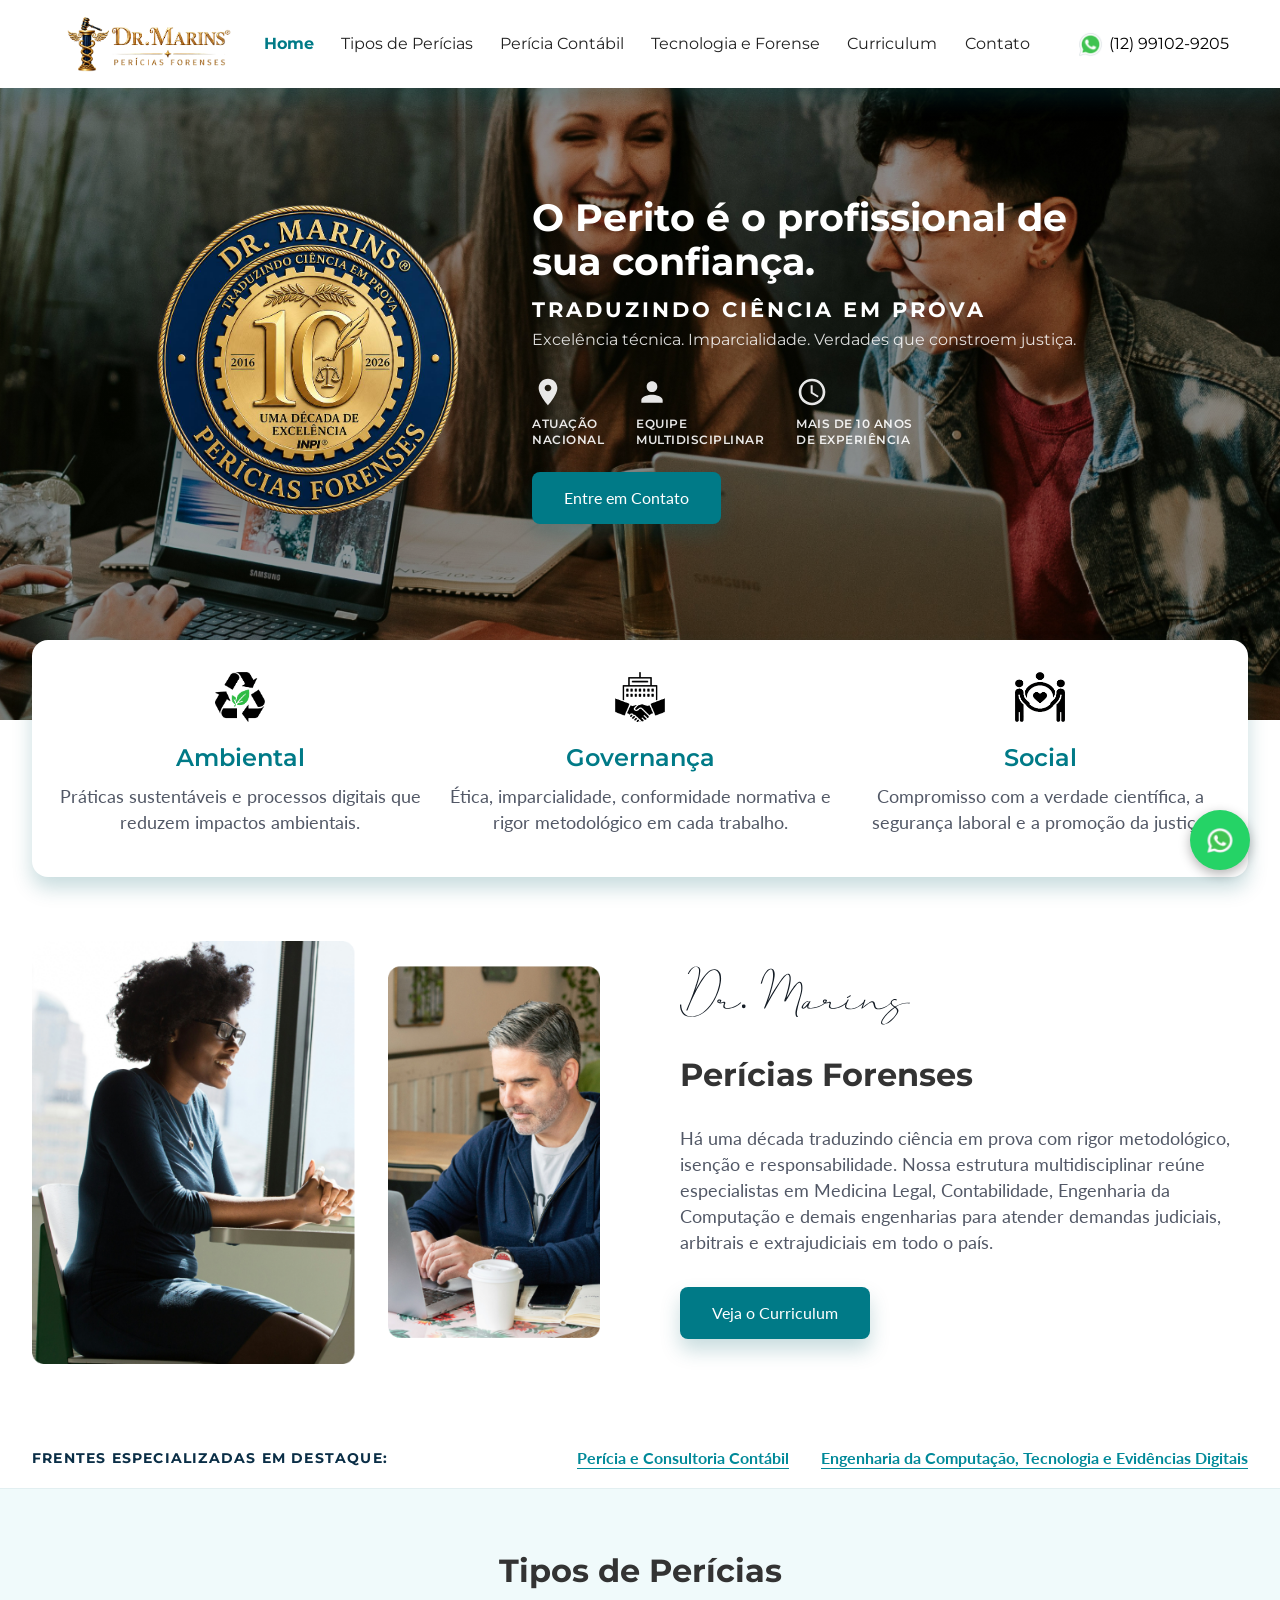
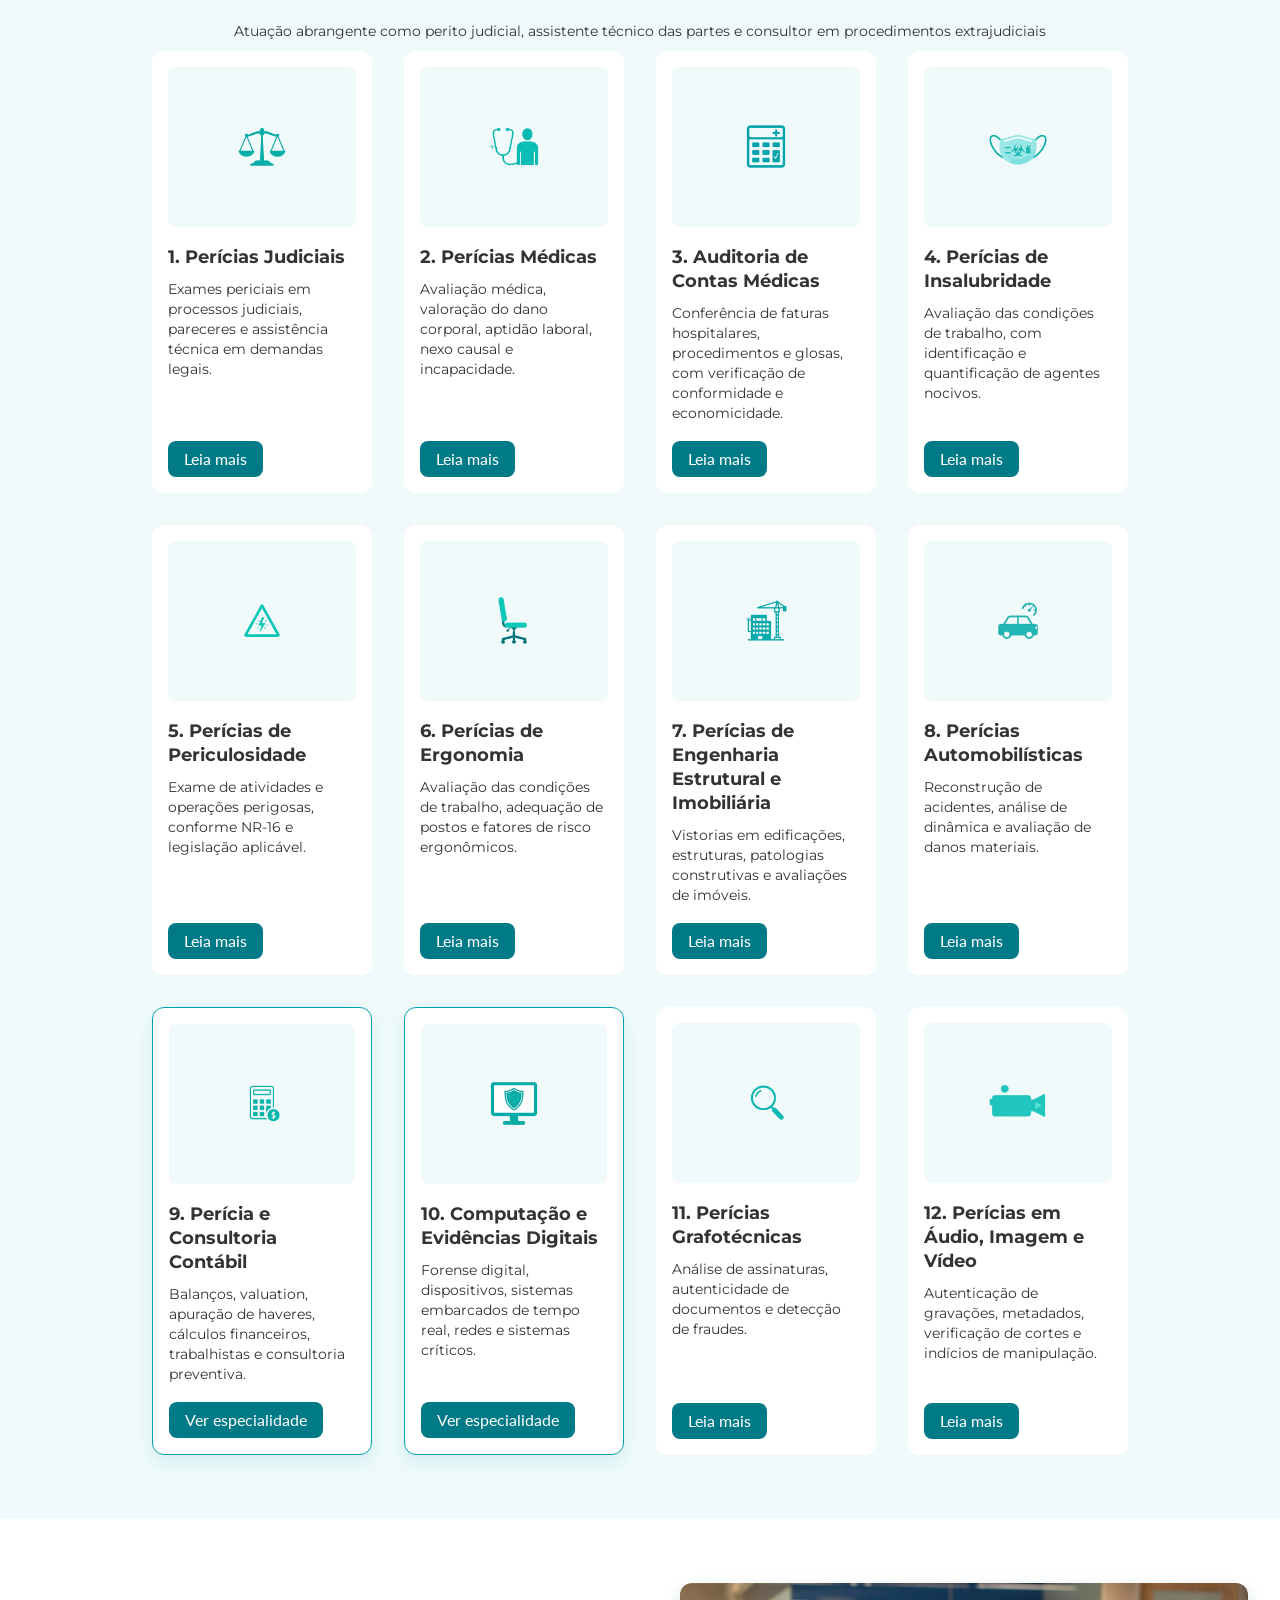
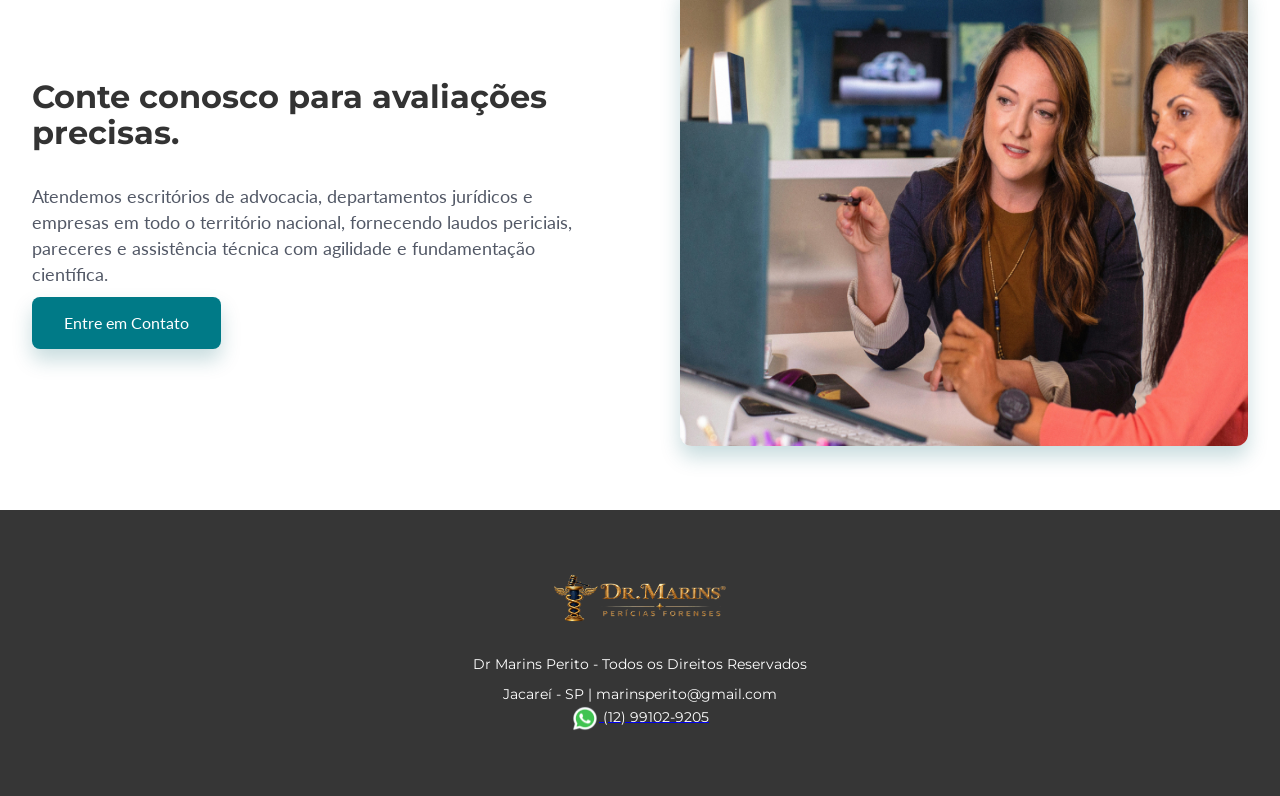
<file: index.html>
<!DOCTYPE html>
<html lang="pt-BR" data-wf-page="65ceaa5234e6f9adb3fc398d" data-wf-site="65ceaa5234e6f9adb3fc397f">
<head>
  <meta charset="utf-8">
  <title>Dr. Marins® Perícias Forenses | Perícia Contábil, Engenharia da Computação e Médica</title>
  <meta name="description" content="Perícias judiciais e extrajudiciais com atuação nacional: Perícia e Consultoria Contábil, Engenharia da Computação, Evidências Digitais, Sistemas Embarcados, Perícia Médica e Engenharia.">
  <link rel="canonical" href="https://drmarins.com.br/">
  <meta content="Dr. Marins® Perícias Forenses | Perícia Contábil, Engenharia da Computação e Médica" property="og:title">
  <meta content="Perícias judiciais e extrajudiciais com atuação nacional: Perícia e Consultoria Contábil, Engenharia da Computação, Evidências Digitais, Sistemas Embarcados, Perícia Médica e Engenharia." property="og:description">
  <meta content="https://drmarins.com.br/" property="og:url">
  <meta content="https://drmarins.com.br/images/selo.png" property="og:image">
  <meta content="website" property="og:type">
  <meta content="Dr. Marins® Perícias Forenses | Perícia Contábil, Engenharia da Computação e Médica" property="twitter:title">
  <meta content="width=device-width, initial-scale=1" name="viewport">
  <link href="css/normalize.css" rel="stylesheet" type="text/css">
  <link href="css/webflow.css" rel="stylesheet" type="text/css">
  <link href="css/dr-marins-perito.webflow.css" rel="stylesheet" type="text/css">
  <link href="https://fonts.googleapis.com" rel="preconnect">
  <link href="https://fonts.gstatic.com" rel="preconnect" crossorigin="anonymous">
  <link href="https://fonts.googleapis.com/css2?family=Lato:ital,wght@0,400;0,700;1,400&family=Montserrat:wght@500;600;700;800&display=swap" rel="stylesheet">
  <script type="text/javascript">!function(o,c){var n=c.documentElement,t=" w-mod-";n.className+=t+"js",("ontouchstart"in o||o.DocumentTouch&&c instanceof DocumentTouch)&&(n.className+=t+"touch")}(window,document);</script>
  <link href="images/favicon.ico" rel="shortcut icon" type="image/x-icon">
  <link href="images/webclip.png" rel="apple-touch-icon">
  <style>
.body { position:relative!important; }

/* Hero Layout com Selo */
.hero-container {
  display: flex;
  align-items: center;
  justify-content: center;
  gap: 4rem;
  max-width: 1200px;
  margin: 0 auto;
}

.hero-selo-wrapper {
  flex: 0 0 auto;
  max-width: 320px;
}

.hero-selo {
  width: 100%;
  height: auto;
  filter: drop-shadow(0 10px 30px rgba(0,0,0,0.3));
  animation: float 6s ease-in-out infinite;
}

@keyframes float {
  0%, 100% { transform: translateY(0px); }
  50% { transform: translateY(-10px); }
}

.hero-content {
  flex: 1;
  max-width: 600px;
}

/* Hero styles */
.hero-diferenciais { display: flex; justify-content: flex-start; gap: 2rem; margin: 1.5rem 0; flex-wrap: wrap; }
.hero-diferencial-item { display: flex; flex-direction: column; align-items: flex-start; text-align: left; }
.hero-diferencial-icon { width: 32px; height: 32px; margin-bottom: 0.5rem; opacity: 0.9; color: white; }
.hero-diferencial-text { font-size: 0.75rem; font-weight: 600; letter-spacing: 0.5px; text-transform: uppercase; line-height: 1.3; color: rgba(255,255,255,0.9); }
.hero-subtitle { font-size: 1.3rem; font-weight: 700; letter-spacing: 3px; text-transform: uppercase; margin-bottom: 0.5rem; color: white; }
.hero-tagline { font-size: 1rem; font-weight: 400; margin-bottom: 1.5rem; color: rgba(255,255,255,0.85); line-height: 1.5; }

/* Desktop */
@media screen and (min-width: 992px) {
  .hero-selo-wrapper {
    order: 0; /* Esquerda no desktop */
  }
  .hero-content {
    order: 1; /* Direita no desktop */
  }
}

/* Mobile Hero - Selo embaixo */
@media screen and (max-width: 991px) {
  .hero-container {
    flex-direction: column;
    gap: 1.5rem;
  }
  
  .hero-selo-wrapper {
    max-width: 170px;
    order: 1; /* Por último no mobile */
    margin-top: 1rem;
  }
  
  .hero-content {
    text-align: center;
    order: 0; /* Primeiro no mobile */
  }
}

/* Ajustes Mobile Consolidados */
@media screen and (max-width: 767px) { 
  .section-hero-home { margin-top: 90px; }
  .hero-container {
    gap: 1rem;
    padding: 1rem;
  }
  .section-hero-home .padding-section-large {
    padding-top: 3rem;
    padding-bottom: 3rem;
  }
  .hero-content {
    padding-left: 1rem;
    padding-right: 1rem;
  }
  .section-hero-home h1 { 
    font-size: 1.6rem !important;
    line-height: 1.2 !important;
    letter-spacing: -0.5px !important;
    margin-bottom: 0.75rem !important;
  }
  .hero-subtitle { 
    font-size: 1rem; 
    letter-spacing: 2px;
    margin-bottom: 0.25rem;
  }
  .hero-tagline { 
    font-size: 0.9rem;
    line-height: 1.4;
    margin-bottom: 1rem;
  }
  .hero-diferenciais { 
    justify-content: center;
    gap: 1.5rem; 
    margin: 1.5rem 0; 
  }
  .hero-diferencial-item { 
    align-items: center;
    text-align: center;
    max-width: 100px; 
  }
  .hero-diferencial-icon { 
    width: 28px; 
    height: 28px; 
    margin-bottom: 0.4rem;
  }
  .hero-diferencial-text { 
    font-size: 0.65rem; 
    letter-spacing: 0.3px;
    line-height: 1.2;
  }
  .hero-content .cta-button-primary {
    padding: 0.75rem 1.5rem;
    font-size: 0.9rem;
    margin-bottom: 1rem;
  }
}

/* Cards layout - FLEXBOX com centralização */
.pericia-item-wrapper {
  display: flex;
  flex-wrap: wrap;
  justify-content: center;
  gap: 2rem;
}

.collection-item {
  flex: 0 1 calc(20% - 1.6rem);
  min-width: 220px;
  max-width: 280px;
  margin-bottom: 0 !important;
}

/* Responsivo */
@media screen and (max-width: 1200px) {
  .collection-item {
    flex: 0 1 calc(25% - 1.5rem);
  }
}

@media screen and (max-width: 991px) {
  .collection-item {
    flex: 0 1 calc(33.333% - 1.33rem);
  }
}

@media screen and (max-width: 767px) {
  .collection-item {
    flex: 0 1 calc(50% - 1rem);
    min-width: 160px;
  }
}

@media screen and (max-width: 479px) {
  .collection-item {
    flex: 0 1 100%;
    max-width: 100%;
  }
}

/* Modal styles */
.pericias-modal { display: none; position: fixed; top: 0; left: 0; width: 100%; height: 100%; z-index: 9999; }
.pericias-modal.active { display: block; }
.pericias-modal-bg { position: absolute; top: 0; left: 0; width: 100%; height: 100%; background: rgba(0,0,0,0.7); cursor: pointer; }
.pericias-modal-content { position: relative; background: white; width: min(92vw, 800px); max-width: 800px; max-height: 80vh; overflow-y: auto; margin: 10vh auto; padding: 2.5rem 2rem 2rem; border-radius: 8px; z-index: 10000; }
.pericias-modal-close { position: absolute; top: 0.5rem; right: 0.5rem; width: 44px; height: 44px; padding: 10px; box-sizing: border-box; cursor: pointer; border-radius: 6px; }
</style>
</head>
<body class="body">
  <div data-animation="default" class="navbar-component drop-shadow w-nav" data-easing2="ease" fs-scrolldisable-element="smart-nav" data-easing="ease" data-collapse="medium" data-w-id="f45046bb-0dfd-668d-4f1b-164433b4af99" role="banner" data-duration="400">
    <div class="navbar-container">
      <a href="index.html" aria-current="page" class="navbar-logo-link w-nav-brand w--current"><img src="images/logo.png" width="180" height="48" fetchpriority="high" alt="Dr. Marins Perícias Forenses" class="navbar-logo"></a>
      <nav role="navigation" id="w-node-f45046bb-0dfd-668d-4f1b-164433b4af9d-33b4af99" class="navbar-menu is-page-height-tablet w-nav-menu">
        <a href="index.html" aria-current="page" class="navbar2_link w-nav-link w--current">Home</a>
        <a href="#tipos-pericias" class="navbar2_link w-nav-link">Tipos de Perícias</a>
        <a href="pericia-contabil.html" class="navbar2_link w-nav-link">Perícia Contábil</a>
        <a href="tecnologia-e-forense.html" class="navbar2_link w-nav-link">Tecnologia e Forense</a>
        <a href="curriculum.html" class="navbar2_link w-nav-link">Curriculum</a>
        <a href="contato.html" class="navbar2_link w-nav-link">Contato</a>
        <div class="navbar-menu-whatsapp-mobile">
          <a href="https://api.whatsapp.com/send?phone=5512991029205&amp;text=Ol%C3%A1!%20Cheguei%20pelo%20seu%20site%20e%20estou%20interessado%20no%20seu%20servi%C3%A7o%20de%20per%C3%ADcias." target="_blank" rel="noopener noreferrer" class="navbar2_link w-inline-block"><img src="images/WhatsApp.png" loading="lazy" width="28" height="28" alt="WhatsApp" class="icon whatsapp">
            <div class="nav-link-wpp">(12) 99102-9205</div>
          </a>
        </div>
      </nav>
      <div id="w-node-f45046bb-0dfd-668d-4f1b-164433b4afaa-33b4af99" class="navbar-button-wrapper">
        <div class="navbar-menu-whatsapp-desktop">
          <div class="div-block">
            <a id="w-node-_8d375f49-f536-0a98-4c67-4a10ba751bd9-33b4af99" href="https://api.whatsapp.com/send?phone=5512991029205&amp;text=Ol%C3%A1!%20Cheguei%20pelo%20seu%20site%20e%20estou%20interessado%20no%20seu%20servi%C3%A7o%20de%20per%C3%ADcias." target="_blank" rel="noopener noreferrer" class="navbar2_link w-inline-block"><img src="images/WhatsApp.png" loading="lazy" width="28" height="28" alt="WhatsApp" class="icon whatsapp">
              <div class="nav-link-wpp">(12) 99102-9205</div>
            </a>
          </div>
        </div>
        <div class="navbar-menu-button w-nav-button" aria-label="Menu de navegação" role="button" tabindex="0">
          <div class="menu-icon2">
            <div class="menu-icon2_line-top"></div>
            <div class="menu-icon2_line-middle"><div class="menu-icon_line-middle-inner"></div></div>
            <div class="menu-icon2_line-bottom"></div>
          </div>
        </div>
      </div>
    </div>
  </div>

  <main>
  <!-- HERO SECTION COM SELO -->
  <header class="section-hero-home">
    <div class="container-large">
      <div class="padding-section-large">
        <div class="hero-container">
          
          <!-- SELO 10 ANOS -->
          <div class="hero-selo-wrapper">
            <img src="images/selo.png"
                 width="320"
                 height="320"
                 fetchpriority="high"
                 decoding="async"
                 alt="Dr. Marins - 10 Anos de Excelência 2016-2026" 
                 class="hero-selo">
          </div>
          
          <!-- CONTEÚDO DA HERO -->
          <div class="hero-content">
            <h1 class="text-color-white margin-bottom margin-small">O Perito é o profissional de sua confiança.</h1>
            <p class="hero-subtitle">TRADUZINDO CIÊNCIA EM PROVA</p>
            <p class="hero-tagline">Excelência técnica. Imparcialidade. Verdades que constroem justiça.</p>
            
            <div class="hero-diferenciais">
              <div class="hero-diferencial-item">
                <svg class="hero-diferencial-icon" viewBox="0 0 24 24" fill="currentColor"><path d="M12 2C8.13 2 5 5.13 5 9c0 5.25 7 13 7 13s7-7.75 7-13c0-3.87-3.13-7-7-7zm0 9.5c-1.38 0-2.5-1.12-2.5-2.5s1.12-2.5 2.5-2.5 2.5 1.12 2.5 2.5-1.12 2.5-2.5 2.5z"/></svg>
                <span class="hero-diferencial-text">ATUAÇÃO<br>NACIONAL</span>
              </div>
              <div class="hero-diferencial-item">
                <svg class="hero-diferencial-icon" viewBox="0 0 24 24" fill="currentColor"><path d="M12 12c2.21 0 4-1.79 4-4s-1.79-4-4-4-4 1.79-4 4 1.79 4 4 4zm0 2c-2.67 0-8 1.34-8 4v2h16v-2c0-2.66-5.33-4-8-4z"/></svg>
                <span class="hero-diferencial-text">EQUIPE<br>MULTIDISCIPLINAR</span>
              </div>
              <div class="hero-diferencial-item">
                <svg class="hero-diferencial-icon" viewBox="0 0 24 24" fill="currentColor"><path d="M11.99 2C6.47 2 2 6.48 2 12s4.47 10 9.99 10C17.52 22 22 17.52 22 12S17.52 2 11.99 2zM12 20c-4.42 0-8-3.58-8-8s3.58-8 8-8 8 3.58 8 8-3.58 8-8 8zm.5-13H11v6l5.25 3.15.75-1.23-4.5-2.67z"/></svg>
                <span class="hero-diferencial-text">MAIS DE 10 ANOS<br>DE EXPERIÊNCIA</span>
              </div>
            </div>
            
            <a href="contato.html" class="cta-button-primary drop-shadow w-button">Entre em Contato</a>
          </div>
          
        </div>
      </div>
    </div>
  </header>

  <!-- ESG SECTION -->
  <section class="section-esg-home" aria-label="Pilares ESG">
    <div class="container-large">
      <div class="esg-wrapper drop-shadow">
        <div class="esg-item"><img src="images/icone-ambiental.png" width="50" height="50" loading="lazy" alt="Pilar Ambiental" class="esg-icon">
          <h2 class="esg-item-heading" style="font-size: 1.5rem; line-height: 1.3; margin-top: 20px; margin-bottom: 10px;">Ambiental</h2>
          <p class="text-size-medium esg-item-text text-align-center">Práticas sustentáveis e processos digitais que reduzem impactos ambientais.</p>
        </div>
        <div class="esg-item"><img src="images/icone-governanca.png" width="50" height="50" loading="lazy" alt="Pilar de Governança" class="esg-icon">
          <h2 class="esg-item-heading" style="font-size: 1.5rem; line-height: 1.3; margin-top: 20px; margin-bottom: 10px;">Governança</h2>
          <p class="text-size-medium esg-item-text text-align-center">Ética, imparcialidade, conformidade normativa e rigor metodológico em cada trabalho.</p>
        </div>
        <div class="esg-item"><img src="images/icone-social.png" width="50" height="50" loading="lazy" alt="Pilar Social" class="esg-icon">
          <h2 class="esg-item-heading" style="font-size: 1.5rem; line-height: 1.3; margin-top: 20px; margin-bottom: 10px;">Social</h2>
          <p class="text-size-medium esg-item-text text-align-center">Compromisso com a verdade científica, a segurança laboral e a promoção da justiça.</p>
        </div>
      </div>
    </div>
  </section>

  <!-- CURRICULUM SECTION -->
  <section class="section-curriculum">
    <div class="container-large">
      <div class="padding-section-large">
        <div class="w-layout-grid img-text-flexwrapper">
          <div class="image-flexwrapper">
            <img src="images/img-2-section-home.png" width="694" height="520" loading="lazy" sizes="(max-width: 479px) 100vw, (max-width: 767px) 92vw, (max-width: 991px) 94vw, 43vw" srcset="images/img-2-section-home-p-500.png 500w, images/img-2-section-home.png 694w" alt="Atuação multidisciplinar em perícias forenses" class="header1_image">
          </div>
          <div class="content-flexwrapper">
            <img src="images/assinatura-dr-marins.svg" loading="lazy" alt="Assinatura Dr. Marins" class="margin-bottom margin-medium">
            <h2 class="margin-bottom margin-medium">Perícias Forenses</h2>
            <p class="text-size-medium margin-bottom margin-medium">Há uma década traduzindo ciência em prova com rigor metodológico, isenção e responsabilidade. Nossa estrutura multidisciplinar reúne especialistas em Medicina Legal, Contabilidade, Engenharia da Computação e demais engenharias para atender demandas judiciais, arbitrais e extrajudiciais em todo o país.</p>
            <a href="curriculum.html" class="cta-button-primary drop-shadow w-button">Veja o Curriculum</a>
          </div>
        </div>
      </div>
    </div>
  </section>

  <!-- BARRA DE ACESSO RÁPIDO ÀS FRENTES EM DESTAQUE -->
  <div class="specialty-Switch-bar">
    <div class="specialty-switch-inner">
      <p class="specialty-switch-label">Frentes Especializadas em Destaque:</p>
      <div class="specialty-switch-links">
        <a href="pericia-contabil.html" class="specialty-pill-link">Perícia e Consultoria Contábil</a>
        <a href="tecnologia-e-forense.html" class="specialty-pill-link">Engenharia da Computação, Tecnologia e Evidências Digitais</a>
      </div>
    </div>
  </div>

  <!-- TIPOS DE PERÍCIAS SECTION -->
  <section id="tipos-pericias" class="section-tipos-pericia-home">
    <div class="container-large">
      <div class="padding-section-large">
        <div class="pericia-cards-wrapper">
          <h2 class="text-align-center margin-bottom margin-medium">Tipos de Perícias</h2>
          <p class="text-align-center margin-bottom margin-large">Atuação abrangente como perito judicial, assistente técnico das partes e consultor em procedimentos extrajudiciais</p>
          <div class="w-dyn-list">
            <div role="list" class="pericia-item-wrapper w-dyn-items">

              <!-- CARD 1: PERÍCIAS JUDICIAIS -->
              <div role="listitem" class="collection-item w-dyn-item">
                <div class="pericia-item">
                  <div class="icon-pericias-wrapper"><img src="images/icon-pericias-judiciais.png" loading="lazy" alt="Ícone Perícias Judiciais" class="icon-pericias"></div>
                  <div class="pericia-card-content">
                    <h4 class="heading-style-h5">1. Perícias Judiciais</h4>
                    <p class="text-align-left">Exames periciais em processos judiciais, pareceres e assistência técnica em demandas legais.</p>
                  </div>
                  <button class="cta-button-secondary w-button modal-trigger">Leia mais</button>
                  
                  <div class="pericias-modal">
                    <div class="pericias-modal-bg"></div>
                    <div class="pericias-modal-content">
                      <img src="images/X.png" loading="lazy" alt="Fechar modal" class="pericias-modal-close">
                      <h3 class="heading-2">Perícias Judiciais</h3>
                      <div class="rich-text-block-2 w-richtext">
                        <p>Atuação em processos judiciais e arbitrais em todas as instâncias, fornecendo laudos e pareceres claros, precisos e fundamentados para apoiar o Operador do Direito na condução estratégica da demanda.</p>
                        <br>
                        <p>Nossa equipe multidisciplinar está preparada para atender às mais diversas necessidades processuais, sempre com compromisso, imparcialidade e foco na verdade científica e na justiça.</p>
                        <br>
                        <p>Atuamos como peritos oficiais nomeados pelo Juízo, assistentes técnicos indicados pelas partes e peritos extrajudiciais em procedimentos de conciliação e mediação.</p>
                      </div>
                    </div>
                  </div>
                </div>
              </div>

              <!-- CARD 2: PERÍCIAS MÉDICAS -->
              <div role="listitem" class="collection-item w-dyn-item">
                <div class="pericia-item">
                  <div class="icon-pericias-wrapper"><img src="images/icon-pericias-medicas.png" loading="lazy" alt="Ícone Perícias Médicas" class="icon-pericias"></div>
                  <div class="pericia-card-content">
                    <h4 class="heading-style-h5">2. Perícias Médicas</h4>
                    <p class="text-align-left">Avaliação médica, valoração do dano corporal, aptidão laboral, nexo causal e incapacidade.</p>
                  </div>
                  <button class="cta-button-secondary w-button modal-trigger">Leia mais</button>
                  
                  <div class="pericias-modal">
                    <div class="pericias-modal-bg"></div>
                    <div class="pericias-modal-content">
                      <img src="images/X.png" loading="lazy" alt="Fechar modal" class="pericias-modal-close">
                      <h3 class="heading-2">Perícias Médicas</h3>
                      <div class="rich-text-block-2 w-richtext">
                        <p>Avaliação médica, valoração do dano corporal, aptidão laboral, nexo causal, incapacidade e demais questões com base científica e imparcial.</p>
                        <br>
                        <blockquote>"A perícia médica é o conjunto de procedimentos técnicos que tem por finalidade a emissão de laudo sobre questões médicas, mediante exame, vistoria, indagação, investigação, arbitramento, avaliação ou certificação."</blockquote>
                        <br>
                        <p>A Perícia Médica determina o estado de saúde do periciado e sua capacidade, incapacidade ou redução de capacidade geral e/ou laborativa. É aplicada sempre que houver a necessidade de se valorar o dano corporal e a causa do sinistro/doença que motiva a demanda.</p>
                        <br>
                        <p>Imprescindível em ações indenizatórias trabalhista, cível, securitária e inclusive ações de erro médico.</p>
                      </div>
                    </div>
                  </div>
                </div>
              </div>

              <!-- CARD 3: AUDITORIA DE CONTAS MÉDICAS -->
              <div role="listitem" class="collection-item w-dyn-item">
                <div class="pericia-item">
                  <div class="icon-pericias-wrapper"><img src="images/icon-auditoria.png" loading="lazy" alt="Ícone Auditoria de Contas Médicas" class="icon-pericias"></div>
                  <div class="pericia-card-content">
                    <h4 class="heading-style-h5">3. Auditoria de Contas Médicas</h4>
                    <p class="text-align-left">Conferência de faturas hospitalares, procedimentos e glosas, com verificação de conformidade e economicidade.</p>
                  </div>
                  <button class="cta-button-secondary w-button modal-trigger">Leia mais</button>
                  
                  <div class="pericias-modal">
                    <div class="pericias-modal-bg"></div>
                    <div class="pericias-modal-content">
                      <img src="images/X.png" loading="lazy" alt="Fechar modal" class="pericias-modal-close">
                      <h3 class="heading-2">Auditoria de Contas Médicas</h3>
                      <div class="rich-text-block-2 w-richtext">
                        <p>Cotidianamente a auditoria de contas médicas é uma ferramenta estratégica, usada para a manutenção das atividades financeiras. Além disso, ajuda no apontamento de melhorias relacionadas aos serviços médicos hospitalares ofertados.</p>
                        <br>
                        <p>A perícia de auditoria de contas hospitalares é um processo de conferência da conta hospitalar para identificar se todos os itens cobrados estão de acordo com o atendimento realizado em serviços de saúde, evitando disparidades entre a cobrança apresentada e o efetivo serviço prestado.</p>
                        <br>
                        <p>Dr.Marins® dispõe de equipe multiprofissional composta por médicos e enfermeiros auditores, profissionais capacitados e com vasta experiência no setor.</p>
                      </div>
                    </div>
                  </div>
                </div>
              </div>

              <!-- CARD 4: PERÍCIAS DE INSALUBRIDADE -->
              <div role="listitem" class="collection-item w-dyn-item">
                <div class="pericia-item">
                  <div class="icon-pericias-wrapper"><img src="images/icon-insalubridade.png" loading="lazy" alt="Ícone Perícias de Insalubridade" class="icon-pericias"></div>
                  <div class="pericia-card-content">
                    <h4 class="heading-style-h5">4. Perícias de Insalubridade</h4>
                    <p class="text-align-left">Avaliação das condições de trabalho, com identificação e quantificação de agentes nocivos.</p>
                  </div>
                  <button class="cta-button-secondary w-button modal-trigger">Leia mais</button>
                  
                  <div class="pericias-modal">
                    <div class="pericias-modal-bg"></div>
                    <div class="pericias-modal-content">
                      <img src="images/X.png" loading="lazy" alt="Fechar modal" class="pericias-modal-close">
                      <h3 class="heading-2">Perícias de Insalubridade</h3>
                      <div class="rich-text-block-2 w-richtext">
                        <p>Avaliação das condições ambientais de trabalho, com identificação de agentes nocivos e emissão de laudos conforme a legislação vigente.</p>
                        <br>
                        <p>Investiga e analisa informações colhidas no ambiente de trabalho, apresentando conclusões sobre condições de insalubridade. A perícia é de essencial importância para a segurança do trabalhador, identificando agentes químicos, físicos e biológicos que possam causar danos à saúde.</p>
                        <br>
                        <ul>
                          <li>Análise e quantificação dos riscos no exercício das funções profissionais</li>
                          <li>Garantia da preservação da saúde e integridade física dos profissionais</li>
                          <li>Proteção das empresas de possíveis implicações jurídicas ou legais</li>
                          <li>Comprovação do direito ao adicional de insalubridade</li>
                        </ul>
                      </div>
                    </div>
                  </div>
                </div>
              </div>

              <!-- CARD 5: PERÍCIAS DE PERICULOSIDADE -->
              <div role="listitem" class="collection-item w-dyn-item">
                <div class="pericia-item">
                  <div class="icon-pericias-wrapper"><img src="images/icon-periculosidade.png" loading="lazy" alt="Ícone Perícias de Periculosidade" class="icon-pericias"></div>
                  <div class="pericia-card-content">
                    <h4 class="heading-style-h5">5. Perícias de Periculosidade</h4>
                    <p class="text-align-left">Exame de atividades e operações perigosas, conforme NR-16 e legislação aplicável.</p>
                  </div>
                  <button class="cta-button-secondary w-button modal-trigger">Leia mais</button>
                  
                  <div class="pericias-modal">
                    <div class="pericias-modal-bg"></div>
                    <div class="pericias-modal-content">
                      <img src="images/X.png" loading="lazy" alt="Fechar modal" class="pericias-modal-close">
                      <h3 class="heading-2">Perícias de Periculosidade</h3>
                      <div class="rich-text-block-2 w-richtext">
                        <p>Exame de atividades e operações perigosas, conforme NR-16 e legislação aplicável, com emissão de laudos fundamentados.</p>
                        <br>
                        <p>A perícia de periculosidade avalia se a atividade desenvolvida pelo trabalhador expõe o mesmo a riscos que justifiquem o recebimento do adicional de periculosidade, conforme previsto na legislação trabalhista.</p>
                        <br>
                        <p>São consideradas atividades perigosas aquelas que envolvem:</p>
                        <ul>
                          <li>Explosivos e inflamáveis</li>
                          <li>Energia elétrica</li>
                          <li>Motocicleta para deslocamento</li>
                          <li>Trabalho em altura</li>
                          <li>Atividades com risco de assalto</li>
                        </ul>
                      </div>
                    </div>
                  </div>
                </div>
              </div>

              <!-- CARD 6: PERÍCIAS DE ERGONOMIA -->
              <div role="listitem" class="collection-item w-dyn-item">
                <div class="pericia-item">
                  <div class="icon-pericias-wrapper"><img src="images/icon-ergonomia.png" loading="lazy" alt="Ícone Perícias de Ergonomia" class="icon-pericias"></div>
                  <div class="pericia-card-content">
                    <h4 class="heading-style-h5">6. Perícias de Ergonomia</h4>
                    <p class="text-align-left">Avaliação das condições de trabalho, adequação de postos e fatores de risco ergonômicos.</p>
                  </div>
                  <button class="cta-button-secondary w-button modal-trigger">Leia mais</button>
                  
                  <div class="pericias-modal">
                    <div class="pericias-modal-bg"></div>
                    <div class="pericias-modal-content">
                      <img src="images/X.png" loading="lazy" alt="Fechar modal" class="pericias-modal-close">
                      <h3 class="heading-2">Perícias de Ergonomia</h3>
                      <div class="rich-text-block-2 w-richtext">
                        <p>Avaliação das condições de trabalho, adequação de postos, levantamento de fatores de risco ergonômicos e recomendações para ambientes mais seguros.</p>
                        <br>
                        <p>Investiga e analisa a relação entre o homem e os meios, métodos e espaços de trabalho. Tendo como objetivo elaborar, mediante a contribuição de diversas disciplinas científicas, uma melhor adaptação ao homem dos meios tecnológicos e dos ambientes de trabalho.</p>
                        <br>
                        <blockquote>"Conforme a IEA (International Ergonomic Association), os ergonomistas contribuem para o planejamento, projeto e a avaliação de tarefas, postos de trabalho, produtos, ambientes e sistemas, de modo a torná-los compatíveis com as necessidades, habilidades e limitações das pessoas."</blockquote>
                        <br>
                        <p>Com a perícia ergonômica, será possível reconhecer possíveis riscos ocupacionais, garantir a preservação da saúde dos profissionais e melhorar o ambiente de trabalho.</p>
                      </div>
                    </div>
                  </div>
                </div>
              </div>

              <!-- CARD 7: PERÍCIAS DE ENGENHARIA -->
              <div role="listitem" class="collection-item w-dyn-item">
                <div class="pericia-item">
                  <div class="icon-pericias-wrapper"><img src="images/icon-engenharia.png" loading="lazy" alt="Ícone Perícias de Engenharia Estrutural e Imobiliária" class="icon-pericias"></div>
                  <div class="pericia-card-content">
                    <h4 class="heading-style-h5">7. Perícias de Engenharia Estrutural e Imobiliária</h4>
                    <p class="text-align-left">Vistorias em edificações, estruturas, patologias construtivas e avaliações de imóveis.</p>
                  </div>
                  <button class="cta-button-secondary w-button modal-trigger">Leia mais</button>
                  
                  <div class="pericias-modal">
                    <div class="pericias-modal-bg"></div>
                    <div class="pericias-modal-content">
                      <img src="images/X.png" loading="lazy" alt="Fechar modal" class="pericias-modal-close">
                      <h3 class="heading-2">Perícias de Engenharia Estrutural e Imobiliária</h3>
                      <div class="rich-text-block-2 w-richtext">
                        <p>Vistorias e exames em edificações, estruturas, patologias construtivas, inspeções prediais, avaliações de imóveis e elaboração de laudos de engenharia.</p>
                        <br>
                        <p>A perícia na Engenharia é de essencial importância para a segurança do usuário de edificações, já que através dela é feita a prevenção de possíveis desastres. Isso é feito por meio de laudos e estudos aprofundados que detectam o grau de comprometimento de estruturas.</p>
                        <br>
                        <p>Tendo como objetivo avaliar, solucionar problemas, ajudar com a manutenção e evitar falhas na construção, os laudos técnicos de engenharia são documentos necessários para qualquer empreendimento.</p>
                        <br>
                        <p>Laudo e perícia de engenharia são imprescindíveis para ajudar na solução de um conflito e podem ser utilizados como um recurso para uma elucidação no ambiente técnico.</p>
                      </div>
                    </div>
                  </div>
                </div>
              </div>

              <!-- CARD 8: PERÍCIAS AUTOMOBILÍSTICAS -->
              <div role="listitem" class="collection-item w-dyn-item">
                <div class="pericia-item">
                  <div class="icon-pericias-wrapper"><img src="images/icon-automobilistica.png" loading="lazy" alt="Ícone Perícias Automobilísticas" class="icon-pericias"></div>
                  <div class="pericia-card-content">
                    <h4 class="heading-style-h5">8. Perícias Automobilísticas</h4>
                    <p class="text-align-left">Reconstrução de acidentes, análise de dinâmica e avaliação de danos materiais.</p>
                  </div>
                  <button class="cta-button-secondary w-button modal-trigger">Leia mais</button>
                  
                  <div class="pericias-modal">
                    <div class="pericias-modal-bg"></div>
                    <div class="pericias-modal-content">
                      <img src="images/X.png" loading="lazy" alt="Fechar modal" class="pericias-modal-close">
                      <h3 class="heading-2">Perícias Automobilísticas</h3>
                      <div class="rich-text-block-2 w-richtext">
                        <p>Reconstrução de acidentes, análise de dinâmica, avaliação de danos materiais, verificação de falhas mecânicas e cálculo de velocidade.</p>
                        <br>
                        <p>A perícia automobilística é fundamental em processos de indenização por acidentes de trânsito, investigação de crimes de trânsito e análise de responsabilidade civil.</p>
                        <br>
                        <p>Através de técnicas avançadas de reconstrução de acidentes, é possível determinar:</p>
                        <ul>
                          <li>A dinâmica do evento</li>
                          <li>As velocidades envolvidas</li>
                          <li>Os danos causados aos veículos</li>
                          <li>Eventuais falhas mecânicas que contribuíram para o sinistro</li>
                          <li>Causas e circunstâncias do acidente</li>
                        </ul>
                      </div>
                    </div>
                  </div>
                </div>
              </div>

              <!-- CARD 9: PERÍCIA E CONSULTORIA CONTÁBIL -->
              <div role="listitem" class="collection-item w-dyn-item">
                <div class="pericia-item is-featured-specialty">
                  <div class="icon-pericias-wrapper"><img src="images/icon-contabil.png" loading="lazy" alt="Ícone Perícia e Consultoria Contábil" class="icon-pericias"></div>
                  <div class="pericia-card-content">
                    <h4 class="heading-style-h5">9. Perícia e Consultoria Contábil</h4>
                    <p class="text-align-left">Balanços, valuation, apuração de haveres, cálculos financeiros, trabalhistas e consultoria preventiva.</p>
                  </div>
                  <a href="pericia-contabil.html" class="cta-button-secondary w-button">Ver especialidade</a>
                </div>
              </div>

              <!-- CARD 10: ENGENHARIA DA COMPUTAÇÃO E EVIDÊNCIAS DIGITAIS -->
              <div role="listitem" class="collection-item w-dyn-item">
                <div class="pericia-item is-featured-specialty">
                  <div class="icon-pericias-wrapper"><img src="images/icon-cyber.png" loading="lazy" alt="Ícone Engenharia da Computação e Evidências Digitais" class="icon-pericias"></div>
                  <div class="pericia-card-content">
                    <h4 class="heading-style-h5">10. Computação e Evidências Digitais</h4>
                    <p class="text-align-left">Forense digital, dispositivos, sistemas embarcados de tempo real, redes e sistemas críticos.</p>
                  </div>
                  <a href="tecnologia-e-forense.html" class="cta-button-secondary w-button">Ver especialidade</a>
                </div>
              </div>

              <!-- CARD 11: PERÍCIAS GRAFOTÉCNICAS -->
              <div role="listitem" class="collection-item w-dyn-item">
                <div class="pericia-item">
                  <div class="icon-pericias-wrapper"><img src="images/icon-grafotecnica.png" loading="lazy" alt="Ícone Perícias Grafotécnicas" class="icon-pericias"></div>
                  <div class="pericia-card-content">
                    <h4 class="heading-style-h5">11. Perícias Grafotécnicas</h4>
                    <p class="text-align-left">Análise de assinaturas, autenticidade de documentos e detecção de fraudes.</p>
                  </div>
                  <button class="cta-button-secondary w-button modal-trigger">Leia mais</button>
                  
                  <div class="pericias-modal">
                    <div class="pericias-modal-bg"></div>
                    <div class="pericias-modal-content">
                      <img src="images/X.png" loading="lazy" alt="Fechar modal" class="pericias-modal-close">
                      <h3 class="heading-2">Perícias Grafotécnicas</h3>
                      <div class="rich-text-block-2 w-richtext">
                        <p>Análise de assinaturas, autenticidade de documentos, identificação de autoria, comparação gráfica e detecção de fraudes e adulterações.</p>
                        <br>
                        <p>A perícia grafotécnica é fundamental em processos que envolvem questões de autoria de documentos, falsificações de assinaturas e reconhecimento de letra.</p>
                        <br>
                        <p>Através de exame técnico-científico, é possível determinar:</p>
                        <ul>
                          <li>Autenticidade de assinaturas</li>
                          <li>Identificação de autoria de documentos</li>
                          <li>Detecção de adulterações e fraudes documentais</li>
                          <li>Comparação gráfica entre escritos</li>
                          <li>Análise de documentos questionados</li>
                        </ul>
                      </div>
                    </div>
                  </div>
                </div>
              </div>

              <!-- CARD 12: PERÍCIAS EM ÁUDIO, IMAGEM E VÍDEO -->
              <div role="listitem" class="collection-item w-dyn-item">
                <div class="pericia-item">
                  <div class="icon-pericias-wrapper"><img src="images/icon-audio-video.png" loading="lazy" alt="Ícone Perícias em Áudio, Imagem e Vídeo" class="icon-pericias"></div>
                  <div class="pericia-card-content">
                    <h4 class="heading-style-h5">12. Perícias em Áudio, Imagem e Vídeo</h4>
                    <p class="text-align-left">Autenticação de gravações, metadados, verificação de cortes e indícios de manipulação.</p>
                  </div>
                  <button class="cta-button-secondary w-button modal-trigger">Leia mais</button>
                  
                  <div class="pericias-modal">
                    <div class="pericias-modal-bg"></div>
                    <div class="pericias-modal-content">
                      <img src="images/X.png" loading="lazy" alt="Fechar modal" class="pericias-modal-close">
                      <h3 class="heading-2">Perícias em Áudio, Imagem e Vídeo</h3>
                      <div class="rich-text-block-2 w-richtext">
                        <p>Exame pericial de gravações sonoras, fotografias e vídeos digitais, avaliando metadados, características de codificação, continuidade e eventuais indícios de montagem ou edição.</p>
                        <br>
                        <p>Com o uso frequente de mídias digitais como elemento probatório em processos cíveis, trabalhistas e criminais, a verificação técnica esclarece a confiabilidade do material apresentado nos autos.</p>
                        <br>
                        <p>Principais exames realizados pela equipe:</p>
                        <ul>
                          <li>Análise de cortes, edições, conversões e recodificações</li>
                          <li>Exame de metadados e parâmetros técnicos de captura</li>
                          <li>Tratamento acústico e transcrição técnica de diálogos</li>
                          <li>Comparação de locutores e análise de conteúdo audiovisual</li>
                        </ul>
                        <br>
                        <p><a href="tecnologia-e-forense.html" class="text-color-green text-weight-semibold">Conheça também nossa frente completa de Evidências Digitais e Engenharia da Computação →</a></p>
                      </div>
                    </div>
                  </div>
                </div>
              </div>

            </div>
          </div>
        </div>
      </div>
    </div>
  </section>

  <!-- CONTATO SECTION -->
  <section class="section-contato">
    <div class="container-large">
      <div class="padding-section-large">
        <div class="w-layout-grid img-text-flexwrapper">
          <div class="content-flexwrapper">
            <div class="margin-bottom margin-small">
              <h2 class="margin-bottom margin-medium">Conte conosco para avaliações precisas.</h2>
              <p class="text-size-medium">Atendemos escritórios de advocacia, departamentos jurídicos e empresas em todo o território nacional, fornecendo laudos periciais, pareceres e assistência técnica com agilidade e fundamentação científica.</p>
            </div>
            <div class="margin-top margin-medium">
              <div class="button-group">
                <a href="contato.html" class="cta-button-primary drop-shadow w-button">Entre em Contato</a>
              </div>
            </div>
          </div>
          <div class="image-flexwrapper"><img src="images/img-footer-home.jpg" width="694" height="463" loading="lazy" sizes="(max-width: 479px) 100vw, (max-width: 762px) 91vw, (max-width: 991px) 694px, 43vw" srcset="images/img-footer-home-p-500.jpg 500w, images/img-footer-home.jpg 694w" alt="Atendimento pericial para empresas e profissionais do Direito" class="round-corners drop-shadow"></div>
        </div>
      </div>
    </div>
  </section>
  </main>

  <!-- FOOTER -->
  <footer class="section-footer">
    <div class="padding-global">
      <div class="container-large">
        <div class="padding-section-large">
          <div class="footer-component">
            <div class="margin-bottom margin-xxlarge"><img src="images/logo.png" width="180" height="48" loading="lazy" alt="Dr. Marins Perícias Forenses" class="testimonial1_logo"></div>
            <div class="margin-vertical margin-medium">
              <p class="text-align-center text-color-white">Dr Marins Perito - Todos os Direitos Reservados</p>
              <p class="text-align-center text-color-white margin-top margin-small">
                <span>Jacareí - SP | marinsperito@gmail.com</span>
                <span style="display: block;margin:0 auto;">
                  <a href="https://api.whatsapp.com/send?phone=5512991029205&amp;text=Ol%C3%A1!%20Cheguei%20pelo%20seu%20site%20e%20estou%20interessado%20no%20seu%20servi%C3%A7o%20de%20per%C3%ADcias." target="_blank" rel="noopener noreferrer" class="w-inline-block"><img src="images/WhatsApp.png" loading="lazy" width="28" height="28" alt="WhatsApp" class="icon whatsapp">
                    <span class="footer-link-wpp" style="color: white;">(12) 99102-9205</span>
                  </a>
                </span>
              </p>
            </div>
          </div>
        </div>
      </div>
    </div>
  </footer>

  <!-- JavaScript para os Modais (com Acessibilidade WCAG 2.2) e Navegação -->
  <script>
    document.addEventListener('DOMContentLoaded', function() {
      const periciaItems = document.querySelectorAll('.pericia-item');
      let lastFocusedTrigger = null;

      function openModal(modal, trigger, closeBtn) {
        lastFocusedTrigger = trigger;
        modal.classList.add('active');
        modal.setAttribute('aria-hidden', 'false');
        document.body.style.overflow = 'hidden';
        if (closeBtn) {
          closeBtn.focus();
        }
      }

      function closeModal(modal) {
        modal.classList.remove('active');
        modal.setAttribute('aria-hidden', 'true');
        document.body.style.overflow = '';
        if (lastFocusedTrigger) {
          lastFocusedTrigger.focus();
          lastFocusedTrigger = null;
        }
      }
      
      periciaItems.forEach(function(item, index) {
        const trigger = item.querySelector('.modal-trigger');
        const modal = item.querySelector('.pericias-modal');
        const closeBtn = item.querySelector('.pericias-modal-close');
        const modalBg = item.querySelector('.pericias-modal-bg');
        const modalTitle = item.querySelector('.pericias-modal .heading-2');
        
        if (trigger && modal && closeBtn && modalBg) {
          const titleId = 'modal-title-' + (index + 1);
          if (modalTitle) modalTitle.id = titleId;

          modal.setAttribute('role', 'dialog');
          modal.setAttribute('aria-modal', 'true');
          modal.setAttribute('aria-hidden', 'true');
          if (modalTitle) modal.setAttribute('aria-labelledby', titleId);

          closeBtn.setAttribute('role', 'button');
          closeBtn.setAttribute('tabindex', '0');
          closeBtn.setAttribute('aria-label', 'Fechar janela de detalhes');

          trigger.addEventListener('click', function(e) {
            e.preventDefault();
            e.stopPropagation();
            openModal(modal, trigger, closeBtn);
          });
          
          closeBtn.addEventListener('click', function(e) {
            e.preventDefault();
            e.stopPropagation();
            closeModal(modal);
          });

          closeBtn.addEventListener('keydown', function(e) {
            if (e.key === 'Enter' || e.key === ' ') {
              e.preventDefault();
              e.stopPropagation();
              closeModal(modal);
            }
          });
          
          modalBg.addEventListener('click', function(e) {
            e.preventDefault();
            closeModal(modal);
          });

          // Focus trap dentro do modal aberto
          modal.addEventListener('keydown', function(e) {
            if (e.key !== 'Tab') return;
            const focusable = modal.querySelectorAll('[tabindex="0"], a[href], button:not([disabled])');
            if (!focusable.length) return;
            const first = focusable[0];
            const last = focusable[focusable.length - 1];
            if (e.shiftKey && document.activeElement === first) {
              e.preventDefault();
              last.focus();
            } else if (!e.shiftKey && document.activeElement === last) {
              e.preventDefault();
              first.focus();
            }
          });
        }
      });
      
      document.addEventListener('keydown', function(e) {
        if (e.key === 'Escape') {
          document.querySelectorAll('.pericias-modal.active').forEach(function(modal) {
            closeModal(modal);
          });
        }
      });
    });
  </script>

<!-- BOTÃO FLUTUANTE WHATSAPP -->
<a href="https://api.whatsapp.com/send?phone=5512991029205&amp;text=Ol%C3%A1!%20Cheguei%20pelo%20seu%20site%20e%20estou%20interessado%20no%20seu%20servi%C3%A7o%20de%20per%C3%ADcias." 
   target="_blank"
   rel="noopener noreferrer"
   class="whatsapp-float-btn"
   aria-label="Fale conosco pelo WhatsApp">
  <img src="images/WhatsApp.png" width="30" height="30" alt="WhatsApp">
</a>
<!-- FIM DO BOTÃO FLUTUANTE -->
<script src="https://code.jquery.com/jquery-3.5.1.min.js" integrity="sha256-9/aliU8dGd2tb6OSsuzixeV4y/faTqgFtohetphbbj0=" crossorigin="anonymous"></script>
<script src="js/webflow.js" type="text/javascript"></script>
<script>
  var Webflow = Webflow || [];
  Webflow.push(function() {
    if (window.jQuery) {
      window.jQuery(document).off('click.wf-scroll');
    }
  });
</script>
</body>
</html>
</file>
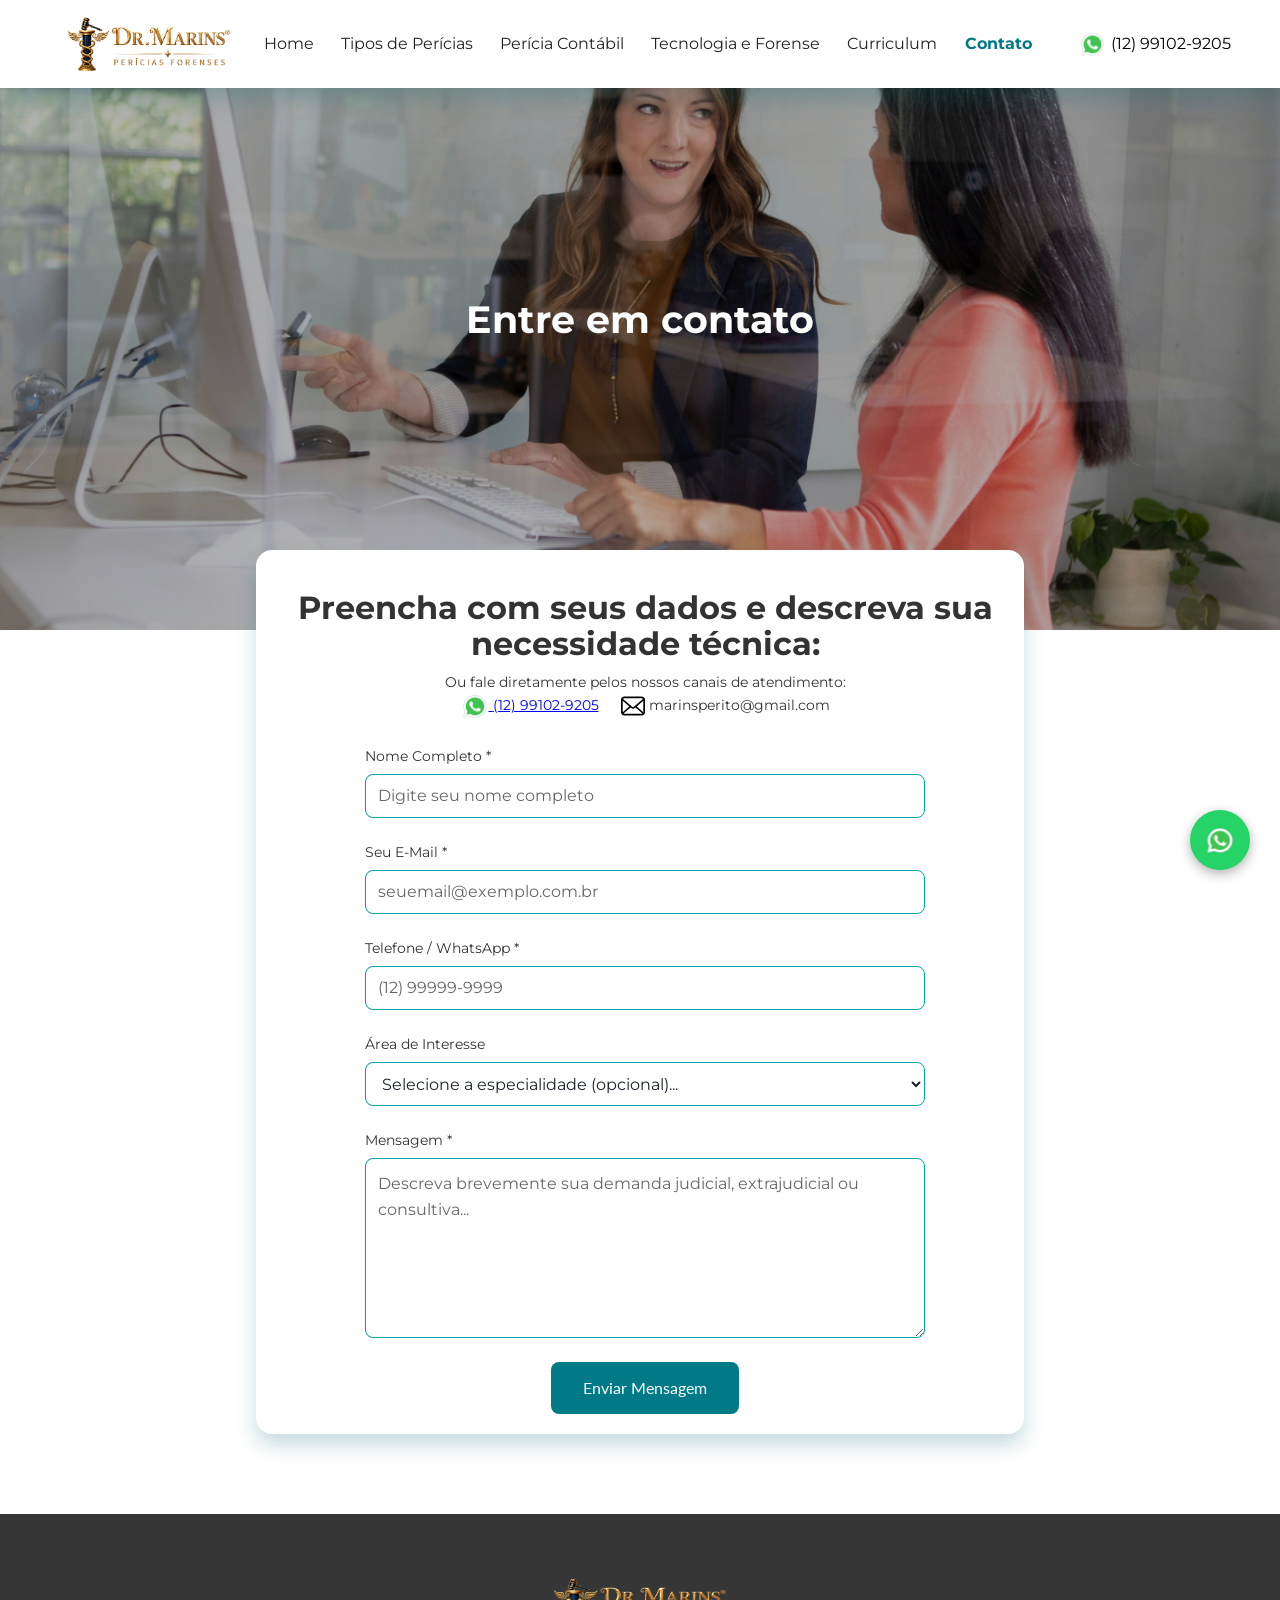
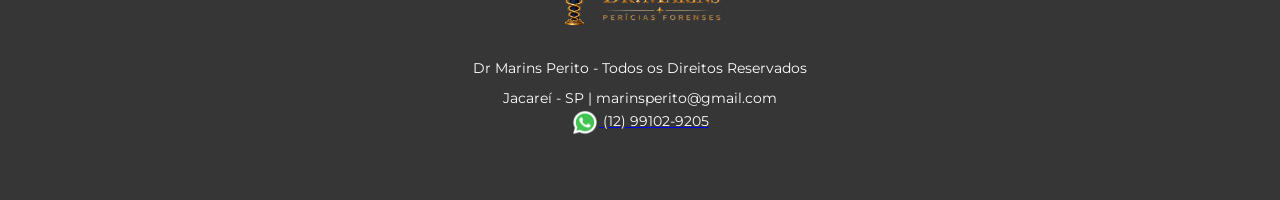
<file: contato.html>
<!DOCTYPE html>
<html lang="pt-BR" data-wf-page="65cec0837253b5d1178c4a65" data-wf-site="65ceaa5234e6f9adb3fc397f">
<head>
  <meta charset="utf-8">
  <title>Contato | Dr. Marins® Perícias Forenses</title>
  <meta name="description" content="Solicite uma avaliação técnica, perícia contábil, perícia em engenharia da computação e evidências digitais, ou perícia médica.">
  <link rel="canonical" href="https://drmarins.com.br/contato.html">
  <meta content="Contato | Dr. Marins® Perícias Forenses" property="og:title">
  <meta content="Solicite uma avaliação técnica, perícia contábil, perícia em engenharia da computação e evidências digitais, ou perícia médica." property="og:description">
  <meta content="https://drmarins.com.br/contato.html" property="og:url">
  <meta content="https://drmarins.com.br/images/selo.png" property="og:image">
  <meta content="website" property="og:type">
  <meta content="Contato | Dr. Marins® Perícias Forenses" property="twitter:title">
  <meta content="width=device-width, initial-scale=1" name="viewport">
  <meta content="Webflow" name="generator">
  <link href="css/normalize.css" rel="stylesheet" type="text/css">
  <link href="css/webflow.css" rel="stylesheet" type="text/css">
  <link href="css/dr-marins-perito.webflow.css" rel="stylesheet" type="text/css">
  <link href="https://fonts.googleapis.com" rel="preconnect">
  <link href="https://fonts.gstatic.com" rel="preconnect" crossorigin="anonymous">
  <link href="https://fonts.googleapis.com/css2?family=Lato:ital,wght@0,400;0,700;1,400&family=Montserrat:wght@500;600;700;800&display=swap" rel="stylesheet">
  <script type="text/javascript">!function(o,c){var n=c.documentElement,t=" w-mod-";n.className+=t+"js",("ontouchstart"in o||o.DocumentTouch&&c instanceof DocumentTouch)&&(n.className+=t+"touch")}(window,document);</script>
  <link href="images/favicon.ico" rel="shortcut icon" type="image/x-icon">
  <link href="images/webclip.png" rel="apple-touch-icon">
  <style>
    @media screen and (max-width: 767px) { 
      .section-header-contato{margin-top:90px}
    }
  </style>
</head>
<body class="body">
  <div data-animation="default" class="navbar-component drop-shadow w-nav" data-easing2="ease" fs-scrolldisable-element="smart-nav" data-easing="ease" data-collapse="medium" data-w-id="f45046bb-0dfd-668d-4f1b-164433b4af99" role="banner" data-duration="400">
    <div class="navbar-container">
      <a href="index.html" class="navbar-logo-link w-nav-brand"><img src="images/logo.png" width="180" height="48" fetchpriority="high" alt="Dr. Marins Perícias Forenses" class="navbar-logo"></a>
      <nav role="navigation" id="w-node-f45046bb-0dfd-668d-4f1b-164433b4af9d-33b4af99" class="navbar-menu is-page-height-tablet w-nav-menu">
        <a href="index.html" class="navbar2_link w-nav-link">Home</a>
        <a href="index.html#tipos-pericias" class="navbar2_link w-nav-link">Tipos de Perícias</a>
        <a href="pericia-contabil.html" class="navbar2_link w-nav-link">Perícia Contábil</a>
        <a href="tecnologia-e-forense.html" class="navbar2_link w-nav-link">Tecnologia e Forense</a>
        <a href="curriculum.html" class="navbar2_link w-nav-link">Curriculum</a>
        <a href="contato.html" aria-current="page" class="navbar2_link w-nav-link w--current">Contato</a>
        <div class="navbar-menu-whatsapp-mobile">
          <a href="https://api.whatsapp.com/send?phone=5512991029205&amp;text=Ol%C3%A1!%20Cheguei%20pelo%20seu%20site%20e%20estou%20interessado%20no%20seu%20servi%C3%A7o%20de%20per%C3%ADcias." target="_blank" rel="noopener noreferrer" class="navbar2_link w-inline-block"><img src="images/WhatsApp.png" loading="lazy" width="28" height="28" alt="WhatsApp" class="icon whatsapp">
            <div class="nav-link-wpp">(12) 99102-9205</div>
          </a>
        </div>
      </nav>
      <div id="w-node-f45046bb-0dfd-668d-4f1b-164433b4afaa-33b4af99" class="navbar-button-wrapper">
        <div class="navbar-menu-whatsapp-desktop">
          <div class="div-block">
            <a id="w-node-_8d375f49-f536-0a98-4c67-4a10ba751bd9-33b4af99" href="https://api.whatsapp.com/send?phone=5512991029205&amp;text=Ol%C3%A1!%20Cheguei%20pelo%20seu%20site%20e%20estou%20interessado%20no%20seu%20servi%C3%ADcias." target="_blank" rel="noopener noreferrer" class="navbar2_link w-inline-block"><img src="images/WhatsApp.png" loading="lazy" width="28" height="28" alt="WhatsApp" class="icon whatsapp">
              <div class="nav-link-wpp">(12) 99102-9205</div>
            </a>
          </div>
        </div>
        <div class="navbar-menu-button w-nav-button" aria-label="Menu de navegação" role="button" tabindex="0">
          <div class="menu-icon2">
            <div class="menu-icon2_line-top"></div>
            <div class="menu-icon2_line-middle">
              <div class="menu-icon_line-middle-inner"></div>
            </div>
            <div class="menu-icon2_line-bottom"></div>
          </div>
        </div>
      </div>
    </div>
  </div>
  <main>
    <header class="section-header-contato">
      <div class="padding-global">
        <div class="container-small">
          <div class="padding-section-large">
            <div class="text-align-center">
              <div class="margin-bottom margin-small">
                <h1 class="text-color-white">Entre em contato</h1>
              </div>
            </div>
          </div>
        </div>
      </div>
    </header>
    <section class="section-form-contato">
      <div class="container-small">
        <div class="form-contato-wrapper drop-shadow">
          <div class="margin-bottom margin-large">
            <div class="text-align-center">
              <div class="max-width-large align-center">
                <div class="margin-bottom margin-small">
                  <h2>Preencha com seus dados e descreva sua necessidade técnica:</h2>
                  <p class="text-align-center margin-bottom margin-large">Ou fale diretamente pelos nossos canais de atendimento:<br>
                    <a href="https://api.whatsapp.com/send?phone=5512991029205&amp;text=Ol%C3%A1!%20Cheguei%20pelo%20seu%20site%20e%20estou%20interessado%20no%20seu%20servi%C3%A7o%20de%20per%C3%ADcias." target="_blank" rel="noopener noreferrer" class="w-inline-block">
                      <img src="images/WhatsApp.png" loading="lazy" width="28" height="28" alt="WhatsApp" class="icon whatsapp">
                      <span class="footer-link-wpp">(12) 99102-9205</span>
                    </a>
                    <span>&emsp;</span>
                    <span>
                      <img src="images/email-8-svgrepo-com.svg" loading="lazy" width="24" height="24" alt="E-mail" class="icon whatsapp" style="max-width:24px;">
                      <span>marinsperito@gmail.com</span>
                    </span>
                  </p>
                </div>
              </div>
            </div>
          </div>
          <div class="max-width-medium align-center">
            <div class="contact1_component w-form">
              <form id="wf-form-Formulario-de-Contato" name="wf-form-Formulario-de-Contato" data-name="Formulario de Contato" action="https://formspree.io/f/mnqodrwl" method="post" class="contact1_form">
                <div class="form_field-wrapper">
                  <label for="Nome" class="form_field-label">Nome Completo *</label>
                  <input class="form_input w-input" maxlength="256" name="Nome" data-name="Nome" placeholder="Digite seu nome completo" type="text" id="Nome" autocomplete="name" required>
                </div>
                <div class="form_field-wrapper">
                  <label for="Email" class="form_field-label">Seu E-Mail *</label>
                  <input class="form_input w-input" maxlength="256" name="Email" data-name="Email" placeholder="seuemail@exemplo.com.br" type="email" id="Email" autocomplete="email" required>
                </div>
                <div class="form_field-wrapper">
                  <label for="WhatsApp" class="form_field-label">Telefone / WhatsApp *</label>
                  <input class="form_input w-input" maxlength="15" name="WhatsApp" data-name="WhatsApp" placeholder="(12) 99999-9999" type="tel" inputmode="tel" autocomplete="tel" id="WhatsApp" pattern="\([0-9]{2}\) [0-9]{4,5}-[0-9]{4}" title="Informe um telefone válido com DDD, ex: (12) 99102-9205" required>
                </div>
                <div class="form_field-wrapper">
                  <label for="Area-Interesse" class="form_field-label">Área de Interesse</label>
                  <select id="Area-Interesse" name="Area-Interesse" data-name="Area de Interesse" class="form_input w-select">
                    <option value="">Selecione a especialidade (opcional)...</option>
                    <option value="Perícia e Consultoria Contábil">Perícia e Consultoria Contábil</option>
                    <option value="Engenharia da Computação, Tecnologia e Evidências Digitais">Engenharia da Computação, Tecnologia e Evidências Digitais</option>
                    <option value="Sistemas Embarcados, Sistemas Críticos e Consultoria em Engenharia">Sistemas Embarcados, Sistemas Críticos e Consultoria em Engenharia</option>
                    <option value="Perícias Médicas e Auditoria de Contas Médicas">Perícias Médicas e Auditoria de Contas Médicas</option>
                    <option value="Insalubridade, Periculosidade e Ergonomia">Insalubridade, Periculosidade e Ergonomia</option>
                    <option value="Engenharia Estrutural, Automobilística ou Grafotécnica">Engenharia Estrutural, Automobilística ou Grafotécnica</option>
                    <option value="Outras Demandas Periciais">Outras Demandas Periciais</option>
                  </select>
                </div>
                <div class="form_field-wrapper">
                  <label for="Mensagem" class="form_field-label">Mensagem *</label>
                  <textarea id="Mensagem" name="Mensagem" maxlength="5000" data-name="Mensagem" placeholder="Descreva brevemente sua demanda judicial, extrajudicial ou consultiva..." required class="form_input is-text-area w-input"></textarea>
                </div>
                <input type="submit" data-wait="Aguarde..." id="w-node-_71c2b263-d365-86e9-4382-32eb488e968d-178c4a65" class="cta-button-primary w-button" value="Enviar Mensagem">
              </form>
              <div class="success-message w-form-done" role="status" aria-live="polite">
                <div class="success-text">Obrigado! Sua mensagem foi enviada com sucesso!</div>
              </div>
              <div class="error-message w-form-fail" role="alert" aria-live="assertive">
                <div class="error-text">Opa! Preencha todos os campos obrigatórios corretamente e tente novamente.</div>
              </div>
            </div>
          </div>
        </div>
      </div>
    </section>
  </main>
  <!-- FOOTER -->
  <footer class="section-footer">
    <div class="padding-global">
      <div class="container-large">
        <div class="padding-section-large">
          <div class="footer-component">
            <div class="margin-bottom margin-xxlarge"><img src="images/logo.png" width="180" height="48" loading="lazy" alt="Dr. Marins Perícias Forenses" class="testimonial1_logo"></div>
            <div class="margin-vertical margin-medium">
              <p class="text-align-center text-color-white">Dr Marins Perito - Todos os Direitos Reservados</p>
              <p class="text-align-center text-color-white margin-top margin-small">
                <span>Jacareí - SP | marinsperito@gmail.com</span>
                <span style="display: block;margin:0 auto;">
                  <a href="https://api.whatsapp.com/send?phone=5512991029205&amp;text=Ol%C3%A1!%20Cheguei%20pelo%20seu%20site%20e%20estou%20interessado%20no%20seu%20servi%C3%A7o%20de%20per%C3%ADcias." target="_blank" rel="noopener noreferrer" class="w-inline-block"><img src="images/WhatsApp.png" loading="lazy" width="28" height="28" alt="WhatsApp" class="icon whatsapp">
                    <span class="footer-link-wpp" style="color: white;">(12) 99102-9205</span>
                  </a>
                </span>
              </p>
            </div>
          </div>
        </div>
      </div>
    </div>
  </footer>

<!-- BOTÃO FLUTUANTE WHATSAPP -->
<a href="https://api.whatsapp.com/send?phone=5512991029205&amp;text=Ol%C3%A1!%20Cheguei%20pelo%20seu%20site%20e%20estou%20interessado%20no%20seu%20servi%C3%A7o%20de%20per%C3%ADcias." 
   target="_blank"
   rel="noopener noreferrer"
   class="whatsapp-float-btn"
   aria-label="Fale conosco pelo WhatsApp">
  <img src="images/WhatsApp.png" width="30" height="30" alt="WhatsApp">
</a>
<!-- FIM DO BOTÃO FLUTUANTE -->
<script src="https://code.jquery.com/jquery-3.5.1.min.js" integrity="sha256-9/aliU8dGd2tb6OSsuzixeV4y/faTqgFtohetphbbj0=" crossorigin="anonymous"></script>
<script src="js/webflow.js" type="text/javascript"></script>
<script>
  document.addEventListener('DOMContentLoaded', function () {
    const form = document.getElementById('wf-form-Formulario-de-Contato');
    const wppInput = document.getElementById('WhatsApp');

    // Máscara automática para Telefone / WhatsApp: (12) 99102-9205
    if (wppInput) {
      wppInput.addEventListener('input', function (e) {
        const digits = e.target.value.replace(/\D/g, '').slice(0, 11);
        if (digits.length > 10) {
          e.target.value = digits.replace(/^(\d{2})(\d{5})(\d{4}).*/, '($1) $2-$3');
        } else if (digits.length > 6) {
          e.target.value = digits.replace(/^(\d{2})(\d{4})(\d{0,4}).*/, '($1) $2-$3');
        } else if (digits.length > 2) {
          e.target.value = digits.replace(/^(\d{2})(\d{0,5})/, '($1) $2');
        } else if (digits.length > 0) {
          e.target.value = digits.replace(/^(\d*)/, '($1');
        }
      });
    }

    // Validação de campos + proteção contra duplo envio + envio nativo Formspree
    if (form) {
      form.addEventListener('submit', function (e) {
        // Impede que o webflow.js intercepte de forma incorreta
        e.stopImmediatePropagation();

        const submitBtn = form.querySelector('input[type="submit"]');
        const failBox = form.parentElement.querySelector('.w-form-fail');

        if (submitBtn.disabled) {
          e.preventDefault();
          return;
        }

        const nome = form.Nome.value.trim();
        const email = form.Email.value.trim();
        const mensagem = form.Mensagem.value.trim();
        const wppDigits = form.WhatsApp.value.replace(/\D/g, '');

        if (!nome || !email || !mensagem || wppDigits.length < 10) {
          e.preventDefault();
          if (failBox) {
            failBox.style.display = 'block';
            failBox.querySelector('.error-text').textContent =
              'Por favor, preencha seu nome, e-mail, WhatsApp com DDD e sua mensagem.';
          }
          return;
        }

        if (failBox) failBox.style.display = 'none';
        submitBtn.disabled = true;
        submitBtn.value = submitBtn.getAttribute('data-wait') || 'Aguarde...';
        // Segue com o POST nativo para https://formspree.io/f/mnqodrwl sem bloqueio de CORS/reCAPTCHA
      }, true);
    }
  });
</script>
</body>
</html>
</file>
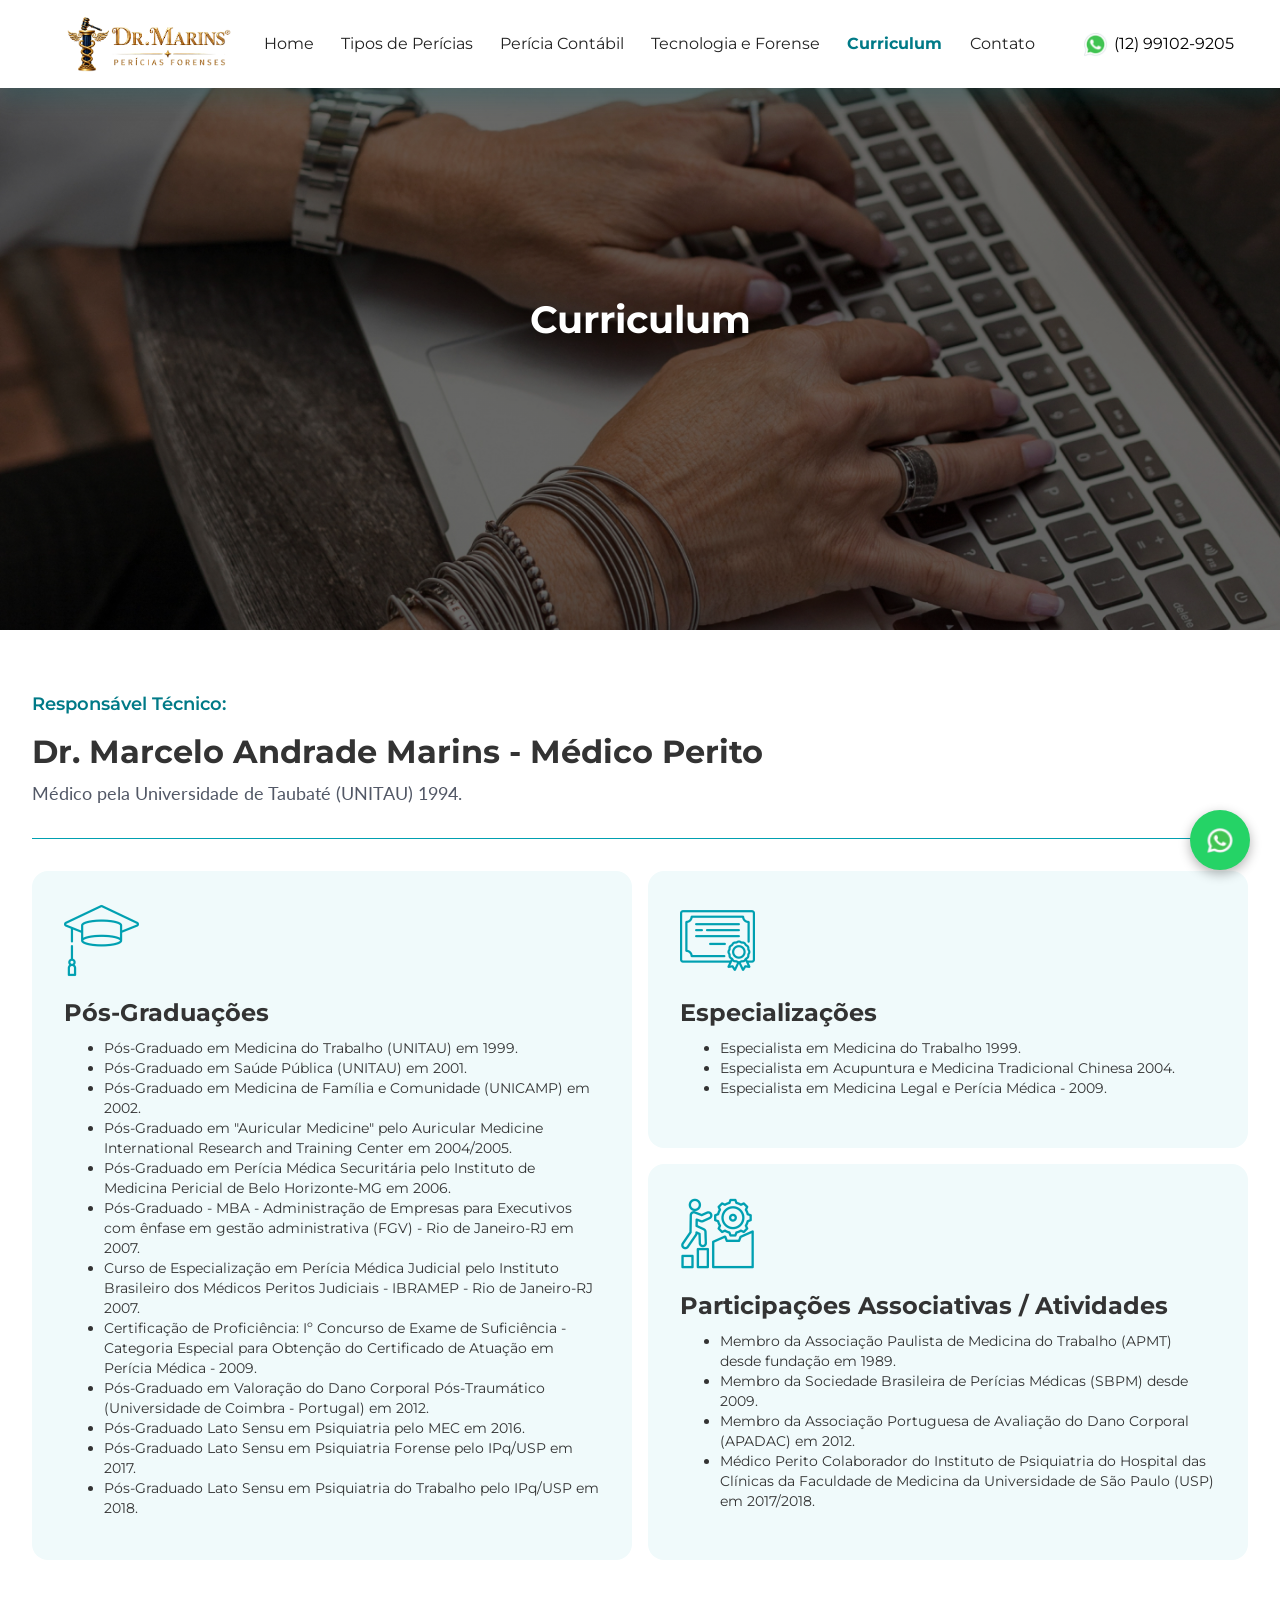
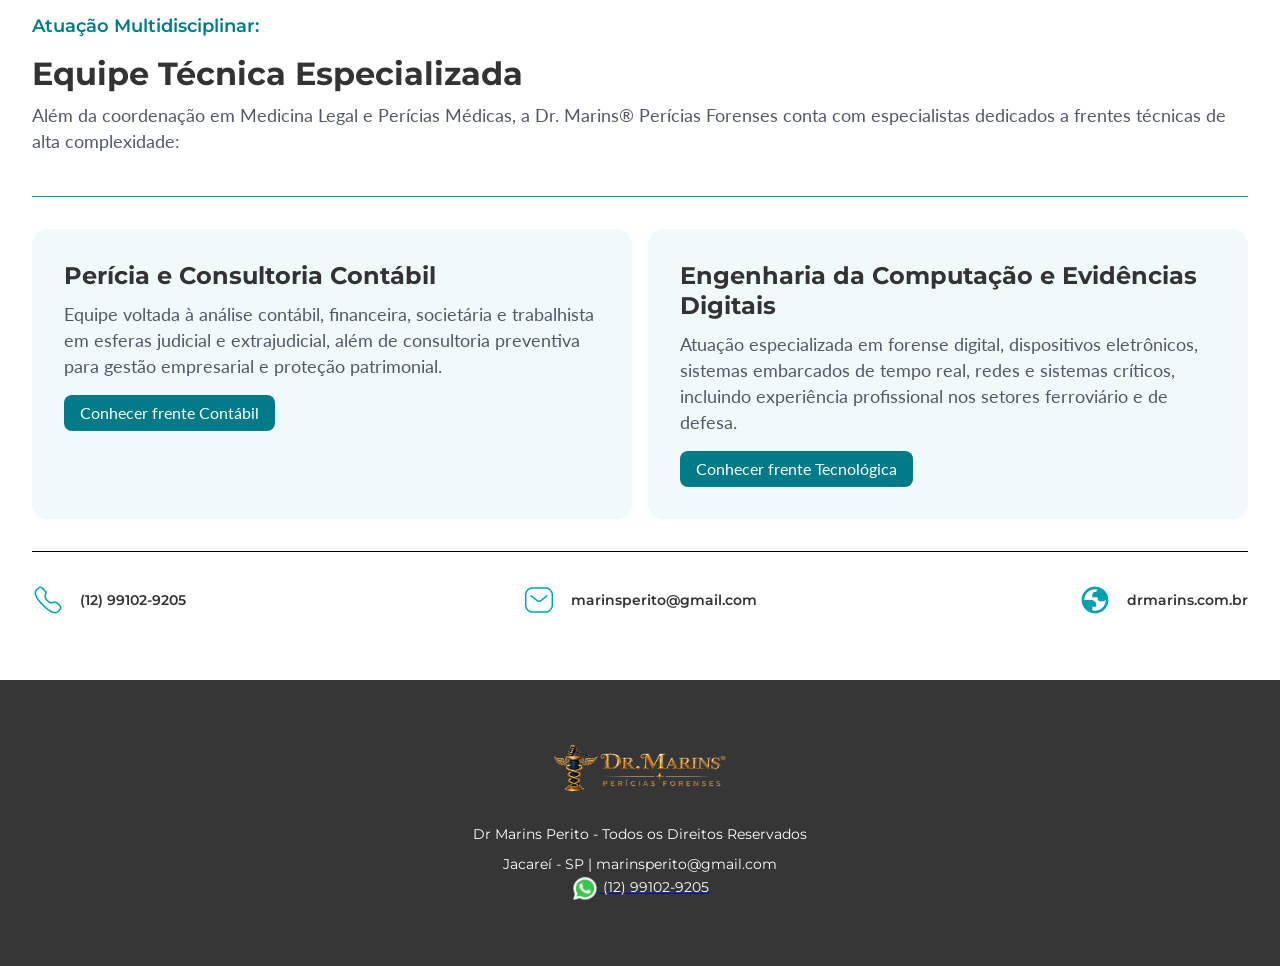
<file: curriculum.html>
<!DOCTYPE html>
<html lang="pt-BR" data-wf-page="65e6645a64c847c8b3e3eec8" data-wf-site="65ceaa5234e6f9adb3fc397f">
<head>
  <meta charset="utf-8">
  <title>Curriculum e Corpo Técnico | Dr. Marins® Perícias Forenses</title>
  <meta name="description" content="Conheça a trajetória do Responsável Técnico Dr. Marcelo Andrade Marins e a estrutura multidisciplinar da Dr. Marins Perícias Forenses.">
  <link rel="canonical" href="https://drmarins.com.br/curriculum.html">
  <meta content="Curriculum e Corpo Técnico | Dr. Marins® Perícias Forenses" property="og:title">
  <meta content="Conheça a trajetória do Responsável Técnico Dr. Marcelo Andrade Marins e a estrutura multidisciplinar da Dr. Marins Perícias Forenses." property="og:description">
  <meta content="https://drmarins.com.br/curriculum.html" property="og:url">
  <meta content="https://drmarins.com.br/images/selo.png" property="og:image">
  <meta content="website" property="og:type">
  <meta content="Curriculum e Corpo Técnico | Dr. Marins® Perícias Forenses" property="twitter:title">
  <meta content="width=device-width, initial-scale=1" name="viewport">
  <meta content="Webflow" name="generator">
  <link href="css/normalize.css" rel="stylesheet" type="text/css">
  <link href="css/webflow.css" rel="stylesheet" type="text/css">
  <link href="css/dr-marins-perito.webflow.css" rel="stylesheet" type="text/css">
  <link href="https://fonts.googleapis.com" rel="preconnect">
  <link href="https://fonts.gstatic.com" rel="preconnect" crossorigin="anonymous">
  <link href="https://fonts.googleapis.com/css2?family=Lato:ital,wght@0,400;0,700;1,400&family=Montserrat:wght@500;600;700;800&display=swap" rel="stylesheet">
  <script type="text/javascript">!function(o,c){var n=c.documentElement,t=" w-mod-";n.className+=t+"js",("ontouchstart"in o||o.DocumentTouch&&c instanceof DocumentTouch)&&(n.className+=t+"touch")}(window,document);</script>
  <link href="images/favicon.ico" rel="shortcut icon" type="image/x-icon">
  <link href="images/webclip.png" rel="apple-touch-icon">
  <style>
    @media screen and (max-width: 767px) { 
      .section-header-curriculum{margin-top:90px}
      .curriculum-footer-wrapper{display:flex;flex-direction:column;align-items:center;gap:20px}
    }
  </style>
</head>
<body class="body">
  <div data-animation="default" class="navbar-component drop-shadow w-nav" data-easing2="ease" fs-scrolldisable-element="smart-nav" data-easing="ease" data-collapse="medium" data-w-id="f45046bb-0dfd-668d-4f1b-164433b4af99" role="banner" data-duration="400">
    <div class="navbar-container">
      <a href="index.html" class="navbar-logo-link w-nav-brand"><img src="images/logo.png" width="180" height="48" fetchpriority="high" alt="Dr. Marins Perícias Forenses" class="navbar-logo"></a>
      <nav role="navigation" id="w-node-f45046bb-0dfd-668d-4f1b-164433b4af9d-33b4af99" class="navbar-menu is-page-height-tablet w-nav-menu">
        <a href="index.html" class="navbar2_link w-nav-link">Home</a>
        <a href="index.html#tipos-pericias" class="navbar2_link w-nav-link">Tipos de Perícias</a>
        <a href="pericia-contabil.html" class="navbar2_link w-nav-link">Perícia Contábil</a>
        <a href="tecnologia-e-forense.html" class="navbar2_link w-nav-link">Tecnologia e Forense</a>
        <a href="curriculum.html" aria-current="page" class="navbar2_link w-nav-link w--current">Curriculum</a>
        <a href="contato.html" class="navbar2_link w-nav-link">Contato</a>
        <div class="navbar-menu-whatsapp-mobile">
          <a href="https://api.whatsapp.com/send?phone=5512991029205&amp;text=Ol%C3%A1!%20Cheguei%20pelo%20seu%20site%20e%20estou%20interessado%20no%20seu%20servi%C3%A7o%20de%20per%C3%ADcias." target="_blank" rel="noopener noreferrer" class="navbar2_link w-inline-block"><img src="images/WhatsApp.png" loading="lazy" width="28" height="28" alt="WhatsApp" class="icon whatsapp">
            <div class="nav-link-wpp">(12) 99102-9205</div>
          </a>
        </div>
      </nav>
      <div id="w-node-f45046bb-0dfd-668d-4f1b-164433b4afaa-33b4af99" class="navbar-button-wrapper">
        <div class="navbar-menu-whatsapp-desktop">
          <div class="div-block">
            <a id="w-node-_8d375f49-f536-0a98-4c67-4a10ba751bd9-33b4af99" href="https://api.whatsapp.com/send?phone=5512991029205&amp;text=Ol%C3%A1!%20Cheguei%20pelo%20seu%20site%20e%20estou%20interessado%20no%20seu%20servi%C3%A7o%20de%20per%C3%ADcias." target="_blank" rel="noopener noreferrer" class="navbar2_link w-inline-block"><img src="images/WhatsApp.png" loading="lazy" width="28" height="28" alt="WhatsApp" class="icon whatsapp">
              <div class="nav-link-wpp">(12) 99102-9205</div>
            </a>
          </div>
        </div>
        <div class="navbar-menu-button w-nav-button" aria-label="Menu de navegação" role="button" tabindex="0">
          <div class="menu-icon2">
            <div class="menu-icon2_line-top"></div>
            <div class="menu-icon2_line-middle">
              <div class="menu-icon_line-middle-inner"></div>
            </div>
            <div class="menu-icon2_line-bottom"></div>
          </div>
        </div>
      </div>
    </div>
  </div>
  <main>
    <header class="section-header-curriculum">
      <div class="container-small">
        <div class="padding-section-large">
          <div class="text-align-center">
            <div class="margin-bottom margin-small">
              <h1 class="text-color-white">Curriculum</h1>
            </div>
          </div>
        </div>
      </div>
    </header>
    <section class="section-curriculum-page">
      <div class="container-large">
        <div class="padding-section-large">
          <div class="curriculum-heading-wrapper">
            <p class="text-color-green text-weight-semibold" style="margin-bottom: 0.25rem; font-size: 1.125rem;">Responsável Técnico:</p>
            <h2>Dr. Marcelo Andrade Marins - Médico Perito</h2>
            <p class="text-size-medium" style="margin-bottom: 0;">Médico pela Universidade de Taubaté (UNITAU) 1994.</p>
          </div>
          <div class="curriculum-items-wrapper">
            <div class="curriculum-item-column">
              <div class="curriculum-item"><img src="images/icon-pos-graduacoes.png" loading="lazy" width="75" height="75" alt="Ícone Pós-Graduações">
                <h3>Pós-Graduações</h3>
                <ul role="list">
                  <li class="list-item">Pós-Graduado em Medicina do Trabalho (UNITAU) em 1999.</li>
                  <li>Pós-Graduado em Saúde Pública (UNITAU) em 2001.</li>
                  <li>Pós-Graduado em Medicina de Família e Comunidade (UNICAMP) em 2002.</li>
                  <li>Pós-Graduado em &quot;Auricular Medicine&quot; pelo Auricular Medicine International Research and Training Center em 2004/2005.</li>
                  <li>Pós-Graduado em Perícia Médica Securitária pelo Instituto de Medicina Pericial de Belo Horizonte-MG em 2006.</li>
                  <li>Pós-Graduado - MBA - Administração de Empresas para Executivos com ênfase em gestão administrativa (FGV) - Rio de Janeiro-RJ em 2007.</li>
                  <li>Curso de Especialização em Perícia Médica Judicial pelo Instituto Brasileiro dos Médicos Peritos Judiciais - IBRAMEP - Rio de Janeiro-RJ 2007.</li>
                  <li>Certificação de Proficiência: Iº Concurso de Exame de Suficiência - Categoria Especial para Obtenção do Certificado de Atuação em Perícia Médica - 2009.</li>
                  <li>Pós-Graduado em Valoração do Dano Corporal Pós-Traumático (Universidade de Coimbra - Portugal) em 2012.</li>
                  <li>Pós-Graduado Lato Sensu em Psiquiatria pelo MEC em 2016.</li>
                  <li>Pós-Graduado Lato Sensu em Psiquiatria Forense pelo IPq/USP em 2017.</li>
                  <li>Pós-Graduado Lato Sensu em Psiquiatria do Trabalho pelo IPq/USP em 2018.</li>
                </ul>
              </div>
            </div>
            <div class="curriculum-item-column">
              <div class="curriculum-item"><img src="images/icon-especializacoes.png" loading="lazy" width="75" height="75" alt="Ícone Especializações">
                <h3>Especializações</h3>
                <ul role="list">
                  <li>Especialista em Medicina do Trabalho 1999.</li>
                  <li>Especialista em Acupuntura e Medicina Tradicional Chinesa 2004.</li>
                  <li>Especialista em Medicina Legal e Perícia Médica - 2009.</li>
                </ul>
              </div>
              <div class="curriculum-item"><img src="images/icon-participacoes.png" loading="lazy" width="75" height="75" alt="Ícone Participações Associativas">
                <h3>Participações Associativas / Atividades</h3>
                <ul role="list">
                  <li>Membro da Associação Paulista de Medicina do Trabalho (APMT) desde fundação em 1989.</li>
                  <li>Membro da Sociedade Brasileira de Perícias Médicas (SBPM) desde 2009.</li>
                  <li>Membro da Associação Portuguesa de Avaliação do Dano Corporal (APADAC) em 2012.</li>
                  <li>Médico Perito Colaborador do Instituto de Psiquiatria do Hospital das Clínicas da Faculdade de Medicina da Universidade de São Paulo (USP) em 2017/2018.</li>
                </ul>
              </div>
            </div>
          </div>

          <div class="curriculum-heading-wrapper" style="margin-top: 3.5rem;">
            <p class="text-color-green text-weight-semibold" style="margin-bottom: 0.25rem; font-size: 1.125rem;">Atuação Multidisciplinar:</p>
            <h2>Equipe Técnica Especializada</h2>
            <p class="text-size-medium" style="margin-top: 0.5rem;">Além da coordenação em Medicina Legal e Perícias Médicas, a Dr. Marins® Perícias Forenses conta com especialistas dedicados a frentes técnicas de alta complexidade:</p>
          </div>

          <div class="curriculum-items-wrapper">
            <div class="curriculum-item">
              <h3 style="margin-top: 0;">Perícia e Consultoria Contábil</h3>
              <p class="text-size-medium" style="margin-bottom: 1rem;">Equipe voltada à análise contábil, financeira, societária e trabalhista em esferas judicial e extrajudicial, além de consultoria preventiva para gestão empresarial e proteção patrimonial.</p>
              <a href="pericia-contabil.html" class="cta-button-secondary w-button">Conhecer frente Contábil</a>
            </div>
            <div class="curriculum-item">
              <h3 style="margin-top: 0;">Engenharia da Computação e Evidências Digitais</h3>
              <p class="text-size-medium" style="margin-bottom: 1rem;">Atuação especializada em forense digital, dispositivos eletrônicos, sistemas embarcados de tempo real, redes e sistemas críticos, incluindo experiência profissional nos setores ferroviário e de defesa.</p>
              <a href="tecnologia-e-forense.html" class="cta-button-secondary w-button">Conhecer frente Tecnológica</a>
            </div>
          </div>

          <div class="curriculum-footer-wrapper">
            <div id="w-node-_78e78cb9-6cbb-05c0-8614-9c5b8bf49a93-b3e3eec8" class="curriculum-footer-item"><img src="images/Call_1Call.png" loading="lazy" width="32" height="32" alt="Telefone" class="image">
              <p class="text-weight-semibold" style="margin:0;">(12) 99102-9205</p>
            </div>
            <div id="w-node-_78e78cb9-6cbb-05c0-8614-9c5b8bf49a97-b3e3eec8" class="curriculum-footer-item"><img src="images/Message_1Message.png" loading="lazy" width="32" height="32" alt="E-mail" class="image">
              <p class="text-weight-semibold" style="margin:0;">marinsperito@gmail.com</p>
            </div>
            <div id="w-node-_78e78cb9-6cbb-05c0-8614-9c5b8bf49a9b-b3e3eec8" class="curriculum-footer-item"><img src="images/material-symbols_globe_1material-symbols_globe.png" loading="lazy" width="32" height="32" alt="Website" class="image">
              <p class="text-weight-semibold" style="margin:0;"><a href="https://drmarins.com.br/" style="color:inherit;text-decoration:none;">drmarins.com.br</a></p>
            </div>
          </div>
        </div>
      </div>
    </section>
  </main>
  <!-- FOOTER -->
  <footer class="section-footer">
    <div class="padding-global">
      <div class="container-large">
        <div class="padding-section-large">
          <div class="footer-component">
            <div class="margin-bottom margin-xxlarge"><img src="images/logo.png" width="180" height="48" loading="lazy" alt="Dr. Marins Perícias Forenses" class="testimonial1_logo"></div>
            <div class="margin-vertical margin-medium">
              <p class="text-align-center text-color-white">Dr Marins Perito - Todos os Direitos Reservados</p>
              <p class="text-align-center text-color-white margin-top margin-small">
                <span>Jacareí - SP | marinsperito@gmail.com</span>
                <span style="display: block;margin:0 auto;">
                  <a href="https://api.whatsapp.com/send?phone=5512991029205&amp;text=Ol%C3%A1!%20Cheguei%20pelo%20seu%20site%20e%20estou%20interessado%20no%20seu%20servi%C3%A7o%20de%20per%C3%ADcias." target="_blank" rel="noopener noreferrer" class="w-inline-block"><img src="images/WhatsApp.png" loading="lazy" width="28" height="28" alt="WhatsApp" class="icon whatsapp">
                    <span class="footer-link-wpp" style="color: white;">(12) 99102-9205</span>
                  </a>
                </span>
              </p>
            </div>
          </div>
        </div>
      </div>
    </div>
  </footer>
<!-- BOTÃO FLUTUANTE WHATSAPP -->
<a href="https://api.whatsapp.com/send?phone=5512991029205&amp;text=Ol%C3%A1!%20Cheguei%20pelo%20seu%20site%20e%20estou%20interessado%20no%20seu%20servi%C3%A7o%20de%20per%C3%ADcias." 
   target="_blank" 
   rel="noopener noreferrer"
   class="whatsapp-float-btn"
   aria-label="Fale conosco pelo WhatsApp">
  <img src="images/WhatsApp.png" width="30" height="30" alt="WhatsApp">
</a>
<!-- FIM DO BOTÃO FLUTUANTE -->
<script src="https://code.jquery.com/jquery-3.5.1.min.js" integrity="sha256-9/aliU8dGd2tb6OSsuzixeV4y/faTqgFtohetphbbj0=" crossorigin="anonymous"></script>
<script src="js/webflow.js" type="text/javascript"></script>
</body>
</html>
</file>
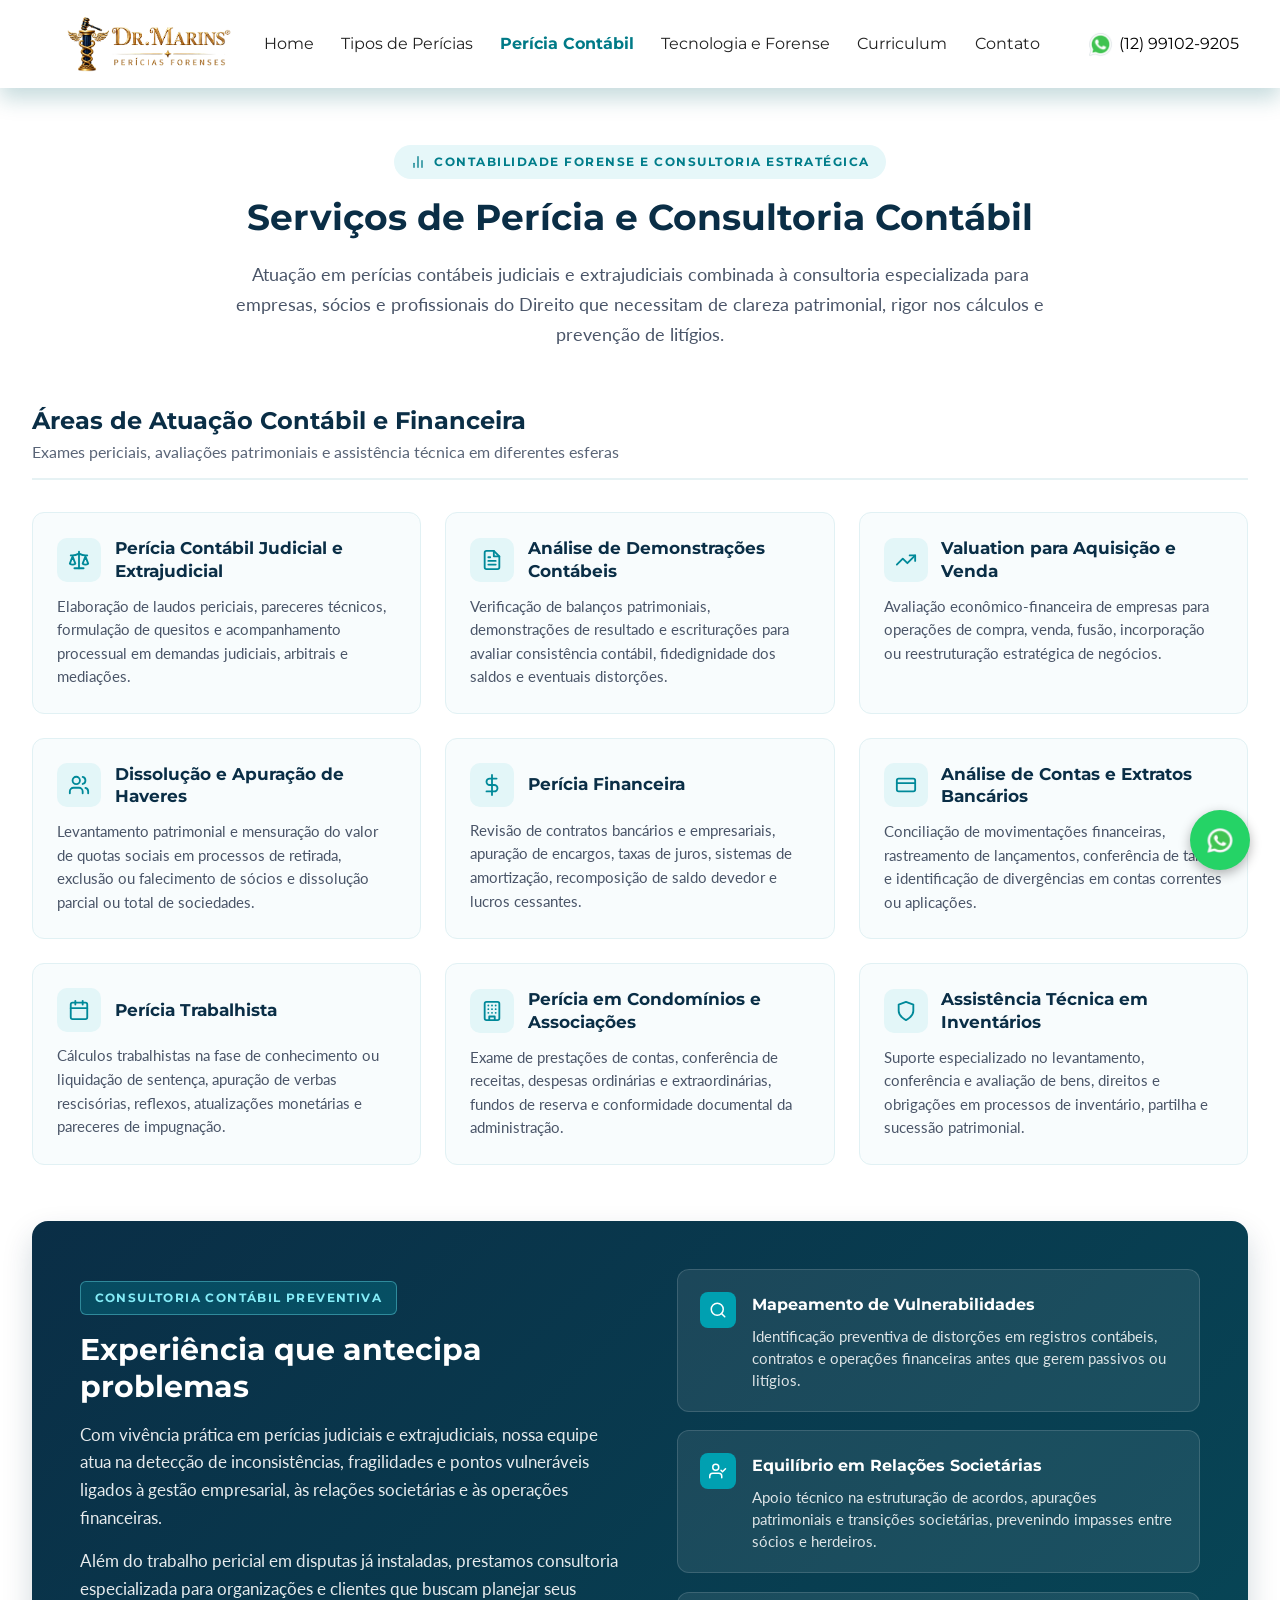
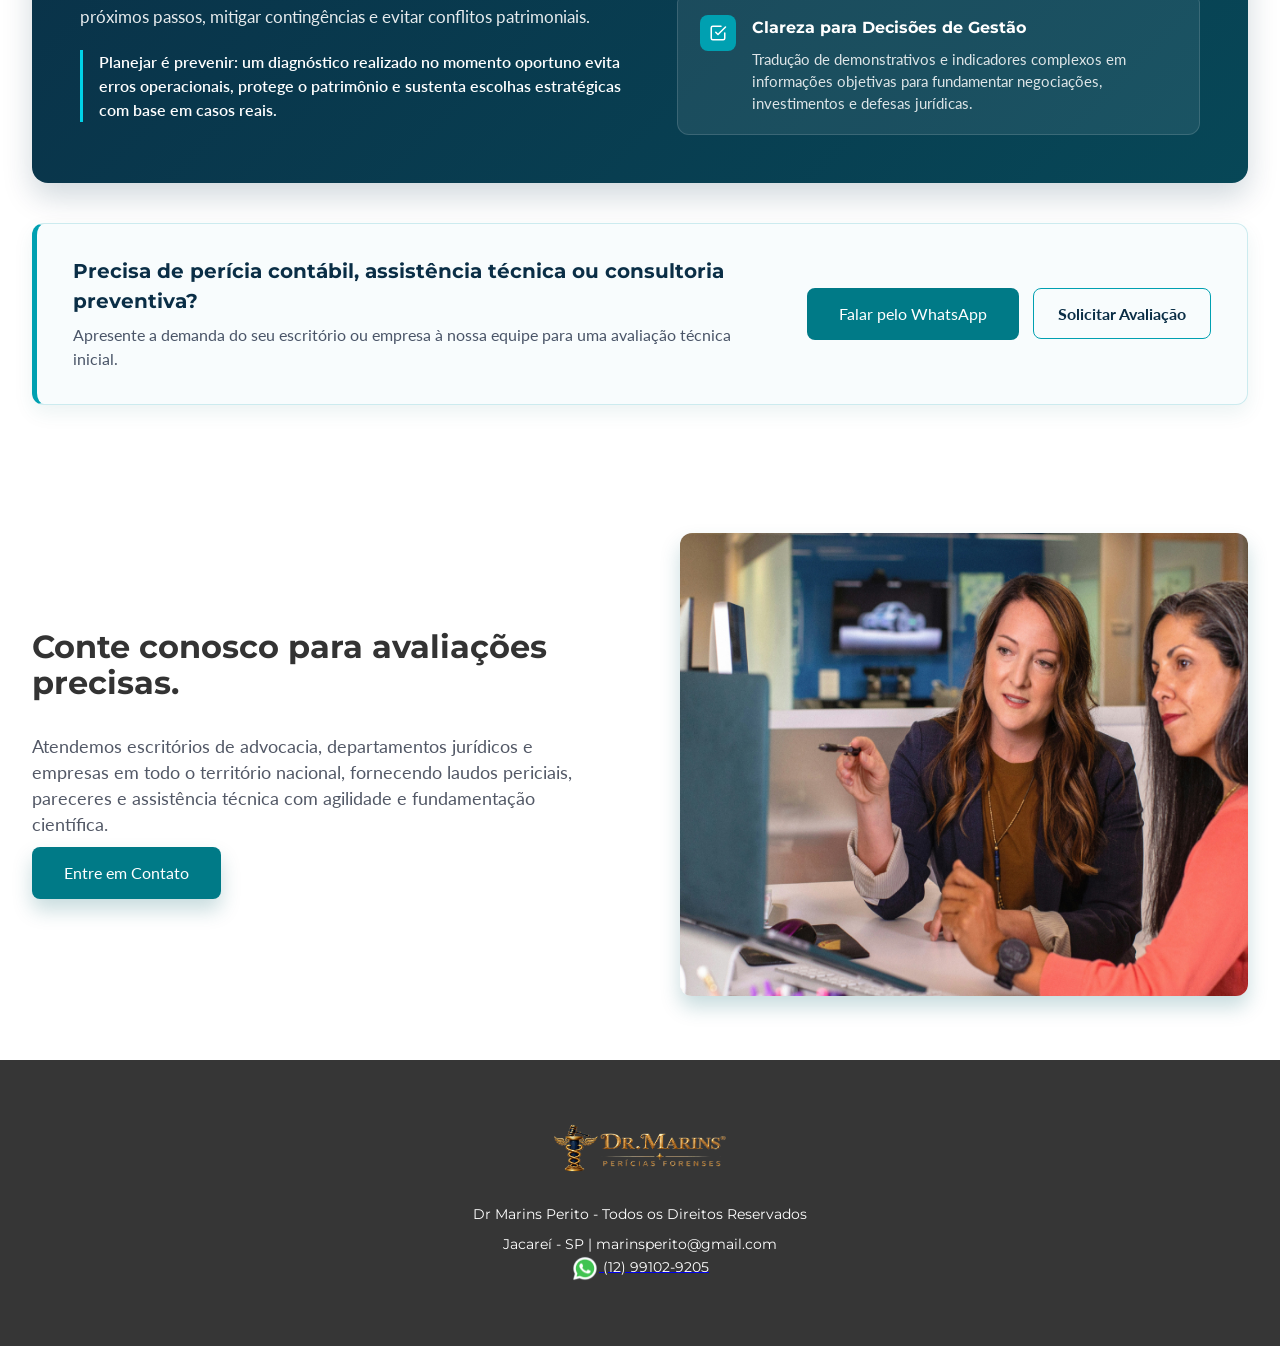
<file: pericia-contabil.html>
<!DOCTYPE html>
<html lang="pt-BR" data-wf-page="65e6645a64c847c8b3e3eec8" data-wf-site="65ceaa5234e6f9adb3fc397f">
<head>
  <meta charset="utf-8">
  <title>Perícia e Consultoria Contábil | Dr. Marins® Perícias Forenses</title>
  <meta name="description" content="Perícia contábil judicial e extrajudicial, análise de demonstrações contábeis, valuation, dissolução e apuração de haveres, perícia financeira, trabalhista e consultoria contábil preventiva.">
  <link rel="canonical" href="https://drmarins.com.br/pericia-contabil.html">
  <meta content="Perícia e Consultoria Contábil | Dr. Marins® Perícias Forenses" property="og:title">
  <meta content="Perícia contábil judicial e extrajudicial, análise de demonstrações contábeis, valuation, dissolução e apuração de haveres, perícia financeira, trabalhista e consultoria contábil preventiva." property="og:description">
  <meta content="https://drmarins.com.br/pericia-contabil.html" property="og:url">
  <meta content="https://drmarins.com.br/images/selo.png" property="og:image">
  <meta content="website" property="og:type">
  <meta content="Perícia e Consultoria Contábil | Dr. Marins® Perícias Forenses" property="twitter:title">
  <meta content="width=device-width, initial-scale=1" name="viewport">
  <meta content="Webflow" name="generator">
  <link href="css/normalize.css" rel="stylesheet" type="text/css">
  <link href="css/webflow.css" rel="stylesheet" type="text/css">
  <link href="css/dr-marins-perito.webflow.css" rel="stylesheet" type="text/css">
  <link href="https://fonts.googleapis.com" rel="preconnect">
  <link href="https://fonts.gstatic.com" rel="preconnect" crossorigin="anonymous">
  <link href="https://fonts.googleapis.com/css2?family=Lato:ital,wght@0,400;0,700;1,400&family=Montserrat:wght@500;600;700;800&display=swap" rel="stylesheet">
  <script type="text/javascript">!function(o,c){var n=c.documentElement,t=" w-mod-";n.className+=t+"js",("ontouchstart"in o||o.DocumentTouch&&c instanceof DocumentTouch)&&(n.className+=t+"touch")}(window,document);</script>
  <link href="images/favicon.ico" rel="shortcut icon" type="image/x-icon">
  <link href="images/webclip.png" rel="apple-touch-icon">
  <style>
    .section-specialty-contabil {
      margin-top: 80px;
    }
    @media screen and (max-width: 767px) { 
      .section-specialty-contabil {
        margin-top: 90px;
      }
    }
  </style>
</head>
<body class="body">
  <div data-animation="default" class="navbar-component drop-shadow w-nav" data-easing2="ease" fs-scrolldisable-element="smart-nav" data-easing="ease" data-collapse="medium" data-w-id="f45046bb-0dfd-668d-4f1b-164433b4af99" role="banner" data-duration="400">
    <div class="navbar-container">
      <a href="index.html" class="navbar-logo-link w-nav-brand"><img src="images/logo.png" width="180" height="48" fetchpriority="high" alt="Dr. Marins Perícias Forenses" class="navbar-logo"></a>
      <nav role="navigation" id="w-node-f45046bb-0dfd-668d-4f1b-164433b4af9d-33b4af99" class="navbar-menu is-page-height-tablet w-nav-menu">
        <a href="index.html" class="navbar2_link w-nav-link">Home</a>
        <a href="index.html#tipos-pericias" class="navbar2_link w-nav-link">Tipos de Perícias</a>
        <a href="pericia-contabil.html" aria-current="page" class="navbar2_link w-nav-link w--current">Perícia Contábil</a>
        <a href="tecnologia-e-forense.html" class="navbar2_link w-nav-link">Tecnologia e Forense</a>
        <a href="curriculum.html" class="navbar2_link w-nav-link">Curriculum</a>
        <a href="contato.html" class="navbar2_link w-nav-link">Contato</a>
        <div class="navbar-menu-whatsapp-mobile">
          <a href="https://api.whatsapp.com/send?phone=5512991029205&amp;text=Ol%C3%A1!%20Cheguei%20pelo%20seu%20site%20e%20estou%20interessado%20no%20seu%20servi%C3%A7o%20de%20per%C3%ADcias." target="_blank" rel="noopener noreferrer" class="navbar2_link w-inline-block"><img src="images/WhatsApp.png" loading="lazy" width="28" height="28" alt="WhatsApp" class="icon whatsapp">
            <div class="nav-link-wpp">(12) 99102-9205</div>
          </a>
        </div>
      </nav>
      <div id="w-node-f45046bb-0dfd-668d-4f1b-164433b4afaa-33b4af99" class="navbar-button-wrapper">
        <div class="navbar-menu-whatsapp-desktop">
          <div class="div-block">
            <a id="w-node-_8d375f49-f536-0a98-4c67-4a10ba751bd9-33b4af99" href="https://api.whatsapp.com/send?phone=5512991029205&amp;text=Ol%C3%A1!%20Cheguei%20pelo%20seu%20site%20e%20estou%20interessado%20no%20seu%20servi%C3%A7o%20de%20per%C3%ADcias." target="_blank" rel="noopener noreferrer" class="navbar2_link w-inline-block"><img src="images/WhatsApp.png" loading="lazy" width="28" height="28" alt="WhatsApp" class="icon whatsapp">
              <div class="nav-link-wpp">(12) 99102-9205</div>
            </a>
          </div>
        </div>
        <div class="navbar-menu-button w-nav-button" aria-label="Menu de navegação" role="button" tabindex="0">
          <div class="menu-icon2">
            <div class="menu-icon2_line-top"></div>
            <div class="menu-icon2_line-middle">
              <div class="menu-icon_line-middle-inner"></div>
            </div>
            <div class="menu-icon2_line-bottom"></div>
          </div>
        </div>
      </div>
    </div>
  </div>

  <main>
    <!-- ========================================================================
         SERVIÇOS DE PERÍCIA E CONSULTORIA CONTÁBIL
         ======================================================================== -->
    <section id="pericia-contabil" class="section-specialty-contabil" aria-labelledby="titulo-pericia-contabil">
      <div class="container-large">
        <div class="padding-section-large">
          
          <div class="specialty-header">
            <span class="specialty-eyebrow">
              <svg width="16" height="16" viewBox="0 0 24 24" fill="none" stroke="currentColor" stroke-width="2" stroke-linecap="round" stroke-linejoin="round" aria-hidden="true"><line x1="18" y1="20" x2="18" y2="10"/><line x1="12" y1="20" x2="12" y2="4"/><line x1="6" y1="20" x2="6" y2="14"/></svg>
              Contabilidade Forense e Consultoria Estratégica
            </span>
            <h1 id="titulo-pericia-contabil" class="specialty-title">Serviços de Perícia e Consultoria Contábil</h1>
            <p class="specialty-lead">Atuação em perícias contábeis judiciais e extrajudiciais combinada à consultoria especializada para empresas, sócios e profissionais do Direito que necessitam de clareza patrimonial, rigor nos cálculos e prevenção de litígios.</p>
          </div>

          <div class="block-section-header">
            <div>
              <h2 class="block-section-title">Áreas de Atuação Contábil e Financeira</h2>
              <p class="block-section-subtitle">Exames periciais, avaliações patrimoniais e assistência técnica em diferentes esferas</p>
            </div>
          </div>

          <div class="contabil-services-grid">
            <!-- Item 1 -->
            <article class="contabil-service-card">
              <div class="contabil-card-top">
                <div class="specialty-icon-box" aria-hidden="true">
                  <svg viewBox="0 0 24 24" fill="none" stroke="currentColor" stroke-width="2" stroke-linecap="round" stroke-linejoin="round"><path d="m16 16 3-8 3 8c-.87.65-1.92 1-3 1s-2.13-.35-3-1Z"/><path d="m2 16 3-8 3 8c-.87.65-1.92 1-3 1s-2.13-.35-3-1Z"/><path d="M7 21h10"/><path d="M12 3v18"/><path d="M3 7h2c2 0 5-1 7-2 2 1 5 2 7 2h2"/></svg>
                </div>
                <h3 class="contabil-card-title">Perícia Contábil Judicial e Extrajudicial</h3>
              </div>
              <p class="contabil-card-desc">Elaboração de laudos periciais, pareceres técnicos, formulação de quesitos e acompanhamento processual em demandas judiciais, arbitrais e mediações.</p>
            </article>

            <!-- Item 2 -->
            <article class="contabil-service-card">
              <div class="contabil-card-top">
                <div class="specialty-icon-box" aria-hidden="true">
                  <svg viewBox="0 0 24 24" fill="none" stroke="currentColor" stroke-width="2" stroke-linecap="round" stroke-linejoin="round"><path d="M14 2H6a2 2 0 0 0-2 2v16a2 2 0 0 0 2 2h12a2 2 0 0 0 2-2V8z"/><polyline points="14 2 14 8 20 8"/><line x1="16" y1="13" x2="8" y2="13"/><line x1="16" y1="17" x2="8" y2="17"/><line x1="10" y1="9" x2="8" y2="9"/></svg>
                </div>
                <h3 class="contabil-card-title">Análise de Demonstrações Contábeis</h3>
              </div>
              <p class="contabil-card-desc">Verificação de balanços patrimoniais, demonstrações de resultado e escriturações para avaliar consistência contábil, fidedignidade dos saldos e eventuais distorções.</p>
            </article>

            <!-- Item 3 -->
            <article class="contabil-service-card">
              <div class="contabil-card-top">
                <div class="specialty-icon-box" aria-hidden="true">
                  <svg viewBox="0 0 24 24" fill="none" stroke="currentColor" stroke-width="2" stroke-linecap="round" stroke-linejoin="round"><polyline points="22 7 13.5 15.5 8.5 10.5 2 17"/><polyline points="16 7 22 7 22 13"/></svg>
                </div>
                <h3 class="contabil-card-title">Valuation para Aquisição e Venda</h3>
              </div>
              <p class="contabil-card-desc">Avaliação econômico-financeira de empresas para operações de compra, venda, fusão, incorporação ou reestruturação estratégica de negócios.</p>
            </article>

            <!-- Item 4 -->
            <article class="contabil-service-card">
              <div class="contabil-card-top">
                <div class="specialty-icon-box" aria-hidden="true">
                  <svg viewBox="0 0 24 24" fill="none" stroke="currentColor" stroke-width="2" stroke-linecap="round" stroke-linejoin="round"><path d="M16 21v-2a4 4 0 0 0-4-4H6a4 4 0 0 0-4 4v2"/><circle cx="9" cy="7" r="4"/><path d="M22 21v-2a4 4 0 0 0-3-3.87"/><path d="M16 3.13a4 4 0 0 1 0 7.75"/></svg>
                </div>
                <h3 class="contabil-card-title">Dissolução e Apuração de Haveres</h3>
              </div>
              <p class="contabil-card-desc">Levantamento patrimonial e mensuração do valor de quotas sociais em processos de retirada, exclusão ou falecimento de sócios e dissolução parcial ou total de sociedades.</p>
            </article>

            <!-- Item 5 -->
            <article class="contabil-service-card">
              <div class="contabil-card-top">
                <div class="specialty-icon-box" aria-hidden="true">
                  <svg viewBox="0 0 24 24" fill="none" stroke="currentColor" stroke-width="2" stroke-linecap="round" stroke-linejoin="round"><line x1="12" y1="1" x2="12" y2="23"/><path d="M17 5H9.5a3.5 3.5 0 0 0 0 7h5a3.5 3.5 0 0 1 0 7H6"/></svg>
                </div>
                <h3 class="contabil-card-title">Perícia Financeira</h3>
              </div>
              <p class="contabil-card-desc">Revisão de contratos bancários e empresariais, apuração de encargos, taxas de juros, sistemas de amortização, recomposição de saldo devedor e lucros cessantes.</p>
            </article>

            <!-- Item 6 -->
            <article class="contabil-service-card">
              <div class="contabil-card-top">
                <div class="specialty-icon-box" aria-hidden="true">
                  <svg viewBox="0 0 24 24" fill="none" stroke="currentColor" stroke-width="2" stroke-linecap="round" stroke-linejoin="round"><rect x="2" y="5" width="20" height="14" rx="2"/><line x1="2" y1="10" x2="22" y2="10"/></svg>
                </div>
                <h3 class="contabil-card-title">Análise de Contas e Extratos Bancários</h3>
              </div>
              <p class="contabil-card-desc">Conciliação de movimentações financeiras, rastreamento de lançamentos, conferência de tarifas e identificação de divergências em contas correntes ou aplicações.</p>
            </article>

            <!-- Item 7 -->
            <article class="contabil-service-card">
              <div class="contabil-card-top">
                <div class="specialty-icon-box" aria-hidden="true">
                  <svg viewBox="0 0 24 24" fill="none" stroke="currentColor" stroke-width="2" stroke-linecap="round" stroke-linejoin="round"><rect x="3" y="4" width="18" height="18" rx="2" ry="2"/><line x1="16" y1="2" x2="16" y2="6"/><line x1="8" y1="2" x2="8" y2="6"/><line x1="3" y1="10" x2="21" y2="10"/></svg>
                </div>
                <h3 class="contabil-card-title">Perícia Trabalhista</h3>
              </div>
              <p class="contabil-card-desc">Cálculos trabalhistas na fase de conhecimento ou liquidação de sentença, apuração de verbas rescisórias, reflexos, atualizações monetárias e pareceres de impugnação.</p>
            </article>

            <!-- Item 8 -->
            <article class="contabil-service-card">
              <div class="contabil-card-top">
                <div class="specialty-icon-box" aria-hidden="true">
                  <svg viewBox="0 0 24 24" fill="none" stroke="currentColor" stroke-width="2" stroke-linecap="round" stroke-linejoin="round"><rect x="4" y="2" width="16" height="20" rx="2" ry="2"/><path d="M9 22v-4h6v4"/><path d="M8 6h.01"/><path d="M16 6h.01"/><path d="M12 6h.01"/><path d="M12 10h.01"/><path d="M12 14h.01"/><path d="M16 10h.01"/><path d="M16 14h.01"/><path d="M8 10h.01"/><path d="M8 14h.01"/></svg>
                </div>
                <h3 class="contabil-card-title">Perícia em Condomínios e Associações</h3>
              </div>
              <p class="contabil-card-desc">Exame de prestações de contas, conferência de receitas, despesas ordinárias e extraordinárias, fundos de reserva e conformidade documental da administração.</p>
            </article>

            <!-- Item 9 -->
            <article class="contabil-service-card">
              <div class="contabil-card-top">
                <div class="specialty-icon-box" aria-hidden="true">
                  <svg viewBox="0 0 24 24" fill="none" stroke="currentColor" stroke-width="2" stroke-linecap="round" stroke-linejoin="round"><path d="M12 22s8-4 8-10V5l-8-3-8 3v7c0 6 8 10 8 10z"/></svg>
                </div>
                <h3 class="contabil-card-title">Assistência Técnica em Inventários</h3>
              </div>
              <p class="contabil-card-desc">Suporte especializado no levantamento, conferência e avaliação de bens, direitos e obrigações em processos de inventário, partilha e sucessão patrimonial.</p>
            </article>
          </div>

          <!-- Bloco Consultivo / Preventivo -->
          <div class="preventive-advisory-panel">
            <div>
              <span class="preventive-badge">Consultoria Contábil Preventiva</span>
              <h2 class="preventive-title">Experiência que antecipa problemas</h2>
              <p class="preventive-text">Com vivência prática em perícias judiciais e extrajudiciais, nossa equipe atua na detecção de inconsistências, fragilidades e pontos vulneráveis ligados à gestão empresarial, às relações societárias e às operações financeiras.</p>
              <p class="preventive-text">Além do trabalho pericial em disputas já instaladas, prestamos consultoria especializada para organizações e clientes que buscam planejar seus próximos passos, mitigar contingências e evitar conflitos patrimoniais.</p>
              <div class="preventive-quote">
                Planejar é prevenir: um diagnóstico realizado no momento oportuno evita erros operacionais, protege o patrimônio e sustenta escolhas estratégicas com base em casos reais.
              </div>
            </div>

            <div class="preventive-pillars">
              <div class="preventive-pillar-item">
                <div class="preventive-pillar-icon" aria-hidden="true">
                  <svg viewBox="0 0 24 24" fill="none" stroke="currentColor" stroke-width="2" stroke-linecap="round" stroke-linejoin="round"><circle cx="11" cy="11" r="8"/><line x1="21" y1="21" x2="16.65" y2="16.65"/></svg>
                </div>
                <div>
                  <h3 class="preventive-pillar-title">Mapeamento de Vulnerabilidades</h3>
                  <p class="preventive-pillar-desc">Identificação preventiva de distorções em registros contábeis, contratos e operações financeiras antes que gerem passivos ou litígios.</p>
                </div>
              </div>

              <div class="preventive-pillar-item">
                <div class="preventive-pillar-icon" aria-hidden="true">
                  <svg viewBox="0 0 24 24" fill="none" stroke="currentColor" stroke-width="2" stroke-linecap="round" stroke-linejoin="round"><path d="M17 21v-2a4 4 0 0 0-4-4H5a4 4 0 0 0-4 4v2"/><circle cx="9" cy="7" r="4"/><polyline points="16 11 18 13 22 9"/></svg>
                </div>
                <div>
                  <h3 class="preventive-pillar-title">Equilíbrio em Relações Societárias</h3>
                  <p class="preventive-pillar-desc">Apoio técnico na estruturação de acordos, apurações patrimoniais e transições societárias, prevenindo impasses entre sócios e herdeiros.</p>
                </div>
              </div>

              <div class="preventive-pillar-item">
                <div class="preventive-pillar-icon" aria-hidden="true">
                  <svg viewBox="0 0 24 24" fill="none" stroke="currentColor" stroke-width="2" stroke-linecap="round" stroke-linejoin="round"><polyline points="9 11 12 14 22 4"/><path d="M21 12v7a2 2 0 0 1-2 2H5a2 2 0 0 1-2-2V5a2 2 0 0 1 2-2h11"/></svg>
                </div>
                <div>
                  <h3 class="preventive-pillar-title">Clareza para Decisões de Gestão</h3>
                  <p class="preventive-pillar-desc">Tradução de demonstrativos e indicadores complexos em informações objetivas para fundamentar negociações, investimentos e defesas jurídicas.</p>
                </div>
              </div>
            </div>
          </div>

          <!-- CTA Contábil -->
          <div class="legal-support-cta-bar is-contabil">
            <div class="legal-support-content">
              <h3 class="legal-support-title">Precisa de perícia contábil, assistência técnica ou consultoria preventiva?</h3>
              <p class="legal-support-text">Apresente a demanda do seu escritório ou empresa à nossa equipe para uma avaliação técnica inicial.</p>
            </div>
            <div class="legal-support-actions">
              <a href="https://api.whatsapp.com/send?phone=5512991029205&amp;text=Ol%C3%A1!%20Gostaria%20de%20conversar%20sobre%20Per%C3%ADcia%20e%20Consultoria%20Cont%C3%A1bil." target="_blank" rel="noopener noreferrer" class="cta-button-primary w-button">Falar pelo WhatsApp</a>
              <a href="contato.html" class="cta-button-outline">Solicitar Avaliação</a>
            </div>
          </div>

        </div>
      </div>
    </section>

    <!-- CONTATO SECTION -->
    <section class="section-contato">
      <div class="container-large">
        <div class="padding-section-large">
          <div class="w-layout-grid img-text-flexwrapper">
            <div class="content-flexwrapper">
              <div class="margin-bottom margin-small">
                <h2 class="margin-bottom margin-medium">Conte conosco para avaliações precisas.</h2>
                <p class="text-size-medium">Atendemos escritórios de advocacia, departamentos jurídicos e empresas em todo o território nacional, fornecendo laudos periciais, pareceres e assistência técnica com agilidade e fundamentação científica.</p>
              </div>
              <div class="margin-top margin-medium">
                <div class="button-group">
                  <a href="contato.html" class="cta-button-primary drop-shadow w-button">Entre em Contato</a>
                </div>
              </div>
            </div>
            <div class="image-flexwrapper"><img src="images/img-footer-home.jpg" width="694" height="463" loading="lazy" sizes="(max-width: 479px) 100vw, (max-width: 762px) 91vw, (max-width: 991px) 694px, 43vw" srcset="images/img-footer-home-p-500.jpg 500w, images/img-footer-home.jpg 694w" alt="Atendimento pericial para empresas e profissionais do Direito" class="round-corners drop-shadow"></div>
          </div>
        </div>
      </div>
    </section>
  </main>

  <!-- FOOTER -->
  <footer class="section-footer">
    <div class="padding-global">
      <div class="container-large">
        <div class="padding-section-large">
          <div class="footer-component">
            <div class="margin-bottom margin-xxlarge"><img src="images/logo.png" width="180" height="48" loading="lazy" alt="Dr. Marins Perícias Forenses" class="testimonial1_logo"></div>
            <div class="margin-vertical margin-medium">
              <p class="text-align-center text-color-white">Dr Marins Perito - Todos os Direitos Reservados</p>
              <p class="text-align-center text-color-white margin-top margin-small">
                <span>Jacareí - SP | marinsperito@gmail.com</span>
                <span style="display: block;margin:0 auto;">
                  <a href="https://api.whatsapp.com/send?phone=5512991029205&amp;text=Ol%C3%A1!%20Cheguei%20pelo%20seu%20site%20e%20estou%20interessado%20no%20seu%20servi%C3%A7o%20de%20per%C3%ADcias." target="_blank" rel="noopener noreferrer" class="w-inline-block"><img src="images/WhatsApp.png" loading="lazy" width="28" height="28" alt="WhatsApp" class="icon whatsapp">
                    <span class="footer-link-wpp" style="color: white;">(12) 99102-9205</span>
                  </a>
                </span>
              </p>
            </div>
          </div>
        </div>
      </div>
    </div>
  </footer>

<!-- BOTÃO FLUTUANTE WHATSAPP -->
<a href="https://api.whatsapp.com/send?phone=5512991029205&amp;text=Ol%C3%A1!%20Cheguei%20pelo%20seu%20site%20e%20estou%20interessado%20no%20seu%20servi%C3%A7o%20de%20per%C3%ADcias." 
   target="_blank" 
   rel="noopener noreferrer"
   class="whatsapp-float-btn"
   aria-label="Fale conosco pelo WhatsApp">
  <img src="images/WhatsApp.png" width="30" height="30" alt="WhatsApp">
</a>
<!-- FIM DO BOTÃO FLUTUANTE -->
<script src="https://code.jquery.com/jquery-3.5.1.min.js" integrity="sha256-9/aliU8dGd2tb6OSsuzixeV4y/faTqgFtohetphbbj0=" crossorigin="anonymous"></script>
<script src="js/webflow.js" type="text/javascript"></script>
</body>
</html>
</file>
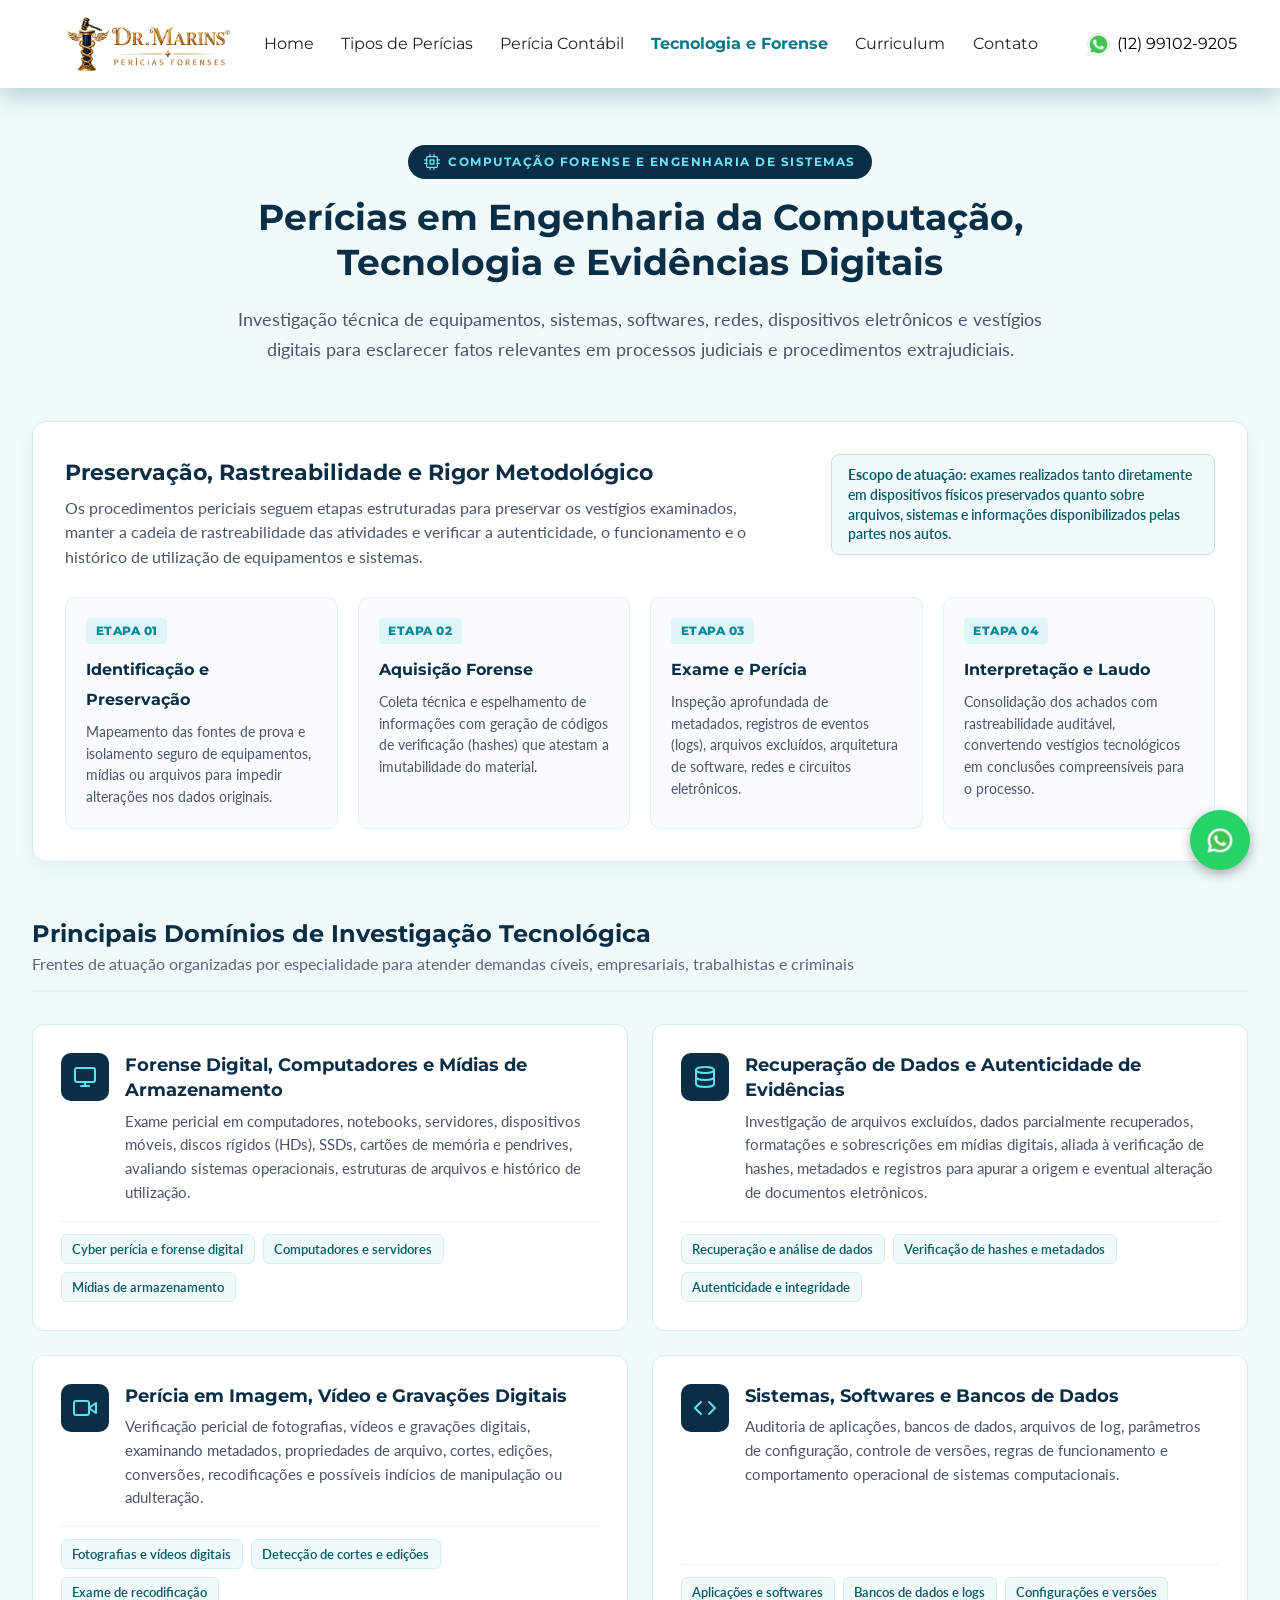
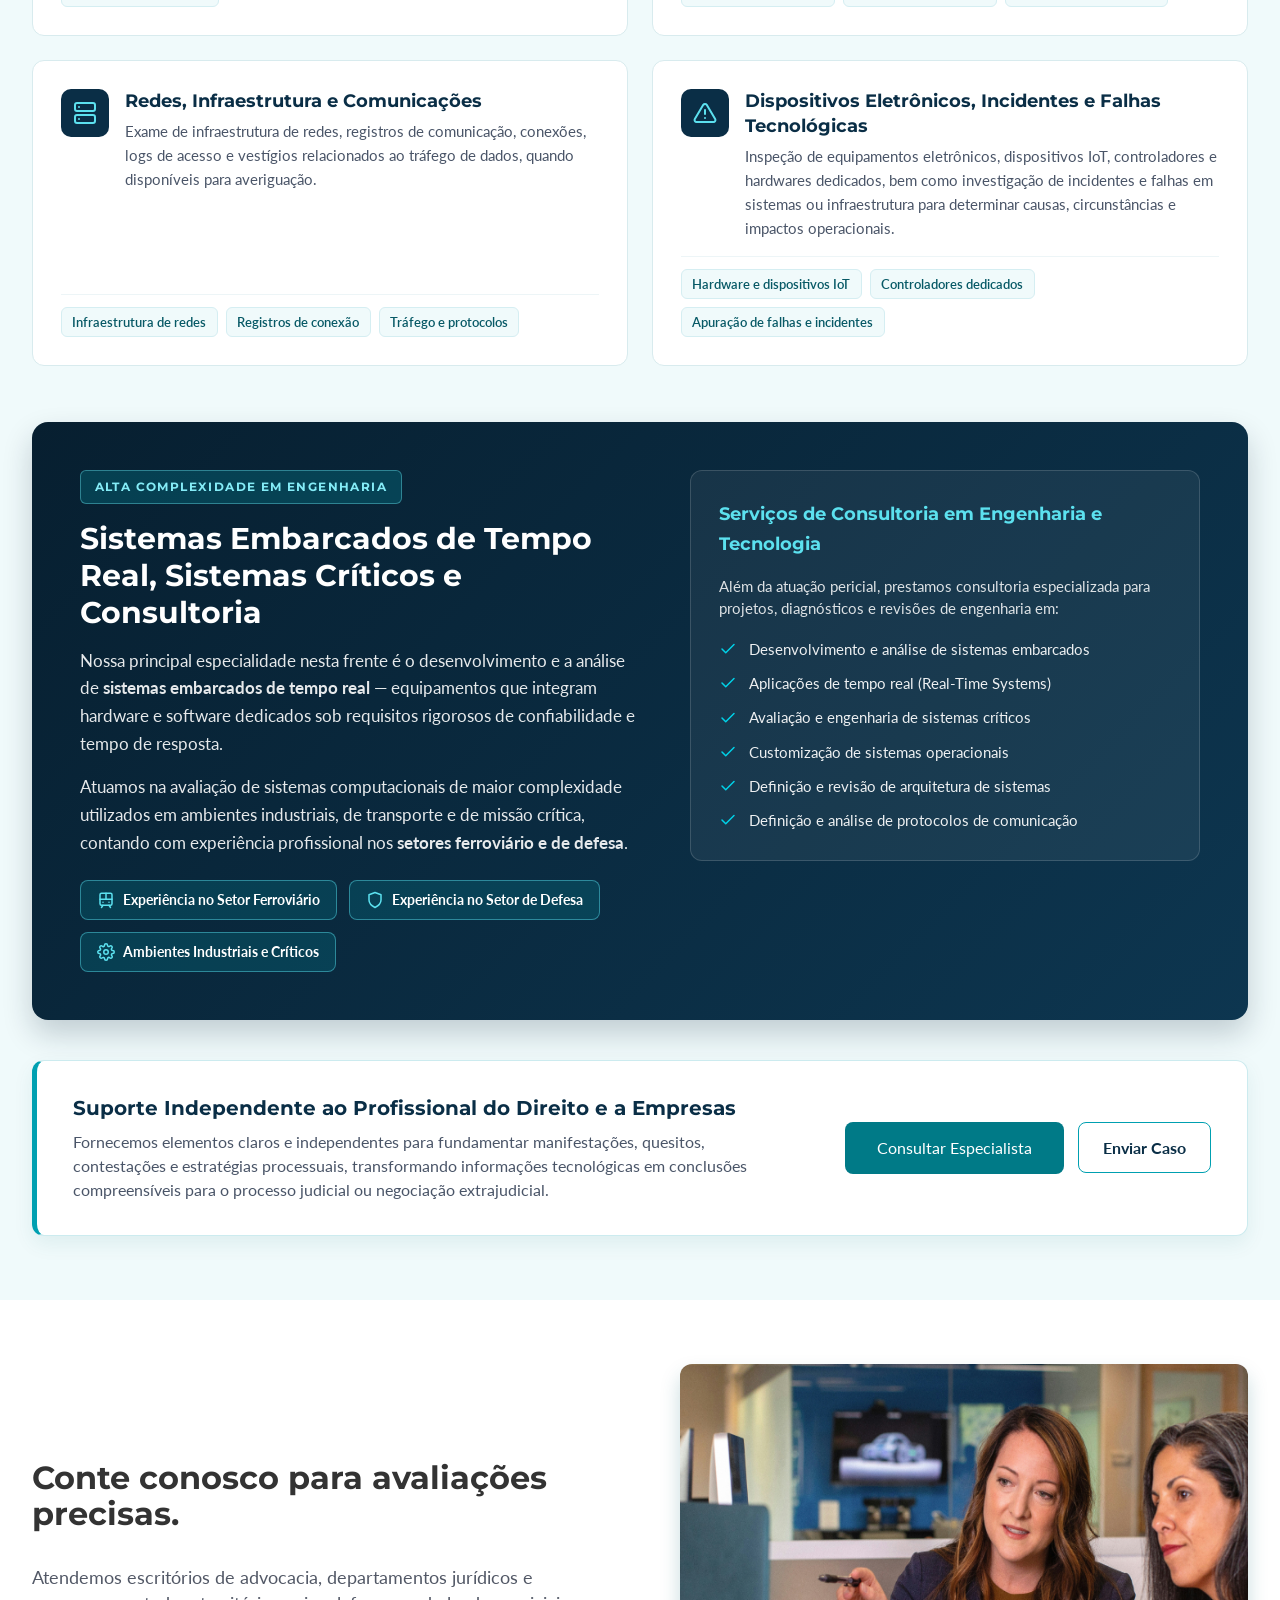
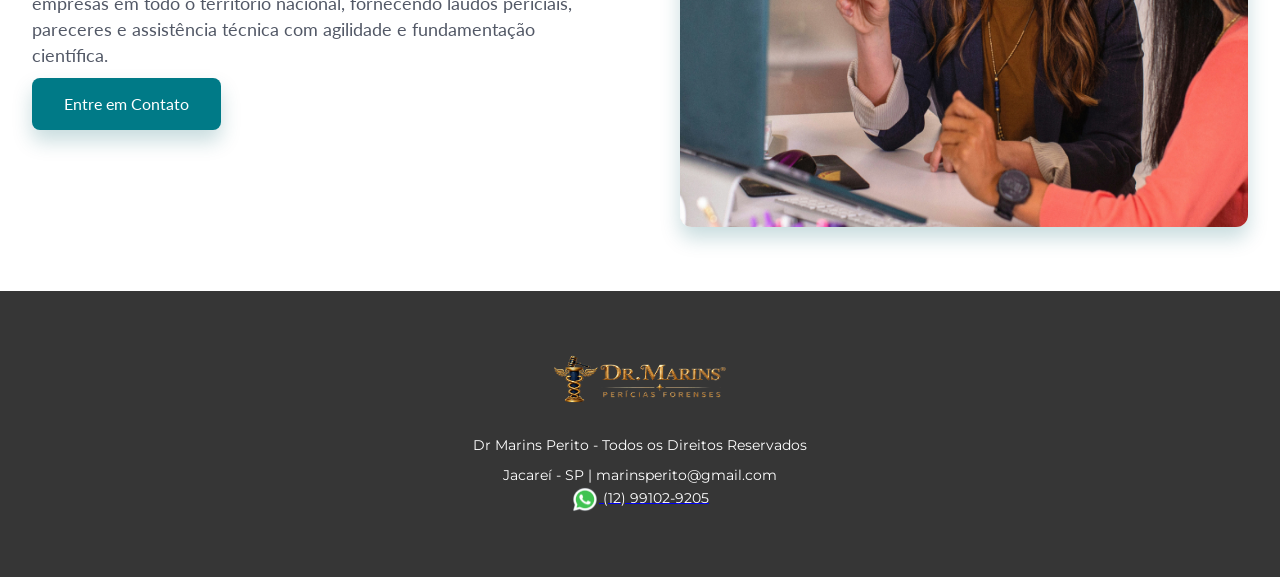
<file: tecnologia-e-forense.html>
<!DOCTYPE html>
<html lang="pt-BR" data-wf-page="65e6645a64c847c8b3e3eec8" data-wf-site="65ceaa5234e6f9adb3fc397f">
<head>
  <meta charset="utf-8">
  <title>Perícias em Engenharia da Computação, Tecnologia e Evidências Digitais | Dr. Marins® Perícias Forenses</title>
  <meta name="description" content="Computação forense, evidências digitais, recuperação de dados, perícia em áudio, imagem e vídeo, sistemas, bancos de dados, redes, sistemas embarcados de tempo real e sistemas críticos.">
  <link rel="canonical" href="https://drmarins.com.br/tecnologia-e-forense.html">
  <meta content="Perícias em Engenharia da Computação, Tecnologia e Evidências Digitais | Dr. Marins® Perícias Forenses" property="og:title">
  <meta content="Computação forense, evidências digitais, recuperação de dados, perícia em áudio, imagem e vídeo, sistemas, bancos de dados, redes, sistemas embarcados de tempo real e sistemas críticos." property="og:description">
  <meta content="https://drmarins.com.br/tecnologia-e-forense.html" property="og:url">
  <meta content="https://drmarins.com.br/images/selo.png" property="og:image">
  <meta content="website" property="og:type">
  <meta content="Perícias em Engenharia da Computação, Tecnologia e Evidências Digitais | Dr. Marins® Perícias Forenses" property="twitter:title">
  <meta content="width=device-width, initial-scale=1" name="viewport">
  <meta content="Webflow" name="generator">
  <link href="css/normalize.css" rel="stylesheet" type="text/css">
  <link href="css/webflow.css" rel="stylesheet" type="text/css">
  <link href="css/dr-marins-perito.webflow.css" rel="stylesheet" type="text/css">
  <link href="https://fonts.googleapis.com" rel="preconnect">
  <link href="https://fonts.gstatic.com" rel="preconnect" crossorigin="anonymous">
  <link href="https://fonts.googleapis.com/css2?family=Lato:ital,wght@0,400;0,700;1,400&family=Montserrat:wght@500;600;700;800&display=swap" rel="stylesheet">
  <script type="text/javascript">!function(o,c){var n=c.documentElement,t=" w-mod-";n.className+=t+"js",("ontouchstart"in o||o.DocumentTouch&&c instanceof DocumentTouch)&&(n.className+=t+"touch")}(window,document);</script>
  <link href="images/favicon.ico" rel="shortcut icon" type="image/x-icon">
  <link href="images/webclip.png" rel="apple-touch-icon">
  <style>
    .section-specialty-tech {
      margin-top: 80px;
    }
    @media screen and (max-width: 767px) { 
      .section-specialty-tech {
        margin-top: 90px;
      }
    }
  </style>
</head>
<body class="body">
  <div data-animation="default" class="navbar-component drop-shadow w-nav" data-easing2="ease" fs-scrolldisable-element="smart-nav" data-easing="ease" data-collapse="medium" data-w-id="f45046bb-0dfd-668d-4f1b-164433b4af99" role="banner" data-duration="400">
    <div class="navbar-container">
      <a href="index.html" class="navbar-logo-link w-nav-brand"><img src="images/logo.png" width="180" height="48" fetchpriority="high" alt="Dr. Marins Perícias Forenses" class="navbar-logo"></a>
      <nav role="navigation" id="w-node-f45046bb-0dfd-668d-4f1b-164433b4af9d-33b4af99" class="navbar-menu is-page-height-tablet w-nav-menu">
        <a href="index.html" class="navbar2_link w-nav-link">Home</a>
        <a href="index.html#tipos-pericias" class="navbar2_link w-nav-link">Tipos de Perícias</a>
        <a href="pericia-contabil.html" class="navbar2_link w-nav-link">Perícia Contábil</a>
        <a href="tecnologia-e-forense.html" aria-current="page" class="navbar2_link w-nav-link w--current">Tecnologia e Forense</a>
        <a href="curriculum.html" class="navbar2_link w-nav-link">Curriculum</a>
        <a href="contato.html" class="navbar2_link w-nav-link">Contato</a>
        <div class="navbar-menu-whatsapp-mobile">
          <a href="https://api.whatsapp.com/send?phone=5512991029205&amp;text=Ol%C3%A1!%20Cheguei%20pelo%20seu%20site%20e%20estou%20interessado%20no%20seu%20servi%C3%A7o%20de%20per%C3%ADcias." target="_blank" rel="noopener noreferrer" class="navbar2_link w-inline-block"><img src="images/WhatsApp.png" loading="lazy" width="28" height="28" alt="WhatsApp" class="icon whatsapp">
            <div class="nav-link-wpp">(12) 99102-9205</div>
          </a>
        </div>
      </nav>
      <div id="w-node-f45046bb-0dfd-668d-4f1b-164433b4afaa-33b4af99" class="navbar-button-wrapper">
        <div class="navbar-menu-whatsapp-desktop">
          <div class="div-block">
            <a id="w-node-_8d375f49-f536-0a98-4c67-4a10ba751bd9-33b4af99" href="https://api.whatsapp.com/send?phone=5512991029205&amp;text=Ol%C3%A1!%20Cheguei%20pelo%20seu%20site%20e%20estou%20interessado%20no%20seu%20servi%C3%A7o%20de%20per%C3%ADcias." target="_blank" rel="noopener noreferrer" class="navbar2_link w-inline-block"><img src="images/WhatsApp.png" loading="lazy" width="28" height="28" alt="WhatsApp" class="icon whatsapp">
              <div class="nav-link-wpp">(12) 99102-9205</div>
            </a>
          </div>
        </div>
        <div class="navbar-menu-button w-nav-button" aria-label="Menu de navegação" role="button" tabindex="0">
          <div class="menu-icon2">
            <div class="menu-icon2_line-top"></div>
            <div class="menu-icon2_line-middle">
              <div class="menu-icon_line-middle-inner"></div>
            </div>
            <div class="menu-icon2_line-bottom"></div>
          </div>
        </div>
      </div>
    </div>
  </div>

  <main>
    <!-- ========================================================================
         PERÍCIAS EM ENGENHARIA DA COMPUTAÇÃO, TECNOLOGIA E EVIDÊNCIAS DIGITAIS
         ======================================================================== -->
    <section id="pericia-tecnologia" class="section-specialty-tech" aria-labelledby="titulo-pericia-tecnologia">
      <div class="container-large">
        <div class="padding-section-large">

          <div class="specialty-header">
            <span class="specialty-eyebrow is-tech">
              <svg width="16" height="16" viewBox="0 0 24 24" fill="none" stroke="currentColor" stroke-width="2" stroke-linecap="round" stroke-linejoin="round" aria-hidden="true"><rect x="4" y="4" width="16" height="16" rx="2"/><rect x="9" y="9" width="6" height="6"/><path d="M9 1v3"/><path d="M15 1v3"/><path d="M9 20v3"/><path d="M15 20v3"/><path d="M20 9h3"/><path d="M20 14h3"/><path d="M1 9h3"/><path d="M1 14h3"/></svg>
              Computação Forense e Engenharia de Sistemas
            </span>
            <h1 id="titulo-pericia-tecnologia" class="specialty-title">Perícias em Engenharia da Computação, Tecnologia e Evidências Digitais</h1>
            <p class="specialty-lead">Investigação técnica de equipamentos, sistemas, softwares, redes, dispositivos eletrônicos e vestígios digitais para esclarecer fatos relevantes em processos judiciais e procedimentos extrajudiciais.</p>
          </div>

          <!-- Metodologia e Rastreabilidade -->
          <div class="forensic-method-bar">
            <div class="forensic-method-header">
              <div>
                <h2 class="forensic-method-title">Preservação, Rastreabilidade e Rigor Metodológico</h2>
                <p class="forensic-method-subtitle">Os procedimentos periciais seguem etapas estruturadas para preservar os vestígios examinados, manter a cadeia de rastreabilidade das atividades e verificar a autenticidade, o funcionamento e o histórico de utilização de equipamentos e sistemas.</p>
              </div>
              <div class="forensic-scope-badge">
                <strong>Escopo de atuação:</strong> exames realizados tanto diretamente em dispositivos físicos preservados quanto sobre arquivos, sistemas e informações disponibilizados pelas partes nos autos.
              </div>
            </div>

            <div class="forensic-steps-grid">
              <div class="forensic-step-card">
                <span class="forensic-step-num">ETAPA 01</span>
                <h3 class="forensic-step-title">Identificação e Preservação</h3>
                <p class="forensic-step-desc">Mapeamento das fontes de prova e isolamento seguro de equipamentos, mídias ou arquivos para impedir alterações nos dados originais.</p>
              </div>
              <div class="forensic-step-card">
                <span class="forensic-step-num">ETAPA 02</span>
                <h3 class="forensic-step-title">Aquisição Forense</h3>
                <p class="forensic-step-desc">Coleta técnica e espelhamento de informações com geração de códigos de verificação (hashes) que atestam a imutabilidade do material.</p>
              </div>
              <div class="forensic-step-card">
                <span class="forensic-step-num">ETAPA 03</span>
                <h3 class="forensic-step-title">Exame e Perícia</h3>
                <p class="forensic-step-desc">Inspeção aprofundada de metadados, registros de eventos (logs), arquivos excluídos, arquitetura de software, redes e circuitos eletrônicos.</p>
              </div>
              <div class="forensic-step-card">
                <span class="forensic-step-num">ETAPA 04</span>
                <h3 class="forensic-step-title">Interpretação e Laudo</h3>
                <p class="forensic-step-desc">Consolidação dos achados com rastreabilidade auditável, convertendo vestígios tecnológicos em conclusões compreensíveis para o processo.</p>
              </div>
            </div>
          </div>

          <!-- Categorias Agrupadas de Atuação Tecnológica -->
          <div class="block-section-header">
            <div>
              <h2 class="block-section-title">Principais Domínios de Investigação Tecnológica</h2>
              <p class="block-section-subtitle">Frentes de atuação organizadas por especialidade para atender demandas cíveis, empresariais, trabalhistas e criminais</p>
            </div>
          </div>

          <div class="tech-domains-grid">
            <!-- Categoria 1 -->
            <article class="tech-domain-card">
              <div class="tech-domain-header">
                <div class="tech-domain-icon" aria-hidden="true">
                  <svg viewBox="0 0 24 24" fill="none" stroke="currentColor" stroke-width="2" stroke-linecap="round" stroke-linejoin="round"><rect x="2" y="3" width="20" height="14" rx="2" ry="2"/><line x1="8" y1="21" x2="16" y2="21"/><line x1="12" y1="17" x2="12" y2="21"/></svg>
                </div>
                <div>
                  <h3 class="tech-domain-title">Forense Digital, Computadores e Mídias de Armazenamento</h3>
                  <p class="tech-domain-desc">Exame pericial em computadores, notebooks, servidores, dispositivos móveis, discos rígidos (HDs), SSDs, cartões de memória e pendrives, avaliando sistemas operacionais, estruturas de arquivos e histórico de utilização.</p>
                </div>
              </div>
              <div class="tech-domain-tags">
                <span class="tech-tag">Cyber perícia e forense digital</span>
                <span class="tech-tag">Computadores e servidores</span>
                <span class="tech-tag">Mídias de armazenamento</span>
              </div>
            </article>

            <!-- Categoria 2 -->
            <article class="tech-domain-card">
              <div class="tech-domain-header">
                <div class="tech-domain-icon" aria-hidden="true">
                  <svg viewBox="0 0 24 24" fill="none" stroke="currentColor" stroke-width="2" stroke-linecap="round" stroke-linejoin="round"><ellipse cx="12" cy="5" rx="9" ry="3"/><path d="M21 12c0 1.66-4 3-9 3s-9-1.34-9-3"/><path d="M3 5v14c0 1.66 4 3 9 3s9-1.34 9-3V5"/></svg>
                </div>
                <div>
                  <h3 class="tech-domain-title">Recuperação de Dados e Autenticidade de Evidências</h3>
                  <p class="tech-domain-desc">Investigação de arquivos excluídos, dados parcialmente recuperados, formatações e sobrescrições em mídias digitais, aliada à verificação de hashes, metadados e registros para apurar a origem e eventual alteração de documentos eletrônicos.</p>
                </div>
              </div>
              <div class="tech-domain-tags">
                <span class="tech-tag">Recuperação e análise de dados</span>
                <span class="tech-tag">Verificação de hashes e metadados</span>
                <span class="tech-tag">Autenticidade e integridade</span>
              </div>
            </article>

            <!-- Categoria 3 -->
            <article class="tech-domain-card">
              <div class="tech-domain-header">
                <div class="tech-domain-icon" aria-hidden="true">
                  <svg viewBox="0 0 24 24" fill="none" stroke="currentColor" stroke-width="2" stroke-linecap="round" stroke-linejoin="round"><polygon points="23 7 16 12 23 17 23 7"/><rect x="1" y="5" width="15" height="14" rx="2" ry="2"/></svg>
                </div>
                <div>
                  <h3 class="tech-domain-title">Perícia em Imagem, Vídeo e Gravações Digitais</h3>
                  <p class="tech-domain-desc">Verificação pericial de fotografias, vídeos e gravações digitais, examinando metadados, propriedades de arquivo, cortes, edições, conversões, recodificações e possíveis indícios de manipulação ou adulteração.</p>
                </div>
              </div>
              <div class="tech-domain-tags">
                <span class="tech-tag">Fotografias e vídeos digitais</span>
                <span class="tech-tag">Detecção de cortes e edições</span>
                <span class="tech-tag">Exame de recodificação</span>
              </div>
            </article>

            <!-- Categoria 4 -->
            <article class="tech-domain-card">
              <div class="tech-domain-header">
                <div class="tech-domain-icon" aria-hidden="true">
                  <svg viewBox="0 0 24 24" fill="none" stroke="currentColor" stroke-width="2" stroke-linecap="round" stroke-linejoin="round"><polyline points="16 18 22 12 16 6"/><polyline points="8 6 2 12 8 18"/></svg>
                </div>
                <div>
                  <h3 class="tech-domain-title">Sistemas, Softwares e Bancos de Dados</h3>
                  <p class="tech-domain-desc">Auditoria de aplicações, bancos de dados, arquivos de log, parâmetros de configuração, controle de versões, regras de funcionamento e comportamento operacional de sistemas computacionais.</p>
                </div>
              </div>
              <div class="tech-domain-tags">
                <span class="tech-tag">Aplicações e softwares</span>
                <span class="tech-tag">Bancos de dados e logs</span>
                <span class="tech-tag">Configurações e versões</span>
              </div>
            </article>

            <!-- Categoria 5 -->
            <article class="tech-domain-card">
              <div class="tech-domain-header">
                <div class="tech-domain-icon" aria-hidden="true">
                  <svg viewBox="0 0 24 24" fill="none" stroke="currentColor" stroke-width="2" stroke-linecap="round" stroke-linejoin="round"><rect x="2" y="2" width="20" height="8" rx="2" ry="2"/><rect x="2" y="14" width="20" height="8" rx="2" ry="2"/><line x1="6" y1="6" x2="6.01" y2="6"/><line x1="6" y1="18" x2="6.01" y2="18"/></svg>
                </div>
                <div>
                  <h3 class="tech-domain-title">Redes, Infraestrutura e Comunicações</h3>
                  <p class="tech-domain-desc">Exame de infraestrutura de redes, registros de comunicação, conexões, logs de acesso e vestígios relacionados ao tráfego de dados, quando disponíveis para averiguação.</p>
                </div>
              </div>
              <div class="tech-domain-tags">
                <span class="tech-tag">Infraestrutura de redes</span>
                <span class="tech-tag">Registros de conexão</span>
                <span class="tech-tag">Tráfego e protocolos</span>
              </div>
            </article>

            <!-- Categoria 6 -->
            <article class="tech-domain-card">
              <div class="tech-domain-header">
                <div class="tech-domain-icon" aria-hidden="true">
                  <svg viewBox="0 0 24 24" fill="none" stroke="currentColor" stroke-width="2" stroke-linecap="round" stroke-linejoin="round"><path d="M10.29 3.86L1.82 18a2 2 0 0 0 1.71 3h16.94a2 2 0 0 0 1.71-3L13.71 3.86a2 2 0 0 0-3.42 0z"/><line x1="12" y1="9" x2="12" y2="13"/><line x1="12" y1="17" x2="12.01" y2="17"/></svg>
                </div>
                <div>
                  <h3 class="tech-domain-title">Dispositivos Eletrônicos, Incidentes e Falhas Tecnológicas</h3>
                  <p class="tech-domain-desc">Inspeção de equipamentos eletrônicos, dispositivos IoT, controladores e hardwares dedicados, bem como investigação de incidentes e falhas em sistemas ou infraestrutura para determinar causas, circunstâncias e impactos operacionais.</p>
                </div>
              </div>
              <div class="tech-domain-tags">
                <span class="tech-tag">Hardware e dispositivos IoT</span>
                <span class="tech-tag">Controladores dedicados</span>
                <span class="tech-tag">Apuração de falhas e incidentes</span>
              </div>
            </article>
          </div>

          <!-- Painel de Especialidade: Sistemas Embarcados de Tempo Real, Sistemas Críticos e Consultoria -->
          <div class="embedded-systems-panel">
            <div class="embedded-grid">
              <div>
                <span class="preventive-badge">Alta Complexidade em Engenharia</span>
                <h2 class="preventive-title">Sistemas Embarcados de Tempo Real, Sistemas Críticos e Consultoria</h2>
                <p class="preventive-text">Nossa principal especialidade nesta frente é o desenvolvimento e a análise de <strong>sistemas embarcados de tempo real</strong> — equipamentos que integram hardware e software dedicados sob requisitos rigorosos de confiabilidade e tempo de resposta.</p>
                <p class="preventive-text">Atuamos na avaliação de sistemas computacionais de maior complexidade utilizados em ambientes industriais, de transporte e de missão crítica, contando com experiência profissional nos <strong>setores ferroviário e de defesa</strong>.</p>
                
                <div class="embedded-sector-badges">
                  <span class="sector-badge">
                    <svg viewBox="0 0 24 24" fill="none" stroke="currentColor" stroke-width="2" stroke-linecap="round" stroke-linejoin="round" aria-hidden="true"><rect x="4" y="3" width="16" height="16" rx="2"/><path d="M4 11h16"/><path d="M12 3v8"/><path d="m8 19-2 3"/><path d="m18 22-2-3"/><path d="M8 15h0"/><path d="M16 15h0"/></svg>
                    Experiência no Setor Ferroviário
                  </span>
                  <span class="sector-badge">
                    <svg viewBox="0 0 24 24" fill="none" stroke="currentColor" stroke-width="2" stroke-linecap="round" stroke-linejoin="round" aria-hidden="true"><path d="M12 22s8-4 8-10V5l-8-3-8 3v7c0 6 8 10 8 10z"/></svg>
                    Experiência no Setor de Defesa
                  </span>
                  <span class="sector-badge">
                    <svg viewBox="0 0 24 24" fill="none" stroke="currentColor" stroke-width="2" stroke-linecap="round" stroke-linejoin="round" aria-hidden="true"><circle cx="12" cy="12" r="3"/><path d="M19.4 15a1.65 1.65 0 0 0 .33 1.82l.06.06a2 2 0 0 1 0 2.83 2 2 0 0 1-2.83 0l-.06-.06a1.65 1.65 0 0 0-1.82-.33 1.65 1.65 0 0 0-1 1.51V21a2 2 0 0 1-2 2 2 2 0 0 1-2-2v-.09A1.65 1.65 0 0 0 9 19.4a1.65 1.65 0 0 0-1.82.33l-.06.06a2 2 0 0 1-2.83 0 2 2 0 0 1 0-2.83l.06-.06a1.65 1.65 0 0 0 .33-1.82 1.65 1.65 0 0 0-1.51-1H3a2 2 0 0 1-2-2 2 2 0 0 1 2-2h.09A1.65 1.65 0 0 0 4.6 9a1.65 1.65 0 0 0-.33-1.82l-.06-.06a2 2 0 0 1 0-2.83 2 2 0 0 1 2.83 0l.06.06a1.65 1.65 0 0 0 1.82.33H9a1.65 1.65 0 0 0 1-1.51V3a2 2 0 0 1 2-2 2 2 0 0 1 2 2v.09a1.65 1.65 0 0 0 1 1.51 1.65 1.65 0 0 0 1.82-.33l.06-.06a2 2 0 0 1 2.83 0 2 2 0 0 1 0 2.83l-.06.06a1.65 1.65 0 0 0-.33 1.82V9a1.65 1.65 0 0 0 1.51 1H21a2 2 0 0 1 2 2 2 2 0 0 1-2 2h-.09a1.65 1.65 0 0 0-1.51 1z"/></svg>
                    Ambientes Industriais e Críticos
                  </span>
                </div>
              </div>

              <div class="consulting-box">
                <h3 class="consulting-box-title">Serviços de Consultoria em Engenharia e Tecnologia</h3>
                <p class="preventive-pillar-desc" style="margin-bottom: 1.15rem;">Além da atuação pericial, prestamos consultoria especializada para projetos, diagnósticos e revisões de engenharia em:</p>
                <ul class="consulting-list">
                  <li>
                    <svg viewBox="0 0 24 24" fill="none" stroke="currentColor" stroke-width="2" stroke-linecap="round" stroke-linejoin="round" aria-hidden="true"><polyline points="20 6 9 17 4 12"/></svg>
                    Desenvolvimento e análise de sistemas embarcados
                  </li>
                  <li>
                    <svg viewBox="0 0 24 24" fill="none" stroke="currentColor" stroke-width="2" stroke-linecap="round" stroke-linejoin="round" aria-hidden="true"><polyline points="20 6 9 17 4 12"/></svg>
                    Aplicações de tempo real (Real-Time Systems)
                  </li>
                  <li>
                    <svg viewBox="0 0 24 24" fill="none" stroke="currentColor" stroke-width="2" stroke-linecap="round" stroke-linejoin="round" aria-hidden="true"><polyline points="20 6 9 17 4 12"/></svg>
                    Avaliação e engenharia de sistemas críticos
                  </li>
                  <li>
                    <svg viewBox="0 0 24 24" fill="none" stroke="currentColor" stroke-width="2" stroke-linecap="round" stroke-linejoin="round" aria-hidden="true"><polyline points="20 6 9 17 4 12"/></svg>
                    Customização de sistemas operacionais
                  </li>
                  <li>
                    <svg viewBox="0 0 24 24" fill="none" stroke="currentColor" stroke-width="2" stroke-linecap="round" stroke-linejoin="round" aria-hidden="true"><polyline points="20 6 9 17 4 12"/></svg>
                    Definição e revisão de arquitetura de sistemas
                  </li>
                  <li>
                    <svg viewBox="0 0 24 24" fill="none" stroke="currentColor" stroke-width="2" stroke-linecap="round" stroke-linejoin="round" aria-hidden="true"><polyline points="20 6 9 17 4 12"/></svg>
                    Definição e análise de protocolos de comunicação
                  </li>
                </ul>
              </div>
            </div>
          </div>

          <!-- Apoio ao Profissional do Direito e CTA -->
          <div class="legal-support-cta-bar">
            <div class="legal-support-content">
              <h3 class="legal-support-title">Suporte Independente ao Profissional do Direito e a Empresas</h3>
              <p class="legal-support-text">Fornecemos elementos claros e independentes para fundamentar manifestações, quesitos, contestações e estratégias processuais, transformando informações tecnológicas em conclusões compreensíveis para o processo judicial ou negociação extrajudicial.</p>
            </div>
            <div class="legal-support-actions">
              <a href="https://api.whatsapp.com/send?phone=5512991029205&amp;text=Ol%C3%A1!%20Gostaria%20de%20conversar%20sobre%20Per%C3%ADcia%20em%20Engenharia%20da%20Computa%C3%A7%C3%A3o%20e%20Evid%C3%AAncias%20Digitais." target="_blank" rel="noopener noreferrer" class="cta-button-primary w-button">Consultar Especialista</a>
              <a href="contato.html" class="cta-button-outline">Enviar Caso</a>
            </div>
          </div>

        </div>
      </div>
    </section>

    <!-- CONTATO SECTION -->
    <section class="section-contato">
      <div class="container-large">
        <div class="padding-section-large">
          <div class="w-layout-grid img-text-flexwrapper">
            <div class="content-flexwrapper">
              <div class="margin-bottom margin-small">
                <h2 class="margin-bottom margin-medium">Conte conosco para avaliações precisas.</h2>
                <p class="text-size-medium">Atendemos escritórios de advocacia, departamentos jurídicos e empresas em todo o território nacional, fornecendo laudos periciais, pareceres e assistência técnica com agilidade e fundamentação científica.</p>
              </div>
              <div class="margin-top margin-medium">
                <div class="button-group">
                  <a href="contato.html" class="cta-button-primary drop-shadow w-button">Entre em Contato</a>
                </div>
              </div>
            </div>
            <div class="image-flexwrapper"><img src="images/img-footer-home.jpg" width="694" height="463" loading="lazy" sizes="(max-width: 479px) 100vw, (max-width: 762px) 91vw, (max-width: 991px) 694px, 43vw" srcset="images/img-footer-home-p-500.jpg 500w, images/img-footer-home.jpg 694w" alt="Atendimento pericial para empresas e profissionais do Direito" class="round-corners drop-shadow"></div>
          </div>
        </div>
      </div>
    </section>
  </main>

  <!-- FOOTER -->
  <footer class="section-footer">
    <div class="padding-global">
      <div class="container-large">
        <div class="padding-section-large">
          <div class="footer-component">
            <div class="margin-bottom margin-xxlarge"><img src="images/logo.png" width="180" height="48" loading="lazy" alt="Dr. Marins Perícias Forenses" class="testimonial1_logo"></div>
            <div class="margin-vertical margin-medium">
              <p class="text-align-center text-color-white">Dr Marins Perito - Todos os Direitos Reservados</p>
              <p class="text-align-center text-color-white margin-top margin-small">
                <span>Jacareí - SP | marinsperito@gmail.com</span>
                <span style="display: block;margin:0 auto;">
                  <a href="https://api.whatsapp.com/send?phone=5512991029205&amp;text=Ol%C3%A1!%20Cheguei%20pelo%20seu%20site%20e%20estou%20interessado%20no%20seu%20servi%C3%A7o%20de%20per%C3%ADcias." target="_blank" rel="noopener noreferrer" class="w-inline-block"><img src="images/WhatsApp.png" loading="lazy" width="28" height="28" alt="WhatsApp" class="icon whatsapp">
                    <span class="footer-link-wpp" style="color: white;">(12) 99102-9205</span>
                  </a>
                </span>
              </p>
            </div>
          </div>
        </div>
      </div>
    </div>
  </footer>

<!-- BOTÃO FLUTUANTE WHATSAPP -->
<a href="https://api.whatsapp.com/send?phone=5512991029205&amp;text=Ol%C3%A1!%20Cheguei%20pelo%20seu%20site%20e%20estou%20interessado%20no%20seu%20servi%C3%A7o%20de%20per%C3%ADcias." 
   target="_blank" 
   rel="noopener noreferrer"
   class="whatsapp-float-btn"
   aria-label="Fale conosco pelo WhatsApp">
  <img src="images/WhatsApp.png" width="30" height="30" alt="WhatsApp">
</a>
<!-- FIM DO BOTÃO FLUTUANTE -->
<script src="https://code.jquery.com/jquery-3.5.1.min.js" integrity="sha256-9/aliU8dGd2tb6OSsuzixeV4y/faTqgFtohetphbbj0=" crossorigin="anonymous"></script>
<script src="js/webflow.js" type="text/javascript"></script>
</body>
</html>
</file>
<file: css/webflow.css>
@font-face {
  font-family: 'webflow-icons';
  src: url("[data-uri]") format('truetype');
  font-weight: normal;
  font-style: normal;
}
[class^="w-icon-"],
[class*=" w-icon-"] {
  /* use !important to prevent issues with browser extensions that change fonts */
  font-family: 'webflow-icons' !important;
  speak: none;
  font-style: normal;
  font-weight: normal;
  font-variant: normal;
  text-transform: none;
  line-height: 1;
  /* Better Font Rendering =========== */
  -webkit-font-smoothing: antialiased;
  -moz-osx-font-smoothing: grayscale;
}
.w-icon-slider-right:before {
  content: "\e600";
}
.w-icon-slider-left:before {
  content: "\e601";
}
.w-icon-nav-menu:before {
  content: "\e602";
}
.w-icon-arrow-down:before,
.w-icon-dropdown-toggle:before {
  content: "\e603";
}
.w-icon-file-upload-remove:before {
  content: "\e900";
}
.w-icon-file-upload-icon:before {
  content: "\e903";
}
* {
  -webkit-box-sizing: border-box;
  -moz-box-sizing: border-box;
  box-sizing: border-box;
}
html {
  height: 100%;
}
body {
  margin: 0;
  min-height: 100%;
  background-color: #fff;
  font-family: Arial, sans-serif;
  font-size: 14px;
  line-height: 20px;
  color: #333;
}
img {
  max-width: 100%;
  vertical-align: middle;
  display: inline-block;
}
html.w-mod-touch * {
  background-attachment: scroll !important;
}
.w-block {
  display: block;
}
.w-inline-block {
  max-width: 100%;
  display: inline-block;
}
.w-clearfix:before,
.w-clearfix:after {
  content: " ";
  display: table;
  grid-column-start: 1;
  grid-row-start: 1;
  grid-column-end: 2;
  grid-row-end: 2;
}
.w-clearfix:after {
  clear: both;
}
.w-hidden {
  display: none;
}
.w-button {
  display: inline-block;
  padding: 9px 15px;
  background-color: #3898EC;
  color: white;
  border: 0;
  line-height: inherit;
  text-decoration: none;
  cursor: pointer;
  border-radius: 0;
}
input.w-button {
  -webkit-appearance: button;
}
html[data-w-dynpage] [data-w-cloak] {
  color: transparent !important;
}
.w-code-block {
  margin: unset;
}
pre.w-code-block code {
  all: inherit;
}
.w-webflow-badge,
.w-webflow-badge * {
  position: static;
  left: auto;
  top: auto;
  right: auto;
  bottom: auto;
  z-index: auto;
  display: block;
  visibility: visible;
  overflow: visible;
  overflow-x: visible;
  overflow-y: visible;
  box-sizing: border-box;
  width: auto;
  height: auto;
  max-height: none;
  max-width: none;
  min-height: 0;
  min-width: 0;
  margin: 0;
  padding: 0;
  float: none;
  clear: none;
  border: 0 none transparent;
  border-radius: 0;
  background: none;
  background-image: none;
  background-position: 0% 0%;
  background-size: auto auto;
  background-repeat: repeat;
  background-origin: padding-box;
  background-clip: border-box;
  background-attachment: scroll;
  background-color: transparent;
  box-shadow: none;
  opacity: 1;
  transform: none;
  transition: none;
  direction: ltr;
  font-family: inherit;
  font-weight: inherit;
  color: inherit;
  font-size: inherit;
  line-height: inherit;
  font-style: inherit;
  font-variant: inherit;
  text-align: inherit;
  letter-spacing: inherit;
  text-decoration: inherit;
  text-indent: 0;
  text-transform: inherit;
  list-style-type: disc;
  text-shadow: none;
  font-smoothing: auto;
  vertical-align: baseline;
  cursor: inherit;
  white-space: inherit;
  word-break: normal;
  word-spacing: normal;
  word-wrap: normal;
}
.w-webflow-badge {
  position: fixed !important;
  display: inline-block !important;
  visibility: visible !important;
  z-index: 2147483647 !important;
  top: auto !important;
  right: 12px !important;
  bottom: 12px !important;
  left: auto !important;
  color: #aaadb0 !important;
  background-color: #fff !important;
  border-radius: 3px !important;
  padding: 6px !important;
  font-size: 12px !important;
  opacity: 1 !important;
  line-height: 14px !important;
  text-decoration: none !important;
  transform: none !important;
  margin: 0 !important;
  width: auto !important;
  height: auto !important;
  overflow: visible !important;
  white-space: nowrap;
  box-shadow: 0 0 0 1px rgba(0, 0, 0, 0.1), 0px 1px 3px rgba(0, 0, 0, 0.1);
  cursor: pointer;
}
.w-webflow-badge > img {
  display: inline-block !important;
  visibility: visible !important;
  opacity: 1 !important;
  vertical-align: middle !important;
}
h1,
h2,
h3,
h4,
h5,
h6 {
  font-weight: bold;
  margin-bottom: 10px;
}
h1 {
  font-size: 38px;
  line-height: 44px;
  margin-top: 20px;
}
h2 {
  font-size: 32px;
  line-height: 36px;
  margin-top: 20px;
}
h3 {
  font-size: 24px;
  line-height: 30px;
  margin-top: 20px;
}
h4 {
  font-size: 18px;
  line-height: 24px;
  margin-top: 10px;
}
h5 {
  font-size: 14px;
  line-height: 20px;
  margin-top: 10px;
}
h6 {
  font-size: 12px;
  line-height: 18px;
  margin-top: 10px;
}
p {
  margin-top: 0;
  margin-bottom: 10px;
}
blockquote {
  margin: 0 0 10px 0;
  padding: 10px 20px;
  border-left: 5px solid #E2E2E2;
  font-size: 18px;
  line-height: 22px;
}
figure {
  margin: 0;
  margin-bottom: 10px;
}
figcaption {
  margin-top: 5px;
  text-align: center;
}
ul,
ol {
  margin-top: 0px;
  margin-bottom: 10px;
  padding-left: 40px;
}
.w-list-unstyled {
  padding-left: 0;
  list-style: none;
}
.w-embed:before,
.w-embed:after {
  content: " ";
  display: table;
  grid-column-start: 1;
  grid-row-start: 1;
  grid-column-end: 2;
  grid-row-end: 2;
}
.w-embed:after {
  clear: both;
}
.w-video {
  width: 100%;
  position: relative;
  padding: 0;
}
.w-video iframe,
.w-video object,
.w-video embed {
  position: absolute;
  top: 0;
  left: 0;
  width: 100%;
  height: 100%;
  border: none;
}
fieldset {
  padding: 0;
  margin: 0;
  border: 0;
}
button,
[type='button'],
[type='reset'] {
  border: 0;
  cursor: pointer;
  -webkit-appearance: button;
}
.w-form {
  margin: 0 0 15px;
}
.w-form-done {
  display: none;
  padding: 20px;
  text-align: center;
  background-color: #dddddd;
}
.w-form-fail {
  display: none;
  margin-top: 10px;
  padding: 10px;
  background-color: #ffdede;
}
label {
  display: block;
  margin-bottom: 5px;
  font-weight: bold;
}
.w-input,
.w-select {
  display: block;
  width: 100%;
  height: 38px;
  padding: 8px 12px;
  margin-bottom: 10px;
  font-size: 14px;
  line-height: 1.42857143;
  color: #333333;
  vertical-align: middle;
  background-color: #ffffff;
  border: 1px solid #cccccc;
}
.w-input:-moz-placeholder,
.w-select:-moz-placeholder {
  color: #999;
}
.w-input::-moz-placeholder,
.w-select::-moz-placeholder {
  color: #999;
  opacity: 1;
}
.w-input::-webkit-input-placeholder,
.w-select::-webkit-input-placeholder {
  color: #999;
}
.w-input:focus,
.w-select:focus {
  border-color: #3898EC;
  outline: 0;
}
.w-input[disabled],
.w-select[disabled],
.w-input[readonly],
.w-select[readonly],
fieldset[disabled] .w-input,
fieldset[disabled] .w-select {
  cursor: not-allowed;
}
.w-input[disabled]:not(.w-input-disabled),
.w-select[disabled]:not(.w-input-disabled),
.w-input[readonly],
.w-select[readonly],
fieldset[disabled]:not(.w-input-disabled) .w-input,
fieldset[disabled]:not(.w-input-disabled) .w-select {
  background-color: #eeeeee;
}
textarea.w-input,
textarea.w-select {
  height: auto;
}
.w-select {
  background-color: #f3f3f3;
}
.w-select[multiple] {
  height: auto;
}
.w-form-label {
  display: inline-block;
  cursor: pointer;
  font-weight: normal;
  margin-bottom: 0px;
}
.w-radio {
  display: block;
  margin-bottom: 5px;
  padding-left: 20px;
}
.w-radio:before,
.w-radio:after {
  content: " ";
  display: table;
  grid-column-start: 1;
  grid-row-start: 1;
  grid-column-end: 2;
  grid-row-end: 2;
}
.w-radio:after {
  clear: both;
}
.w-radio-input {
  margin: 4px 0 0;
  line-height: normal;
  float: left;
  margin-left: -20px;
}
.w-radio-input {
  margin-top: 3px;
}
.w-file-upload {
  display: block;
  margin-bottom: 10px;
}
.w-file-upload-input {
  width: 0.1px;
  height: 0.1px;
  opacity: 0;
  overflow: hidden;
  position: absolute;
  z-index: -100;
}
.w-file-upload-default,
.w-file-upload-uploading,
.w-file-upload-success {
  display: inline-block;
  color: #333333;
}
.w-file-upload-error {
  display: block;
  margin-top: 10px;
}
.w-file-upload-default.w-hidden,
.w-file-upload-uploading.w-hidden,
.w-file-upload-error.w-hidden,
.w-file-upload-success.w-hidden {
  display: none;
}
.w-file-upload-uploading-btn {
  display: flex;
  font-size: 14px;
  font-weight: normal;
  cursor: pointer;
  margin: 0;
  padding: 8px 12px;
  border: 1px solid #cccccc;
  background-color: #fafafa;
}
.w-file-upload-file {
  display: flex;
  flex-grow: 1;
  justify-content: space-between;
  margin: 0;
  padding: 8px 9px 8px 11px;
  border: 1px solid #cccccc;
  background-color: #fafafa;
}
.w-file-upload-file-name {
  font-size: 14px;
  font-weight: normal;
  display: block;
}
.w-file-remove-link {
  margin-top: 3px;
  margin-left: 10px;
  width: auto;
  height: auto;
  padding: 3px;
  display: block;
  cursor: pointer;
}
.w-icon-file-upload-remove {
  margin: auto;
  font-size: 10px;
}
.w-file-upload-error-msg {
  display: inline-block;
  color: #ea384c;
  padding: 2px 0;
}
.w-file-upload-info {
  display: inline-block;
  line-height: 38px;
  padding: 0 12px;
}
.w-file-upload-label {
  display: inline-block;
  font-size: 14px;
  font-weight: normal;
  cursor: pointer;
  margin: 0;
  padding: 8px 12px;
  border: 1px solid #cccccc;
  background-color: #fafafa;
}
.w-icon-file-upload-icon,
.w-icon-file-upload-uploading {
  display: inline-block;
  margin-right: 8px;
  width: 20px;
}
.w-icon-file-upload-uploading {
  height: 20px;
}
.w-container {
  margin-left: auto;
  margin-right: auto;
  max-width: 940px;
}
.w-container:before,
.w-container:after {
  content: " ";
  display: table;
  grid-column-start: 1;
  grid-row-start: 1;
  grid-column-end: 2;
  grid-row-end: 2;
}
.w-container:after {
  clear: both;
}
.w-container .w-row {
  margin-left: -10px;
  margin-right: -10px;
}
.w-row:before,
.w-row:after {
  content: " ";
  display: table;
  grid-column-start: 1;
  grid-row-start: 1;
  grid-column-end: 2;
  grid-row-end: 2;
}
.w-row:after {
  clear: both;
}
.w-row .w-row {
  margin-left: 0;
  margin-right: 0;
}
.w-col {
  position: relative;
  float: left;
  width: 100%;
  min-height: 1px;
  padding-left: 10px;
  padding-right: 10px;
}
.w-col .w-col {
  padding-left: 0;
  padding-right: 0;
}
.w-col-1 {
  width: 8.33333333%;
}
.w-col-2 {
  width: 16.66666667%;
}
.w-col-3 {
  width: 25%;
}
.w-col-4 {
  width: 33.33333333%;
}
.w-col-5 {
  width: 41.66666667%;
}
.w-col-6 {
  width: 50%;
}
.w-col-7 {
  width: 58.33333333%;
}
.w-col-8 {
  width: 66.66666667%;
}
.w-col-9 {
  width: 75%;
}
.w-col-10 {
  width: 83.33333333%;
}
.w-col-11 {
  width: 91.66666667%;
}
.w-col-12 {
  width: 100%;
}
.w-hidden-main {
  display: none !important;
}
@media screen and (max-width: 991px) {
  .w-container {
    max-width: 728px;
  }
  .w-hidden-main {
    display: inherit !important;
  }
  .w-hidden-medium {
    display: none !important;
  }
  .w-col-medium-1 {
    width: 8.33333333%;
  }
  .w-col-medium-2 {
    width: 16.66666667%;
  }
  .w-col-medium-3 {
    width: 25%;
  }
  .w-col-medium-4 {
    width: 33.33333333%;
  }
  .w-col-medium-5 {
    width: 41.66666667%;
  }
  .w-col-medium-6 {
    width: 50%;
  }
  .w-col-medium-7 {
    width: 58.33333333%;
  }
  .w-col-medium-8 {
    width: 66.66666667%;
  }
  .w-col-medium-9 {
    width: 75%;
  }
  .w-col-medium-10 {
    width: 83.33333333%;
  }
  .w-col-medium-11 {
    width: 91.66666667%;
  }
  .w-col-medium-12 {
    width: 100%;
  }
  .w-col-stack {
    width: 100%;
    left: auto;
    right: auto;
  }
}
@media screen and (max-width: 767px) {
  .w-hidden-main {
    display: inherit !important;
  }
  .w-hidden-medium {
    display: inherit !important;
  }
  .w-hidden-small {
    display: none !important;
  }
  .w-row,
  .w-container .w-row {
    margin-left: 0;
    margin-right: 0;
  }
  .w-col {
    width: 100%;
    left: auto;
    right: auto;
  }
  .w-col-small-1 {
    width: 8.33333333%;
  }
  .w-col-small-2 {
    width: 16.66666667%;
  }
  .w-col-small-3 {
    width: 25%;
  }
  .w-col-small-4 {
    width: 33.33333333%;
  }
  .w-col-small-5 {
    width: 41.66666667%;
  }
  .w-col-small-6 {
    width: 50%;
  }
  .w-col-small-7 {
    width: 58.33333333%;
  }
  .w-col-small-8 {
    width: 66.66666667%;
  }
  .w-col-small-9 {
    width: 75%;
  }
  .w-col-small-10 {
    width: 83.33333333%;
  }
  .w-col-small-11 {
    width: 91.66666667%;
  }
  .w-col-small-12 {
    width: 100%;
  }
}
@media screen and (max-width: 479px) {
  .w-container {
    max-width: none;
  }
  .w-hidden-main {
    display: inherit !important;
  }
  .w-hidden-medium {
    display: inherit !important;
  }
  .w-hidden-small {
    display: inherit !important;
  }
  .w-hidden-tiny {
    display: none !important;
  }
  .w-col {
    width: 100%;
  }
  .w-col-tiny-1 {
    width: 8.33333333%;
  }
  .w-col-tiny-2 {
    width: 16.66666667%;
  }
  .w-col-tiny-3 {
    width: 25%;
  }
  .w-col-tiny-4 {
    width: 33.33333333%;
  }
  .w-col-tiny-5 {
    width: 41.66666667%;
  }
  .w-col-tiny-6 {
    width: 50%;
  }
  .w-col-tiny-7 {
    width: 58.33333333%;
  }
  .w-col-tiny-8 {
    width: 66.66666667%;
  }
  .w-col-tiny-9 {
    width: 75%;
  }
  .w-col-tiny-10 {
    width: 83.33333333%;
  }
  .w-col-tiny-11 {
    width: 91.66666667%;
  }
  .w-col-tiny-12 {
    width: 100%;
  }
}
.w-widget {
  position: relative;
}
.w-widget-map {
  width: 100%;
  height: 400px;
}
.w-widget-map label {
  width: auto;
  display: inline;
}
.w-widget-map img {
  max-width: inherit;
}
.w-widget-map .gm-style-iw {
  text-align: center;
}
.w-widget-map .gm-style-iw > button {
  display: none !important;
}
.w-widget-twitter {
  overflow: hidden;
}
.w-widget-twitter-count-shim {
  display: inline-block;
  vertical-align: top;
  position: relative;
  width: 28px;
  height: 20px;
  text-align: center;
  background: white;
  border: #758696 solid 1px;
  border-radius: 3px;
}
.w-widget-twitter-count-shim * {
  pointer-events: none;
  -webkit-user-select: none;
  -moz-user-select: none;
  -ms-user-select: none;
  user-select: none;
}
.w-widget-twitter-count-shim .w-widget-twitter-count-inner {
  position: relative;
  font-size: 15px;
  line-height: 12px;
  text-align: center;
  color: #999;
  font-family: serif;
}
.w-widget-twitter-count-shim .w-widget-twitter-count-clear {
  position: relative;
  display: block;
}
.w-widget-twitter-count-shim.w--large {
  width: 36px;
  height: 28px;
}
.w-widget-twitter-count-shim.w--large .w-widget-twitter-count-inner {
  font-size: 18px;
  line-height: 18px;
}
.w-widget-twitter-count-shim:not(.w--vertical) {
  margin-left: 5px;
  margin-right: 8px;
}
.w-widget-twitter-count-shim:not(.w--vertical).w--large {
  margin-left: 6px;
}
.w-widget-twitter-count-shim:not(.w--vertical):before,
.w-widget-twitter-count-shim:not(.w--vertical):after {
  top: 50%;
  left: 0;
  border: solid transparent;
  content: ' ';
  height: 0;
  width: 0;
  position: absolute;
  pointer-events: none;
}
.w-widget-twitter-count-shim:not(.w--vertical):before {
  border-color: rgba(117, 134, 150, 0);
  border-right-color: #5d6c7b;
  border-width: 4px;
  margin-left: -9px;
  margin-top: -4px;
}
.w-widget-twitter-count-shim:not(.w--vertical).w--large:before {
  border-width: 5px;
  margin-left: -10px;
  margin-top: -5px;
}
.w-widget-twitter-count-shim:not(.w--vertical):after {
  border-color: rgba(255, 255, 255, 0);
  border-right-color: white;
  border-width: 4px;
  margin-left: -8px;
  margin-top: -4px;
}
.w-widget-twitter-count-shim:not(.w--vertical).w--large:after {
  border-width: 5px;
  margin-left: -9px;
  margin-top: -5px;
}
.w-widget-twitter-count-shim.w--vertical {
  width: 61px;
  height: 33px;
  margin-bottom: 8px;
}
.w-widget-twitter-count-shim.w--vertical:before,
.w-widget-twitter-count-shim.w--vertical:after {
  top: 100%;
  left: 50%;
  border: solid transparent;
  content: ' ';
  height: 0;
  width: 0;
  position: absolute;
  pointer-events: none;
}
.w-widget-twitter-count-shim.w--vertical:before {
  border-color: rgba(117, 134, 150, 0);
  border-top-color: #5d6c7b;
  border-width: 5px;
  margin-left: -5px;
}
.w-widget-twitter-count-shim.w--vertical:after {
  border-color: rgba(255, 255, 255, 0);
  border-top-color: white;
  border-width: 4px;
  margin-left: -4px;
}
.w-widget-twitter-count-shim.w--vertical .w-widget-twitter-count-inner {
  font-size: 18px;
  line-height: 22px;
}
.w-widget-twitter-count-shim.w--vertical.w--large {
  width: 76px;
}
.w-background-video {
  position: relative;
  overflow: hidden;
  height: 500px;
  color: white;
}
.w-background-video > video {
  background-size: cover;
  background-position: 50% 50%;
  position: absolute;
  margin: auto;
  width: 100%;
  height: 100%;
  right: -100%;
  bottom: -100%;
  top: -100%;
  left: -100%;
  object-fit: cover;
  z-index: -100;
}
.w-background-video > video::-webkit-media-controls-start-playback-button {
  display: none !important;
  -webkit-appearance: none;
}
.w-background-video--control {
  position: absolute;
  bottom: 1em;
  right: 1em;
  background-color: transparent;
  padding: 0;
}
.w-background-video--control > [hidden] {
  display: none !important;
}
.w-slider {
  position: relative;
  height: 300px;
  text-align: center;
  background: #dddddd;
  clear: both;
  -webkit-tap-highlight-color: rgba(0, 0, 0, 0);
  tap-highlight-color: rgba(0, 0, 0, 0);
}
.w-slider-mask {
  position: relative;
  display: block;
  overflow: hidden;
  z-index: 1;
  left: 0;
  right: 0;
  height: 100%;
  white-space: nowrap;
}
.w-slide {
  position: relative;
  display: inline-block;
  vertical-align: top;
  width: 100%;
  height: 100%;
  white-space: normal;
  text-align: left;
}
.w-slider-nav {
  position: absolute;
  z-index: 2;
  top: auto;
  right: 0;
  bottom: 0;
  left: 0;
  margin: auto;
  padding-top: 10px;
  height: 40px;
  text-align: center;
  -webkit-tap-highlight-color: rgba(0, 0, 0, 0);
  tap-highlight-color: rgba(0, 0, 0, 0);
}
.w-slider-nav.w-round > div {
  border-radius: 100%;
}
.w-slider-nav.w-num > div {
  width: auto;
  height: auto;
  padding: 0.2em 0.5em;
  font-size: inherit;
  line-height: inherit;
}
.w-slider-nav.w-shadow > div {
  box-shadow: 0 0 3px rgba(51, 51, 51, 0.4);
}
.w-slider-nav-invert {
  color: #fff;
}
.w-slider-nav-invert > div {
  background-color: rgba(34, 34, 34, 0.4);
}
.w-slider-nav-invert > div.w-active {
  background-color: #222;
}
.w-slider-dot {
  position: relative;
  display: inline-block;
  width: 1em;
  height: 1em;
  background-color: rgba(255, 255, 255, 0.4);
  cursor: pointer;
  margin: 0 3px 0.5em;
  transition: background-color 100ms, color 100ms;
}
.w-slider-dot.w-active {
  background-color: #fff;
}
.w-slider-dot:focus {
  outline: none;
  box-shadow: 0px 0px 0px 2px #fff;
}
.w-slider-dot:focus.w-active {
  box-shadow: none;
}
.w-slider-arrow-left,
.w-slider-arrow-right {
  position: absolute;
  width: 80px;
  top: 0;
  right: 0;
  bottom: 0;
  left: 0;
  margin: auto;
  cursor: pointer;
  overflow: hidden;
  color: white;
  font-size: 40px;
  -webkit-tap-highlight-color: rgba(0, 0, 0, 0);
  tap-highlight-color: rgba(0, 0, 0, 0);
  -webkit-user-select: none;
  -moz-user-select: none;
  -ms-user-select: none;
  user-select: none;
}
.w-slider-arrow-left [class^='w-icon-'],
.w-slider-arrow-right [class^='w-icon-'],
.w-slider-arrow-left [class*=' w-icon-'],
.w-slider-arrow-right [class*=' w-icon-'] {
  position: absolute;
}
.w-slider-arrow-left:focus,
.w-slider-arrow-right:focus {
  outline: 0;
}
.w-slider-arrow-left {
  z-index: 3;
  right: auto;
}
.w-slider-arrow-right {
  z-index: 4;
  left: auto;
}
.w-icon-slider-left,
.w-icon-slider-right {
  top: 0;
  right: 0;
  bottom: 0;
  left: 0;
  margin: auto;
  width: 1em;
  height: 1em;
}
.w-slider-aria-label {
  border: 0;
  clip: rect(0 0 0 0);
  height: 1px;
  margin: -1px;
  overflow: hidden;
  padding: 0;
  position: absolute;
  width: 1px;
}
.w-slider-force-show {
  display: block !important;
}
.w-dropdown {
  display: inline-block;
  position: relative;
  text-align: left;
  margin-left: auto;
  margin-right: auto;
  z-index: 900;
}
.w-dropdown-btn,
.w-dropdown-toggle,
.w-dropdown-link {
  position: relative;
  vertical-align: top;
  text-decoration: none;
  color: #222222;
  padding: 20px;
  text-align: left;
  margin-left: auto;
  margin-right: auto;
  white-space: nowrap;
}
.w-dropdown-toggle {
  -webkit-user-select: none;
  -moz-user-select: none;
  -ms-user-select: none;
  user-select: none;
  display: inline-block;
  cursor: pointer;
  padding-right: 40px;
}
.w-dropdown-toggle:focus {
  outline: 0;
}
.w-icon-dropdown-toggle {
  position: absolute;
  top: 0;
  right: 0;
  bottom: 0;
  margin: auto;
  margin-right: 20px;
  width: 1em;
  height: 1em;
}
.w-dropdown-list {
  position: absolute;
  background: #dddddd;
  display: none;
  min-width: 100%;
}
.w-dropdown-list.w--open {
  display: block;
}
.w-dropdown-link {
  padding: 10px 20px;
  display: block;
  color: #222222;
}
.w-dropdown-link.w--current {
  color: #0082f3;
}
.w-dropdown-link:focus {
  outline: 0;
}
@media screen and (max-width: 767px) {
  .w-nav-brand {
    padding-left: 10px;
  }
}
/**
 * ## Note
 * Safari (on both iOS and OS X) does not handle viewport units (vh, vw) well.
 * For example percentage units do not work on descendants of elements that
 * have any dimensions expressed in viewport units. It also doesn’t handle them at
 * all in `calc()`.
 */
/**
 * Wrapper around all lightbox elements
 *
 * 1. Since the lightbox can receive focus, IE also gives it an outline.
 * 2. Fixes flickering on Chrome when a transition is in progress
 *    underneath the lightbox.
 */
.w-lightbox-backdrop {
  cursor: auto;
  font-style: normal;
  letter-spacing: normal;
  list-style: disc;
  text-indent: 0;
  text-shadow: none;
  text-transform: none;
  visibility: visible;
  white-space: normal;
  word-break: normal;
  word-spacing: normal;
  word-wrap: normal;
  position: fixed;
  top: 0;
  right: 0;
  bottom: 0;
  left: 0;
  color: #fff;
  font-family: "Helvetica Neue", Helvetica, Ubuntu, "Segoe UI", Verdana, sans-serif;
  font-size: 17px;
  line-height: 1.2;
  font-weight: 300;
  text-align: center;
  background: rgba(0, 0, 0, 0.9);
  z-index: 2000;
  outline: 0;
  /* 1 */
  opacity: 0;
  -webkit-user-select: none;
  -moz-user-select: none;
  -webkit-tap-highlight-color: transparent;
  -webkit-transform: translate(0, 0);
  /* 2 */
}
/**
 * Neat trick to bind the rubberband effect to our canvas instead of the whole
 * document on iOS. It also prevents a bug that causes the document underneath to scroll.
 */
.w-lightbox-backdrop,
.w-lightbox-container {
  height: 100%;
  overflow: auto;
  -webkit-overflow-scrolling: touch;
}
.w-lightbox-content {
  position: relative;
  height: 100vh;
  overflow: hidden;
}
.w-lightbox-view {
  position: absolute;
  width: 100vw;
  height: 100vh;
  opacity: 0;
}
.w-lightbox-view:before {
  content: "";
  height: 100vh;
}
/* .w-lightbox-content */
.w-lightbox-group,
.w-lightbox-group .w-lightbox-view,
.w-lightbox-group .w-lightbox-view:before {
  height: 86vh;
}
.w-lightbox-frame,
.w-lightbox-view:before {
  display: inline-block;
  vertical-align: middle;
}
/*
 * 1. Remove default margin set by user-agent on the <figure> element.
 */
.w-lightbox-figure {
  position: relative;
  margin: 0;
  /* 1 */
}
.w-lightbox-group .w-lightbox-figure {
  cursor: pointer;
}
/**
 * IE adds image dimensions as width and height attributes on the IMG tag,
 * but we need both width and height to be set to auto to enable scaling.
 */
.w-lightbox-img {
  width: auto;
  height: auto;
  max-width: none;
}
/**
 * 1. Reset if style is set by user on "All Images"
 */
.w-lightbox-image {
  display: block;
  float: none;
  /* 1 */
  max-width: 100vw;
  max-height: 100vh;
}
.w-lightbox-group .w-lightbox-image {
  max-height: 86vh;
}
.w-lightbox-caption {
  position: absolute;
  right: 0;
  bottom: 0;
  left: 0;
  padding: 0.5em 1em;
  background: rgba(0, 0, 0, 0.4);
  text-align: left;
  text-overflow: ellipsis;
  white-space: nowrap;
  overflow: hidden;
}
.w-lightbox-embed {
  position: absolute;
  top: 0;
  right: 0;
  bottom: 0;
  left: 0;
  width: 100%;
  height: 100%;
}
.w-lightbox-control {
  position: absolute;
  top: 0;
  width: 4em;
  background-size: 24px;
  background-repeat: no-repeat;
  background-position: center;
  cursor: pointer;
  -webkit-transition: all 0.3s;
  transition: all 0.3s;
}
.w-lightbox-left {
  display: none;
  bottom: 0;
  left: 0;
  /* <svg xmlns="http://www.w3.org/2000/svg" viewBox="-20 0 24 40" width="24" height="40"><g transform="rotate(45)"><path d="m0 0h5v23h23v5h-28z" opacity=".4"/><path d="m1 1h3v23h23v3h-26z" fill="#fff"/></g></svg> */
  background-image: url("[data-uri]");
}
.w-lightbox-right {
  display: none;
  right: 0;
  bottom: 0;
  /* <svg xmlns="http://www.w3.org/2000/svg" viewBox="-4 0 24 40" width="24" height="40"><g transform="rotate(45)"><path d="m0-0h28v28h-5v-23h-23z" opacity=".4"/><path d="m1 1h26v26h-3v-23h-23z" fill="#fff"/></g></svg> */
  background-image: url("[data-uri]");
}
/*
 * Without specifying the with and height inside the SVG, all versions of IE render the icon too small.
 * The bug does not seem to manifest itself if the elements are tall enough such as the above arrows.
 * (http://stackoverflow.com/questions/16092114/background-size-differs-in-internet-explorer)
 */
.w-lightbox-close {
  right: 0;
  height: 2.6em;
  /* <svg xmlns="http://www.w3.org/2000/svg" viewBox="-4 0 18 17" width="18" height="17"><g transform="rotate(45)"><path d="m0 0h7v-7h5v7h7v5h-7v7h-5v-7h-7z" opacity=".4"/><path d="m1 1h7v-7h3v7h7v3h-7v7h-3v-7h-7z" fill="#fff"/></g></svg> */
  background-image: url("[data-uri]");
  background-size: 18px;
}
/**
 * 1. All IE versions add extra space at the bottom without this.
 */
.w-lightbox-strip {
  position: absolute;
  bottom: 0;
  left: 0;
  right: 0;
  padding: 0 1vh;
  line-height: 0;
  /* 1 */
  white-space: nowrap;
  overflow-x: auto;
  overflow-y: hidden;
}
/*
 * 1. We use content-box to avoid having to do `width: calc(10vh + 2vw)`
 *    which doesn’t work in Safari anyway.
 * 2. Chrome renders images pixelated when switching to GPU. Making sure
 *    the parent is also rendered on the GPU (by setting translate3d for
 *    example) fixes this behavior.
 */
.w-lightbox-item {
  display: inline-block;
  width: 10vh;
  padding: 2vh 1vh;
  box-sizing: content-box;
  /* 1 */
  cursor: pointer;
  -webkit-transform: translate3d(0, 0, 0);
  /* 2 */
}
.w-lightbox-active {
  opacity: 0.3;
}
.w-lightbox-thumbnail {
  position: relative;
  height: 10vh;
  background: #222;
  overflow: hidden;
}
.w-lightbox-thumbnail-image {
  position: absolute;
  top: 0;
  left: 0;
}
.w-lightbox-thumbnail .w-lightbox-tall {
  top: 50%;
  width: 100%;
  -webkit-transform: translate(0, -50%);
  transform: translate(0, -50%);
}
.w-lightbox-thumbnail .w-lightbox-wide {
  left: 50%;
  height: 100%;
  -webkit-transform: translate(-50%, 0);
  transform: translate(-50%, 0);
}
/*
 * Spinner
 *
 * Absolute pixel values are used to avoid rounding errors that would cause
 * the white spinning element to be misaligned with the track.
 */
.w-lightbox-spinner {
  position: absolute;
  top: 50%;
  left: 50%;
  box-sizing: border-box;
  width: 40px;
  height: 40px;
  margin-top: -20px;
  margin-left: -20px;
  border: 5px solid rgba(0, 0, 0, 0.4);
  border-radius: 50%;
  -webkit-animation: spin 0.8s infinite linear;
  animation: spin 0.8s infinite linear;
}
.w-lightbox-spinner:after {
  content: "";
  position: absolute;
  top: -4px;
  right: -4px;
  bottom: -4px;
  left: -4px;
  border: 3px solid transparent;
  border-bottom-color: #fff;
  border-radius: 50%;
}
/*
 * Utility classes
 */
.w-lightbox-hide {
  display: none;
}
.w-lightbox-noscroll {
  overflow: hidden;
}
@media (min-width: 768px) {
  .w-lightbox-content {
    height: 96vh;
    margin-top: 2vh;
  }
  .w-lightbox-view,
  .w-lightbox-view:before {
    height: 96vh;
  }
  /* .w-lightbox-content */
  .w-lightbox-group,
  .w-lightbox-group .w-lightbox-view,
  .w-lightbox-group .w-lightbox-view:before {
    height: 84vh;
  }
  .w-lightbox-image {
    max-width: 96vw;
    max-height: 96vh;
  }
  .w-lightbox-group .w-lightbox-image {
    max-width: 82.3vw;
    max-height: 84vh;
  }
  .w-lightbox-left,
  .w-lightbox-right {
    display: block;
    opacity: 0.5;
  }
  .w-lightbox-close {
    opacity: 0.8;
  }
  .w-lightbox-control:hover {
    opacity: 1;
  }
}
.w-lightbox-inactive,
.w-lightbox-inactive:hover {
  opacity: 0;
}
.w-richtext:before,
.w-richtext:after {
  content: " ";
  display: table;
  grid-column-start: 1;
  grid-row-start: 1;
  grid-column-end: 2;
  grid-row-end: 2;
}
.w-richtext:after {
  clear: both;
}
.w-richtext[contenteditable="true"]:before,
.w-richtext[contenteditable="true"]:after {
  white-space: initial;
}
.w-richtext ol,
.w-richtext ul {
  overflow: hidden;
}
.w-richtext .w-richtext-figure-selected.w-richtext-figure-type-video div:after,
.w-richtext .w-richtext-figure-selected[data-rt-type="video"] div:after {
  outline: 2px solid #2895f7;
}
.w-richtext .w-richtext-figure-selected.w-richtext-figure-type-image div,
.w-richtext .w-richtext-figure-selected[data-rt-type="image"] div {
  outline: 2px solid #2895f7;
}
.w-richtext figure.w-richtext-figure-type-video > div:after,
.w-richtext figure[data-rt-type="video"] > div:after {
  content: '';
  position: absolute;
  display: none;
  left: 0;
  top: 0;
  right: 0;
  bottom: 0;
}
.w-richtext figure {
  position: relative;
  max-width: 60%;
}
.w-richtext figure > div:before {
  cursor: default!important;
}
.w-richtext figure img {
  width: 100%;
}
.w-richtext figure figcaption.w-richtext-figcaption-placeholder {
  opacity: 0.6;
}
.w-richtext figure div {
  /* fix incorrectly sized selection border in the data manager */
  font-size: 0px;
  color: transparent;
}
.w-richtext figure.w-richtext-figure-type-image,
.w-richtext figure[data-rt-type="image"] {
  display: table;
}
.w-richtext figure.w-richtext-figure-type-image > div,
.w-richtext figure[data-rt-type="image"] > div {
  display: inline-block;
}
.w-richtext figure.w-richtext-figure-type-image > figcaption,
.w-richtext figure[data-rt-type="image"] > figcaption {
  display: table-caption;
  caption-side: bottom;
}
.w-richtext figure.w-richtext-figure-type-video,
.w-richtext figure[data-rt-type="video"] {
  width: 60%;
  height: 0;
}
.w-richtext figure.w-richtext-figure-type-video iframe,
.w-richtext figure[data-rt-type="video"] iframe {
  position: absolute;
  top: 0;
  left: 0;
  width: 100%;
  height: 100%;
}
.w-richtext figure.w-richtext-figure-type-video > div,
.w-richtext figure[data-rt-type="video"] > div {
  width: 100%;
}
.w-richtext figure.w-richtext-align-center {
  margin-right: auto;
  margin-left: auto;
  clear: both;
}
.w-richtext figure.w-richtext-align-center.w-richtext-figure-type-image > div,
.w-richtext figure.w-richtext-align-center[data-rt-type="image"] > div {
  max-width: 100%;
}
.w-richtext figure.w-richtext-align-normal {
  clear: both;
}
.w-richtext figure.w-richtext-align-fullwidth {
  width: 100%;
  max-width: 100%;
  text-align: center;
  clear: both;
  display: block;
  margin-right: auto;
  margin-left: auto;
}
.w-richtext figure.w-richtext-align-fullwidth > div {
  display: inline-block;
  /* padding-bottom is used for aspect ratios in video figures
      we want the div to inherit that so hover/selection borders in the designer-canvas
      fit right*/
  padding-bottom: inherit;
}
.w-richtext figure.w-richtext-align-fullwidth > figcaption {
  display: block;
}
.w-richtext figure.w-richtext-align-floatleft {
  float: left;
  margin-right: 15px;
  clear: none;
}
.w-richtext figure.w-richtext-align-floatright {
  float: right;
  margin-left: 15px;
  clear: none;
}
.w-nav {
  position: relative;
  background: #dddddd;
  z-index: 1000;
}
.w-nav:before,
.w-nav:after {
  content: " ";
  display: table;
  grid-column-start: 1;
  grid-row-start: 1;
  grid-column-end: 2;
  grid-row-end: 2;
}
.w-nav:after {
  clear: both;
}
.w-nav-brand {
  position: relative;
  float: left;
  text-decoration: none;
  color: #333333;
}
.w-nav-link {
  position: relative;
  display: inline-block;
  vertical-align: top;
  text-decoration: none;
  color: #222222;
  padding: 20px;
  text-align: left;
  margin-left: auto;
  margin-right: auto;
}
.w-nav-link.w--current {
  color: #0082f3;
}
.w-nav-menu {
  position: relative;
  float: right;
}
[data-nav-menu-open] {
  display: block !important;
  position: absolute;
  top: 100%;
  left: 0;
  right: 0;
  background: #C8C8C8;
  text-align: center;
  overflow: visible;
  min-width: 200px;
}
.w--nav-link-open {
  display: block;
  position: relative;
}
.w-nav-overlay {
  position: absolute;
  overflow: hidden;
  display: none;
  top: 100%;
  left: 0;
  right: 0;
  width: 100%;
}
.w-nav-overlay [data-nav-menu-open] {
  top: 0;
}
.w-nav[data-animation="over-left"] .w-nav-overlay {
  width: auto;
}
.w-nav[data-animation="over-left"] .w-nav-overlay,
.w-nav[data-animation="over-left"] [data-nav-menu-open] {
  right: auto;
  z-index: 1;
  top: 0;
}
.w-nav[data-animation="over-right"] .w-nav-overlay {
  width: auto;
}
.w-nav[data-animation="over-right"] .w-nav-overlay,
.w-nav[data-animation="over-right"] [data-nav-menu-open] {
  left: auto;
  z-index: 1;
  top: 0;
}
.w-nav-button {
  position: relative;
  float: right;
  padding: 18px;
  font-size: 24px;
  display: none;
  cursor: pointer;
  -webkit-tap-highlight-color: rgba(0, 0, 0, 0);
  tap-highlight-color: rgba(0, 0, 0, 0);
  -webkit-user-select: none;
  -moz-user-select: none;
  -ms-user-select: none;
  user-select: none;
}
.w-nav-button:focus {
  outline: 0;
}
.w-nav-button.w--open {
  background-color: #C8C8C8;
  color: white;
}
.w-nav[data-collapse="all"] .w-nav-menu {
  display: none;
}
.w-nav[data-collapse="all"] .w-nav-button {
  display: block;
}
.w--nav-dropdown-open {
  display: block;
}
.w--nav-dropdown-toggle-open {
  display: block;
}
.w--nav-dropdown-list-open {
  position: static;
}
@media screen and (max-width: 991px) {
  .w-nav[data-collapse="medium"] .w-nav-menu {
    display: none;
  }
  .w-nav[data-collapse="medium"] .w-nav-button {
    display: block;
  }
}
@media screen and (max-width: 767px) {
  .w-nav[data-collapse="small"] .w-nav-menu {
    display: none;
  }
  .w-nav[data-collapse="small"] .w-nav-button {
    display: block;
  }
  .w-nav-brand {
    padding-left: 10px;
  }
}
@media screen and (max-width: 479px) {
  .w-nav[data-collapse="tiny"] .w-nav-menu {
    display: none;
  }
  .w-nav[data-collapse="tiny"] .w-nav-button {
    display: block;
  }
}
.w-tabs {
  position: relative;
}
.w-tabs:before,
.w-tabs:after {
  content: " ";
  display: table;
  grid-column-start: 1;
  grid-row-start: 1;
  grid-column-end: 2;
  grid-row-end: 2;
}
.w-tabs:after {
  clear: both;
}
.w-tab-menu {
  position: relative;
}
.w-tab-link {
  position: relative;
  display: inline-block;
  vertical-align: top;
  text-decoration: none;
  padding: 9px 30px;
  text-align: left;
  cursor: pointer;
  color: #222222;
  background-color: #dddddd;
}
.w-tab-link.w--current {
  background-color: #C8C8C8;
}
.w-tab-link:focus {
  outline: 0;
}
.w-tab-content {
  position: relative;
  display: block;
  overflow: hidden;
}
.w-tab-pane {
  position: relative;
  display: none;
}
.w--tab-active {
  display: block;
}
@media screen and (max-width: 479px) {
  .w-tab-link {
    display: block;
  }
}
.w-ix-emptyfix:after {
  content: "";
}
@keyframes spin {
  0% {
    transform: rotate(0deg);
  }
  100% {
    transform: rotate(360deg);
  }
}
.w-dyn-empty {
  padding: 10px;
  background-color: #dddddd;
}
.w-dyn-hide {
  display: none !important;
}
.w-dyn-bind-empty {
  display: none !important;
}
.w-condition-invisible {
  display: none !important;
}
.wf-layout-layout {
  display: grid;
}
</file>
<file: css/dr-marins-perito.webflow.css>
:root {
  --white: #ffffff;
  --black: #000000;
  --brand-primary: #007a87;
  --brand-hover: #00626d;
  --text-primary: #1a202c;
  --text-secondary: #525866;
  --border-light: #e2e8f0;
}

.w-layout-grid {
  grid-row-gap: 16px;
  grid-column-gap: 16px;
  grid-template-rows: auto auto;
  grid-template-columns: 1fr 1fr;
  grid-auto-columns: 1fr;
  display: grid;
}

.text-size-medium {
  color: var(--text-secondary);
  font-family: Lato, sans-serif;
  font-size: 18px;
  line-height: 26px;
}

.button {
  border: 1px none var(--brand-primary);
  color: var(--white);
  text-align: center;
  -webkit-text-fill-color: inherit;
  background-color: #fff;
  background-image: linear-gradient(var(--brand-primary), var(--brand-primary));
  background-clip: border-box;
  padding: .75rem 1.5rem;
  font-family: Lato, sans-serif;
  text-decoration: none;
}

.button.is-secondary {
  color: var(--brand-primary);
  background-color: rgba(0, 0, 0, 0);
}

.section-hero-home {
  z-index: 0;
  min-height: 80vh;
  background-image: linear-gradient(rgba(0, 0, 0, .3), rgba(0, 0, 0, .3)), url('../images/hero-home.jpg');
  background-position: 0 0, 50%;
  background-size: auto, cover;
  justify-content: center;
  align-items: center;
  display: flex;
  position: relative;
}

.padding-section-large {
  padding-top: 4rem;
  padding-bottom: 4rem;
}

.container-small {
  width: 100%;
  max-width: 48rem;
  margin-left: auto;
  margin-right: auto;
}

.margin-top, .margin-top.margin-medium, .margin-top.margin-xlarge {
  margin-bottom: 0;
  margin-left: 0;
  margin-right: 0;
}

.margin-bottom, .margin-bottom.margin-xsmall {
  margin-top: 0;
  margin-left: 0;
  margin-right: 0;
}

.margin-bottom.margin-small {
  flex: 0 auto;
  order: 0;
  align-self: flex-start;
  margin-top: 0;
  margin-left: 0;
  margin-right: 0;
}

.margin-bottom.margin-medium, .margin-bottom.margin-xxlarge {
  margin: 0 0 2rem;
}

.margin-bottom.margin-large, .margin-bottom.margin-small {
  margin-top: 0;
  margin-left: 0;
  margin-right: 0;
}

.margin-bottom.margin-small {
  flex: 0 auto;
  order: 0;
  align-self: flex-start;
  margin-top: 0;
  margin-left: 0;
  margin-right: 0;
}

.button-group {
  grid-column-gap: 1rem;
  grid-row-gap: 1rem;
  flex-wrap: wrap;
  align-items: center;
  display: flex;
}

.button-group.is-center {
  justify-content: center;
}

.padding-global {
  background-color: rgba(240, 250, 251, 0);
  padding-left: 5%;
  padding-right: 5%;
}

.text-align-center {
  text-align: center;
}

.text-weight-semibold {
  font-weight: 600;
}

.body {
  font-family: Montserrat, sans-serif;
}

.cta-button-primary {
  color: #fff;
  background-color: var(--brand-primary);
  border-radius: 8px;
  padding: 1rem 2rem;
  font-family: Lato, sans-serif;
  font-size: 16px;
  transition: all .2s;
}

.cta-button-primary:hover {
  background-color: var(--brand-hover);
  transform: scale(1.05);
}

.cta-button-primary:disabled {
  opacity: 0.7;
  cursor: not-allowed;
  transform: none;
}

.text-color-white {
  color: #fff;
}

.text-color-white.margin-bottom.margin-small {
  margin-bottom: 1rem;
}

.text-color-white.margin-bottom.margin-medium {
  margin-bottom: 2rem;
}

.button-2 {
  border: 1px solid var(--brand-primary);
  background-color: var(--brand-primary);
  color: var(--white);
  text-align: center;
  padding: .75rem 1.5rem;
  text-decoration: none;
}

.button-2.is-navbar2-button {
  padding-top: .5rem;
  padding-bottom: .5rem;
}

.button-2.is-secondary {
  color: var(--brand-primary);
  background-color: rgba(0, 0, 0, 0);
}

.button-2.is-link {
  color: var(--brand-primary);
  background-color: rgba(0, 0, 0, 0);
  border-style: none;
  padding: .25rem 0;
  line-height: 1;
  text-decoration: none;
}

.button-2.is-link.is-icon {
  grid-column-gap: .5rem;
  grid-row-gap: .5rem;
}

.navbar-logo-link {
  padding-left: 0;
}

.dropdown-chevron {
  width: 1rem;
  height: 1rem;
  flex-direction: column;
  justify-content: center;
  align-items: center;
  display: flex;
}

.navbar2_dropdown-link {
  padding: .5rem 1rem;
}

.navbar2_dropdown-link.w--current {
  color: var(--brand-primary);
}

.navbar-component {
  width: 100%;
  height: auto;
  min-height: 4.5rem;
  border-bottom: 1px solid var(--border-light);
  background-color: var(--white);
  align-items: center;
  padding: 1rem 5%;
  display: flex;
  position: fixed;
  top: 0;
  left: 0;
  right: 0;
  z-index: 1000;
}

.navbar-component.drop-shadow {
  z-index: 1000;
  background-image: linear-gradient(#fff, #fff);
  border: 1px #000;
  justify-content: center;
  align-items: center;
  position: fixed;
  top: 0%;
  bottom: auto;
  left: 0%;
  right: 0%;
}

.navbar2_dropdwn-toggle {
  grid-column-gap: .5rem;
  align-items: center;
  padding: .5rem 1rem;
  display: flex;
}

.navbar2_dropdown-list.w--open {
  border: 1px solid var(--border-light);
  background-color: var(--white);
  padding: .5rem;
  position: absolute;
}

.navbar-container {
  width: 100%;
  height: 100%;
  grid-column-gap: 16px;
  grid-row-gap: 16px;
  grid-template-rows: auto;
  grid-template-columns: .375fr 1fr .375fr;
  grid-auto-columns: 1fr;
  justify-content: space-between;
  align-items: center;
  margin-left: auto;
  margin-right: auto;
  display: grid;
}

.navbar-menu-button {
  padding: 0;
}

.navbar2_link {
  justify-content: flex-start;
  align-items: center;
  padding: .5rem 1rem;
  transition: all .1s;
  display: flex;
}

.navbar2_link:hover {
  font-weight: 600;
  text-decoration: none;
}

.navbar2_link.w--current {
  color: var(--brand-primary);
  font-weight: 700;
}

.navbar-button-wrapper {
  grid-column-gap: 0rem;
  align-items: center;
  margin-left: 1rem;
  display: flex;
}

.navbar-logo {
  max-width: 80%;
}

.navbar-menu {
  justify-content: center;
  align-items: center;
  display: flex;
  position: static;
}

.icon.whatsapp {
  width: 28px;
  height: 28px;
}

.section-curriculum {
  padding-left: 2rem;
  padding-right: 2rem;
}

.content-flexwrapper {
  z-index: 1;
  position: relative;
}

.img-text-flexwrapper {
  z-index: 1;
  grid-column-gap: 5rem;
  grid-row-gap: 4rem;
  grid-template-rows: auto;
  grid-template-columns: 1fr 1fr;
  grid-auto-columns: 1fr;
  align-items: center;
  display: grid;
  position: relative;
}

.header1_image {
  width: 100%;
  height: 100%;
}

.container-large {
  z-index: 0;
  width: 100%;
  max-width: 80rem;
  margin-left: auto;
  margin-right: auto;
  position: relative;
}

.section-esg-home {
  z-index: 0;
  padding-left: 2rem;
  padding-right: 2rem;
  position: relative;
}

.esg-wrapper {
  z-index: 5;
  grid-column-gap: 16px;
  grid-row-gap: 16px;
  background-color: #fff;
  border-radius: 16px;
  grid-template-rows: auto;
  grid-template-columns: 1fr 1fr 1fr;
  grid-auto-columns: 1fr;
  margin-top: -80px;
  padding: 2rem 1rem;
  display: grid;
  position: relative;
}

.esg-item {
  grid-row-gap: 0px;
  flex-direction: column;
  justify-content: center;
  align-items: center;
  padding: 0 0;
  display: flex;
}

.esg-icon {
  width: 50px;
  height: 50px;
}

.esg-item-heading {
  color: var(--brand-primary);
  font-weight: 600;
}

.text-size-medium-2 {
  font-size: 1.125rem;
}

.pericia-cards-wrapper {
  flex-direction: column;
  align-items: center;
  display: flex;
}

.pericia-item {
  width: 100%;
  grid-column-gap: 8px;
  grid-row-gap: 8px;
  text-align: center;
  background-color: #fff;
  border-radius: 12px;
  flex-direction: column;
  flex: 0 auto;
  grid-template-rows: auto auto;
  grid-template-columns: 1fr;
  grid-auto-columns: 1fr;
  align-content: space-between;
  justify-content: space-between;
  align-self: stretch;
  align-items: flex-start;
  padding: 16px;
  display: flex;
}

.layout239_image {
  width: 100%;
  height: 100%;
}

.icon-embed-xxsmall {
  width: 1rem;
  height: 1rem;
  flex-direction: column;
  justify-content: center;
  align-items: center;
  display: flex;
}

.pericia-item-wrapper {
  grid-column-gap: 16px;
  grid-row-gap: 0px;
  flex: 1;
  grid-template-rows: auto;
  grid-template-columns: 1fr 1fr 1fr 1fr 1fr;
  grid-auto-columns: 1fr;
  justify-content: space-between;
  align-items: flex-start;
  justify-items: center;
  display: grid;
}

.icon-pericias-wrapper {
  width: 100%;
  height: 160px;
  background-color: #f0fafb;
  border-radius: 8px;
  justify-content: center;
  align-items: center;
  display: flex;
  position: relative;
}

.max-width-large {
  width: 100%;
  max-width: 48rem;
}

.section-tipos-pericia-home {
  z-index: 1;
  background-color: #f0fafb;
  padding-left: 2rem;
  padding-right: 2rem;
  position: relative;
}

.container-large-2 {
  width: 100%;
  max-width: 80rem;
  margin-left: auto;
  margin-right: auto;
}

.heading-style-h4 {
  font-size: 2rem;
  font-weight: 700;
  line-height: 1.3;
}

.heading-style-h5 {
  text-align: left;
}

.heading-style-h5.text-align-left {
  text-align: left;
  margin-top: 0;
}

.text-align-left {
  text-align: left;
}

.icon-pericias {
  max-width: 40%;
}

.section-contato {
  padding-left: 2rem;
  padding-right: 2rem;
}

.navbar-menu-whatsapp-mobile {
  align-items: center;
  padding: 0;
  display: none;
}

.nav {
  grid-column-gap: 0rem;
  align-items: center;
  margin-left: 1rem;
  display: flex;
}

.navbar-menu-whatsapp-desktop {
  align-items: center;
  display: flex;
}

.navbar2_link_whatsapp {
  padding: .5rem 1rem;
}

.navbar2_link_whatsapp.w--current {
  color: var(--brand-primary);
}

.margin-vertical, .margin-vertical.margin-medium {
  margin-left: 0;
  margin-right: 0;
}

.padding-section-large-2 {
  padding-top: 7rem;
  padding-bottom: 7rem;
}

.testimonial1_logo {
  max-height: 3.5rem;
}

.footer-component {
  text-align: center;
  flex-direction: column;
  align-items: center;
  display: flex;
}

.heading-style-h5-2 {
  font-size: 1.5rem;
  font-weight: 700;
  line-height: 1.4;
}

.section-footer {
  background-color: #363636;
}

.testimonial1_client-image-wrapper {
  margin-bottom: 1rem;
}

.testimonial1_client-image {
  width: 4rem;
  height: 4rem;
  min-height: 4rem;
  min-width: 4rem;
  object-fit: cover;
  border-radius: 100%;
}

.padding-global-2 {
  padding-left: 5%;
  padding-right: 5%;
}

.section-form-contato {
  z-index: 0;
  padding-bottom: 5rem;
  position: relative;
}

.form-contato-wrapper {
  z-index: 5;
  grid-column-gap: 16px;
  grid-row-gap: 16px;
  background-color: #fff;
  border-radius: 16px;
  flex-direction: column;
  grid-template-rows: auto;
  grid-template-columns: 1fr 1fr 1fr;
  grid-auto-columns: 1fr;
  justify-content: center;
  align-items: center;
  margin-top: -80px;
  padding: 20px 10px 20px 20px;
  display: flex;
  position: relative;
}

.form_checkbox-label {
  margin-bottom: 0;
}

.form_field-wrapper {
  position: relative;
}

.success-text {
  font-weight: 600;
}

.text-style-link {
  color: var(--brand-primary);
  text-decoration: underline;
}

.contact1_component {
  flex-direction: column;
  align-items: stretch;
  margin-bottom: 0;
}

.form_checkbox-icon {
  width: 1.125rem;
  height: 1.125rem;
  min-height: 1.125rem;
  min-width: 1.125rem;
  border: 1px solid var(--brand-primary);
  cursor: pointer;
  border-radius: 0;
  margin-top: 0;
  margin-left: -1.25rem;
  margin-right: .5rem;
  transition: all .2s;
}

.form_checkbox-icon.w--redirected-checked {
  box-shadow: none;
  background-color: #000;
  background-size: 16px 16px;
  border-width: 1px;
  border-color: #000;
}

.form_checkbox-icon.w--redirected-focus {
  box-shadow: none;
  border-color: #000;
}

.error-message {
  margin-top: 1.5rem;
  padding: .875rem 1rem;
}

.form_field-label {
  margin-bottom: .5rem;
  font-weight: 400;
}

.max-width-medium {
  width: 100%;
  max-width: 35rem;
}

.error-text {
  color: #e23939;
}

.form_input {
  height: auto;
  min-height: 2.75rem;
  background-color: var(--white);
  color: var(--text-primary);
  border: 1px solid #00a0b1;
  border-radius: 8px;
  margin-bottom: 0;
  padding: .5rem .75rem;
  font-size: 1rem;
  line-height: 1.6;
}

.form_input:focus {
  border-color: #000;
}

.form_input::-ms-input-placeholder {
  color: rgba(0, 0, 0, .6);
}

.form_input::placeholder {
  color: rgba(0, 0, 0, .6);
}

.form_input.is-text-area {
  height: auto;
  min-height: 11.25rem;
  padding-top: .75rem;
  padding-bottom: .75rem;
  overflow: auto;
}

.form_checkbox {
  align-items: center;
  margin-bottom: 0;
  padding-left: 1.25rem;
  display: flex;
}

.success-message {
  background-color: #dbffe3;
  padding: 1.5rem;
}

.contact1_form {
  grid-column-gap: 1.5rem;
  grid-row-gap: 1.5rem;
  grid-template-rows: auto auto;
  grid-template-columns: 1fr;
  grid-auto-columns: 1fr;
  display: grid;
}

.section-header-contato {
  z-index: 0;
  min-height: 70vh;
  background-image: linear-gradient(rgba(0, 0, 0, .3), rgba(0, 0, 0, .3)), url('../images/hero-contato.jpeg');
  background-position: 0 0, 50% 15%;
  background-repeat: repeat, no-repeat;
  background-size: auto, cover;
  justify-content: center;
  align-items: center;
  display: flex;
  position: relative;
}

.round-corners {
  border-radius: 12px;
}

.cta-button-secondary {
  color: #fff;
  background-color: var(--brand-primary);
  border-radius: 8px;
  padding: .5rem 1rem;
  font-family: Lato, sans-serif;
  font-size: 16px;
  transition: all .2s;
}

.cta-button-secondary:hover {
  background-color: var(--brand-hover);
  transform: scale(1.05);
}

.section-hero-home-content {
  flex-direction: column;
  justify-content: center;
  align-items: center;
  display: flex;
}

.pericia-card-content {
  flex-direction: column;
  flex: 1;
  justify-content: flex-start;
  display: flex;
}

.cta-wrapper-cards {
  display: block;
}

.drop-shadow {
  box-shadow: 0 11px 20px rgba(6, 96, 105, .22);
}

.section-header-contato-2 {
  z-index: 0;
  min-height: 70vh;
  background-image: linear-gradient(rgba(0, 0, 0, .3), rgba(0, 0, 0, .3)), url('../images/hero-curriculum.jpg');
  background-position: 0 0, 50% 15%;
  background-repeat: repeat, no-repeat;
  background-size: auto, cover;
  justify-content: center;
  align-items: center;
  display: flex;
  position: relative;
}

.padding-section-large-3 {
  padding-top: 4rem;
  padding-bottom: 4rem;
}

.section-header-curriculum {
  z-index: 0;
  min-height: 70vh;
  background-image: linear-gradient(rgba(0, 0, 0, .3), rgba(0, 0, 0, .3)), url('../images/hero-curriculum.jpg');
  background-position: 0 0, 50% 15%;
  background-repeat: repeat, no-repeat;
  background-size: auto, cover;
  justify-content: center;
  align-items: center;
  display: flex;
  position: relative;
}

.text-color-green {
  color: var(--brand-primary);
}

.curriculum-item-column {
  grid-column-gap: 16px;
  grid-row-gap: 16px;
  grid-template-rows: auto;
  grid-template-columns: 1fr;
  grid-auto-columns: 1fr;
  display: grid;
}

.curriculum-footer-item {
  grid-column-gap: 16px;
  align-items: center;
  display: flex;
}

.container-large-3 {
  max-width: 80rem;
  margin-left: auto;
  margin-right: auto;
}

.image {
  flex: 0 auto;
}

.list-item {
  list-style-type: disc;
}

.curriculum-footer-wrapper {
  grid-column-gap: 16px;
  grid-row-gap: 16px;
  border-top: 1px solid #000;
  grid-template-rows: auto;
  grid-template-columns: 1fr 1fr 1fr;
  grid-auto-columns: 1fr;
  margin-top: 2rem;
  margin-bottom: 0;
  padding-top: 2rem;
  padding-bottom: 0;
  display: grid;
}

.curriculum-heading-wrapper {
  border-bottom: 1px solid #00a0b1;
  margin-bottom: 2rem;
  padding-bottom: 2rem;
}

.section-curriculum-page {
  padding-left: 2rem;
  padding-right: 2rem;
}

.curriculum-items-wrapper {
  grid-column-gap: 16px;
  grid-row-gap: 16px;
  grid-template-rows: auto;
  grid-template-columns: 1fr 1fr;
  grid-auto-columns: 1fr;
  display: grid;
}

.padding-section-large-4 {
  padding-top: 4rem;
  padding-bottom: 4rem;
}

.curriculum-item {
  background-color: #f0fafb;
  border-radius: 16px;
  padding: 2rem;
}

.container-large-4 {
  z-index: 0;
  width: 100%;
  max-width: 80rem;
  margin-left: auto;
  margin-right: auto;
  position: relative;
}

.padding-global-3 {
  background-color: rgba(240, 250, 251, 0);
  padding-left: 5%;
  padding-right: 5%;
}

.padding-section-large-5 {
  padding-top: 4rem;
  padding-bottom: 4rem;
}

.div-block {
  grid-column-gap: 0px;
  grid-row-gap: 0px;
  grid-template-rows: auto;
  grid-template-columns: 1fr 1fr;
  grid-auto-columns: 1fr;
  display: block;
}

.nav-link-wpp {
  color: #000;
  text-decoration: none;
}

.modal-wrapper {
  display: flex;
}

.pericias-modal {
  z-index: 99;
  background-color: rgba(255, 255, 255, 0);
  justify-content: center;
  align-items: center;
  display: none;
  position: fixed;
  top: 0%;
  bottom: 0;
  left: 0%;
  right: 0;
}

.pericias-modal-content {
  z-index: 99;
  width: 50rem;
  height: auto;
  max-height: 50rem;
  background-color: #fff;
  margin: auto;
  padding: 4rem;
  position: relative;
  overflow: scroll;
}

.pericias-modal-close {
  position: absolute;
  top: 1rem;
  bottom: auto;
  left: auto;
  right: 1rem;
}

.pericias-modal-bg {
  z-index: 98;
  width: 100%;
  height: 100%;
  background-color: rgba(0, 0, 0, .38);
  position: absolute;
  top: 0%;
  bottom: 0%;
  left: 0%;
  right: 0%;
}

.collection-list-wrapper {
  overflow: visible;
}

.heading, .rich-text-block {
  text-align: left;
}

.nav-div {
  z-index: 1;
  position: fixed;
  top: 0%;
  bottom: 0%;
  left: 0%;
  right: 0%;
}

.heading-2, .rich-text-block-2 {
  text-align: left;
}

.collection-item {
  align-self: stretch;
  display: flex;
}

@media screen and (max-width: 991px) {
  .padding-section-large {
    padding-top: 6rem;
    padding-bottom: 6rem;
  }

  .margin-top {
    margin-bottom: 0;
    margin-left: 0;
    margin-right: 0;
  }

  .margin-bottom {
    margin-top: 0;
    margin-left: 0;
    margin-right: 0;
  }

  .menu-icon2_line-bottom {
    width: 24px;
    height: 2px;
    background-color: var(--brand-primary);
    border: 1px solid #00a0b1;
    padding-bottom: 0;
    padding-right: 0;
  }

  .menu-icon2 {
    width: 48px;
    height: 48px;
    flex-direction: column;
    justify-content: center;
    align-items: center;
    margin-right: -.5rem;
    padding-bottom: 0;
    padding-right: 0;
    display: flex;
  }

  .dropdown-chevron {
    top: auto;
    bottom: auto;
    left: auto;
    right: 0%;
  }

  .menu-icon2_line-top {
    width: 24px;
    height: 2px;
    background-color: var(--brand-primary);
    border: 1px solid #00a0b1;
    padding-bottom: 0;
    padding-right: 0;
  }

  .navbar2_dropdown-link {
    width: auto;
    text-align: center;
    padding: .75rem 0;
    font-size: 16px;
  }

  .navbar-component {
    z-index: 1000;
    background-image: linear-gradient(#fff, #fff);
    position: fixed;
  }

  .navbar-component.drop-shadow {
    z-index: 1000;
  }

  .navbar2_dropdwn-toggle {
    align-items: center;
    margin-left: 0;
    margin-right: 0;
    padding: .75rem 2rem .75rem 0;
    display: flex;
  }

  .navbar2_dropdown-list {
    position: static;
    overflow: hidden;
  }

  .navbar2_dropdown-list.w--open {
    border-style: none;
    padding: 0;
    position: static;
  }

  .navbar-container {
    grid-template-columns: .25fr 1fr;
    display: flex;
  }

  .navbar2_menu-dropdown {
    flex-direction: column;
    justify-content: center;
    align-items: center;
    font-size: 1.125rem;
    display: flex;
  }

  .navbar-menu-button {
    padding: 0;
  }

  .navbar-menu-button.w--open {
    background-color: rgba(0, 0, 0, 0);
  }

  .navbar2_link {
    text-align: left;
    border: 1px #e2e2e2;
    border-bottom: 1px solid #dcdce5;
    flex: 0 auto;
    margin-left: 0;
    margin-right: 0;
    padding: .75rem 0;
    font-size: 1.125rem;
    display: block;
  }

  .navbar-button-wrapper {
    align-items: center;
  }

  .menu-icon2_line-middle {
    width: 24px;
    height: 2px;
    background-color: var(--brand-primary);
    border: 1px solid #00a0b1;
    justify-content: center;
    align-items: center;
    margin-top: 6px;
    margin-bottom: 6px;
    padding-bottom: 0;
    padding-right: 0;
    display: flex;
  }

  .menu-icon_line-middle-inner {
    width: 4px;
    height: 0;
    padding-bottom: 0;
    padding-right: 0;
  }

  .navbar-menu {
    border-bottom: 1px solid var(--border-light);
    background-color: var(--white);
    -webkit-text-fill-color: inherit;
    background-clip: border-box;
    justify-content: center;
    padding: 1rem 5% 2.5rem;
    display: flex;
    position: absolute;
    overflow: auto;
  }

  .navbar-menu.is-page-height-tablet {
    background-image: linear-gradient(#fff, #fff);
    flex: 0 auto;
    align-self: auto;
    padding-bottom: 1rem;
    transition: height .5s;
    display: block;
  }

  .icon.whatsapp {
    flex: 0 auto;
    order: 0;
    align-self: auto;
    display: block;
  }

  .img-text-flexwrapper {
    min-height: auto;
    grid-column-gap: 4rem;
    grid-row-gap: 4rem;
    grid-template-columns: 1fr;
    grid-auto-flow: row;
  }

  .section-esg-home {
    padding-left: 50px;
    padding-right: 50px;
  }

  .pericia-item {
    width: 100%;
  }

  .pericia-item-wrapper {
    grid-column-gap: 16px;
    grid-row-gap: 16px;
    flex-wrap: wrap;
    grid-template-rows: auto;
    grid-template-columns: 1fr 1fr;
    grid-auto-columns: 1fr;
    justify-content: center;
    align-items: start;
    justify-items: center;
    display: grid;
  }

  .heading-style-h4 {
    font-size: 1.75rem;
  }

  .icon-pericias {
    max-width: 80px;
  }

  .navbar-menu-whatsapp-mobile {
    grid-column-gap: 8px;
    grid-row-gap: 8px;
    flex-flow: row;
    grid-template-rows: auto;
    grid-template-columns: .25fr 1fr;
    grid-auto-columns: 1fr;
    justify-content: flex-start;
    align-self: auto;
    align-items: center;
    padding: 0;
    display: flex;
  }

  .navbar-menu-whatsapp-mobile.w--open {
    background-color: rgba(0, 0, 0, 0);
  }

  .nav {
    align-items: center;
  }

  .navbar-menu-whatsapp-desktop {
    display: none;
  }

  .navbar2_link_whatsapp {
    text-align: left;
    border: 1px #000;
    border-bottom-color: #767681;
    flex: 0 auto;
    margin-left: 0;
    margin-right: 0;
    padding: .75rem 0;
    font-size: 1.125rem;
    display: block;
  }

  .margin-vertical {
    margin-left: 0;
    margin-right: 0;
  }

  .padding-section-large-2 {
    padding-top: 6rem;
    padding-bottom: 6rem;
  }

  .section-form-contato {
    padding-left: 50px;
    padding-right: 50px;
  }

  .drop-shadow {
    box-shadow: 0 11px 20px rgba(0, 0, 0, .2);
  }

  .padding-section-large-3, .padding-section-large-4, .padding-section-large-5 {
    padding-top: 6rem;
    padding-bottom: 6rem;
  }

  .pericias-modal {
    display: flex;
  }

  .pericias-modal-content {
    width: 75vw;
    max-height: 50vh;
    padding: 2rem;
  }
}

@media screen and (max-width: 767px) {
  .text-size-medium {
    font-size: 1rem;
  }

  .padding-section-large {
    padding-top: 4rem;
    padding-bottom: 4rem;
  }

  .margin-top {
    margin-bottom: 0;
    margin-left: 0;
    margin-right: 0;
  }

  .margin-bottom {
    margin-top: 0;
    margin-left: 0;
    margin-right: 0;
  }

  .button-2.is-navbar2-button {
    padding: .25rem 1rem;
  }

  .menu-icon2_line-bottom, .menu-icon2_line-top {
    border: 1px solid #00a0b1;
  }

  .navbar-component {
    min-height: 4rem;
  }

  .menu-icon2_line-middle {
    border: 1px solid #00a0b1;
  }

  .navbar-menu.is-page-height-tablet {
    padding-bottom: 1rem;
  }

  .img-text-flexwrapper {
    grid-column-gap: 3rem;
    grid-row-gap: 3rem;
  }

  .esg-wrapper {
    grid-column-gap: 0px;
    grid-row-gap: 0px;
    flex-direction: column;
    display: flex;
  }

  .text-size-medium-2 {
    font-size: 1rem;
  }

  .pericia-item {
    width: 100%;
  }

  .pericia-item-wrapper {
    grid-column-gap: 16px;
    grid-row-gap: 16px;
    grid-template-columns: 1fr 1fr;
  }

  .heading-style-h4 {
    font-size: 1.5rem;
    line-height: 1.4;
  }

  .margin-vertical {
    margin-left: 0;
    margin-right: 0;
  }

  .padding-section-large-2 {
    padding-top: 4rem;
    padding-bottom: 4rem;
  }

  .heading-style-h5-2 {
    font-size: 1.25rem;
  }

  .form-contato-wrapper {
    grid-column-gap: 0px;
    grid-row-gap: 0px;
    flex-direction: column;
    display: flex;
  }

  .padding-section-large-3 {
    padding-top: 4rem;
    padding-bottom: 4rem;
  }

  .curriculum-items-wrapper {
    flex-direction: column;
    display: flex;
  }

  .padding-section-large-4, .padding-section-large-5 {
    padding-top: 4rem;
    padding-bottom: 4rem;
  }

  .heading-2 {
    font-size: 28px;
  }
}

@media screen and (max-width: 479px) {
  .margin-top {
    margin-bottom: 0;
    margin-left: 0;
    margin-right: 0;
  }

  .margin-bottom {
    margin-top: 0;
    margin-left: 0;
    margin-right: 0;
  }

  .navbar-container {
    grid-column-gap: 0px;
    grid-row-gap: 0px;
  }

  .navbar2_link {
    display: flex;
  }

  .img-text-flexwrapper {
    grid-template-columns: 1fr;
  }

  .section-esg-home {
    padding-left: 25px;
    padding-right: 25px;
  }

  .esg-wrapper {
    flex-direction: column;
    display: flex;
  }

  .pericia-item-wrapper {
    grid-template-columns: 1fr;
  }

  .margin-vertical {
    margin-left: 0;
    margin-right: 0;
  }

  .section-form-contato {
    padding-left: 25px;
    padding-right: 25px;
  }

  .form-contato-wrapper, .curriculum-item-column {
    flex-direction: column;
    display: flex;
  }

  .curriculum-item {
    padding: 1rem .5rem;
  }

  .pericias-modal-content {
    width: 90vw;
    padding-left: 1rem;
    padding-right: 1rem;
  }
}

#w-node-c88dca5a-f1a8-0063-c377-4140727fc6b9-b3fc398d, #w-node-_1969b70a-1ee9-f4a1-3748-8c61ddf8872a-b3fc398d, #w-node-b8b0b5fd-5b41-fb38-a290-15eed9720ca9-b3fc398d {
  grid-area: span 1 / span 1 / span 1 / span 1;
}

#w-node-f45046bb-0dfd-668d-4f1b-164433b4af9d-33b4af99 {
  justify-self: center;
}

#w-node-f45046bb-0dfd-668d-4f1b-164433b4afaa-33b4af99 {
  justify-self: end;
}

#w-node-_71c2b263-d365-86e9-4382-32eb488e968d-178c4a65 {
  justify-self: center;
}

#w-node-_78e78cb9-6cbb-05c0-8614-9c5b8bf49a93-b3e3eec8 {
  justify-self: start;
}

#w-node-_78e78cb9-6cbb-05c0-8614-9c5b8bf49a97-b3e3eec8 {
  justify-self: center;
}

#w-node-_78e78cb9-6cbb-05c0-8614-9c5b8bf49a9b-b3e3eec8 {
  justify-self: end;
}

/* ==========================================================================
   FRENTES ESPECIALIZADAS: PERÍCIA CONTÁBIL & ENGENHARIA DA COMPUTAÇÃO / TI
   ========================================================================== */

html {
  scroll-padding-top: 5.5rem;
}

#tipos-pericias,
#pericia-contabil,
#pericia-tecnologia {
  scroll-margin-top: 5.5rem;
}

/* Acessibilidade: foco visível para navegação por teclado */
a:focus-visible,
button:focus-visible,
input:focus-visible,
select:focus-visible,
textarea:focus-visible {
  outline: 2px solid #00a0b1;
  outline-offset: 3px;
}

/* Ajuste de navegação desktop e mobile para acomodar todos os itens com perfeição */
.navbar2_link {
  text-decoration: none;
}

@media screen and (min-width: 992px) {
  .navbar-component {
    padding-left: 3%;
    padding-right: 3%;
  }

  .navbar-container {
    grid-template-columns: auto 1fr auto;
    grid-column-gap: 8px;
  }

  .navbar-logo-link {
    flex-shrink: 0;
    min-width: 130px;
    display: flex;
    align-items: center;
  }

  .navbar-logo {
    max-width: 140px;
    width: 100%;
    height: auto;
  }

  .navbar2_link {
    white-space: nowrap;
    padding: 0.5rem 0.42rem;
    font-size: 0.86rem;
    gap: 0.35rem;
  }

  .navbar-button-wrapper {
    margin-left: 0.25rem;
  }
}

@media screen and (min-width: 1200px) {
  .navbar-component {
    padding-left: 5%;
    padding-right: 5%;
  }

  .navbar-container {
    grid-column-gap: 16px;
  }

  .navbar-logo-link {
    min-width: 170px;
  }

  .navbar-logo {
    max-width: 180px;
  }

  .navbar2_link {
    padding: 0.5rem 0.85rem;
    font-size: 1rem;
  }
}

@media screen and (max-width: 991px) {
  #w-node-f45046bb-0dfd-668d-4f1b-164433b4af9d-33b4af99,
  .navbar-menu,
  .navbar-menu.is-page-height-tablet {
    justify-self: stretch !important;
    width: 100% !important;
    left: 0 !important;
    right: 0 !important;
    box-sizing: border-box;
    padding: 0.75rem 5% 1.25rem !important;
    box-shadow: 0 12px 24px rgba(6, 96, 105, 0.16);
  }

  .navbar-menu .navbar2_link {
    display: flex !important;
    align-items: center;
    width: 100%;
    padding: 0.85rem 0;
    font-size: 1.05rem;
    text-decoration: none;
  }

  .navbar-menu-whatsapp-mobile {
    width: 100%;
    margin-top: 0.25rem;
  }

  .navbar-menu-whatsapp-mobile .navbar2_link {
    display: flex !important;
    align-items: center;
    gap: 0.6rem;
    border-bottom: none;
    padding: 0.85rem 0 0.25rem;
    text-decoration: none;
    font-weight: 700;
  }
}

/* Barra de atalhos rápidos para as frentes especializadas */
.specialty-Switch-bar {
  background-color: #ffffff;
  border-bottom: 1px solid #e2eff1;
  padding: 1.25rem 2rem;
}

.specialty-switch-inner {
  max-width: 80rem;
  margin: 0 auto;
  display: flex;
  align-items: center;
  justify-content: space-between;
  gap: 1.5rem;
  flex-wrap: wrap;
}

.specialty-switch-label {
  font-size: 0.85rem;
  font-weight: 700;
  text-transform: uppercase;
  letter-spacing: 1.2px;
  color: #0a2e46;
  margin: 0;
}

.specialty-switch-links {
  display: flex;
  align-items: center;
  gap: 2rem;
  flex-wrap: wrap;
}

.specialty-pill-link {
  color: #008999;
  font-family: Lato, sans-serif;
  font-weight: 700;
  font-size: 1rem;
  text-decoration: underline;
  text-underline-offset: 4px;
}

.specialty-pill-link:hover {
  color: #0a2e46;
}

/* Estrutura comum das seções de especialidade */
.section-specialty-contabil {
  background-color: #ffffff;
  padding-left: 2rem;
  padding-right: 2rem;
  border-top: 1px solid #e6f2f4;
  position: relative;
}

.section-specialty-tech {
  background-color: #f0fafb;
  padding-left: 2rem;
  padding-right: 2rem;
  border-top: 1px solid #d8eef1;
  position: relative;
}

.specialty-header {
  max-width: 52rem;
  margin: 0 auto 3.5rem auto;
  text-align: center;
}

.specialty-eyebrow {
  display: inline-flex;
  align-items: center;
  gap: 0.5rem;
  background-color: #e6f7f9;
  color: #007d8a;
  font-family: Montserrat, sans-serif;
  font-size: 0.78rem;
  font-weight: 700;
  text-transform: uppercase;
  letter-spacing: 1.5px;
  padding: 0.45rem 1rem;
  border-radius: 999px;
  margin-bottom: 1rem;
}

.specialty-eyebrow.is-tech {
  background-color: #0a2e46;
  color: #6ce5f2;
}

.specialty-title {
  color: #0a2e46;
  font-size: 2.25rem;
  font-weight: 700;
  line-height: 1.25;
  margin-top: 0;
  margin-bottom: 1.25rem;
}

.specialty-lead {
  color: #4a5568;
  font-family: Lato, sans-serif;
  font-size: 1.125rem;
  line-height: 1.65;
  margin: 0;
}

/* Subtítulos de blocos internos */
.block-section-header {
  display: flex;
  align-items: flex-end;
  justify-content: space-between;
  gap: 1.5rem;
  margin-bottom: 2rem;
  border-bottom: 2px solid #e6f2f4;
  padding-bottom: 1rem;
  flex-wrap: wrap;
}

.block-section-title {
  color: #0a2e46;
  font-size: 1.5rem;
  font-weight: 700;
  line-height: 1.3;
  margin: 0;
}

.block-section-subtitle {
  color: #5a6577;
  font-family: Lato, sans-serif;
  font-size: 1rem;
  margin: 0.35rem 0 0 0;
}

/* Grade de serviços contábeis (3 colunas no desktop) */
.contabil-services-grid {
  display: grid;
  grid-template-columns: repeat(3, 1fr);
  gap: 1.5rem;
  margin-bottom: 3.5rem;
}

.contabil-service-card {
  background-color: #f8fcfd;
  border: 1px solid #e1f1f4;
  border-radius: 12px;
  padding: 1.5rem;
  display: flex;
  flex-direction: column;
  gap: 0.75rem;
  transition: all 0.2s ease;
}

.contabil-service-card:hover {
  background-color: #ffffff;
  border-color: #00a0b1;
  box-shadow: 0 10px 24px rgba(6, 96, 105, 0.1);
  transform: translateY(-2px);
}

.contabil-card-top {
  display: flex;
  align-items: center;
  gap: 0.85rem;
}

.specialty-icon-box {
  width: 44px;
  height: 44px;
  border-radius: 10px;
  background-color: #e3f6f8;
  color: #008999;
  display: flex;
  align-items: center;
  justify-content: center;
  flex-shrink: 0;
}

.specialty-icon-box svg {
  width: 22px;
  height: 22px;
}

.contabil-card-title {
  color: #0a2e46;
  font-size: 1.05rem;
  font-weight: 700;
  line-height: 1.35;
  margin: 0;
}

.contabil-card-desc {
  color: #4a5568;
  font-family: Lato, sans-serif;
  font-size: 0.95rem;
  line-height: 1.55;
  margin: 0;
}

/* Bloco: Experiência que antecipa problemas (Contábil) */
.preventive-advisory-panel {
  background: linear-gradient(135deg, #0a2e46 0%, #074757 100%);
  border-radius: 16px;
  padding: 3rem;
  color: #ffffff;
  display: grid;
  grid-template-columns: 1.05fr 1fr;
  gap: 3rem;
  align-items: center;
  margin-bottom: 2.5rem;
  box-shadow: 0 14px 30px rgba(6, 46, 70, 0.18);
}

.preventive-badge {
  display: inline-block;
  background-color: rgba(0, 160, 177, 0.25);
  border: 1px solid rgba(108, 229, 242, 0.4);
  color: #84ecf7;
  font-size: 0.75rem;
  font-weight: 700;
  text-transform: uppercase;
  letter-spacing: 1.4px;
  padding: 0.35rem 0.85rem;
  border-radius: 6px;
  margin-bottom: 1rem;
}

.preventive-title {
  color: #ffffff;
  font-size: 1.85rem;
  font-weight: 700;
  line-height: 1.25;
  margin-top: 0;
  margin-bottom: 1rem;
}

.preventive-text {
  color: rgba(255, 255, 255, 0.9);
  font-family: Lato, sans-serif;
  font-size: 1.05rem;
  line-height: 1.65;
  margin-bottom: 1rem;
}

.preventive-quote {
  border-left: 3px solid #00d2e8;
  padding-left: 1rem;
  margin-top: 1.25rem;
  color: #ffffff;
  font-family: Lato, sans-serif;
  font-size: 1rem;
  font-weight: 600;
  line-height: 1.5;
}

.preventive-pillars {
  display: flex;
  flex-direction: column;
  gap: 1.15rem;
}

.preventive-pillar-item {
  background-color: rgba(255, 255, 255, 0.08);
  border: 1px solid rgba(255, 255, 255, 0.14);
  border-radius: 12px;
  padding: 1.25rem 1.4rem;
  display: flex;
  align-items: flex-start;
  gap: 1rem;
}

.preventive-pillar-icon {
  width: 36px;
  height: 36px;
  border-radius: 8px;
  background-color: #00a0b1;
  color: #ffffff;
  display: flex;
  align-items: center;
  justify-content: center;
  flex-shrink: 0;
  margin-top: 2px;
}

.preventive-pillar-icon svg {
  width: 18px;
  height: 18px;
}

.preventive-pillar-title {
  color: #ffffff;
  font-size: 1rem;
  font-weight: 700;
  margin: 0 0 0.3rem 0;
}

.preventive-pillar-desc {
  color: rgba(255, 255, 255, 0.85);
  font-family: Lato, sans-serif;
  font-size: 0.92rem;
  line-height: 1.5;
  margin: 0;
}

/* ==========================================================================
   FRENTE 2: ENGENHARIA DA COMPUTAÇÃO, TECNOLOGIA E EVIDÊNCIAS DIGITAIS
   ========================================================================== */

/* Metodologia / Cadeia de Custódia e Rastreabilidade */
.forensic-method-bar {
  background-color: #ffffff;
  border: 1px solid #d5ebee;
  border-radius: 14px;
  padding: 2rem;
  margin-bottom: 3.5rem;
  box-shadow: 0 6px 18px rgba(6, 96, 105, 0.06);
}

.forensic-method-header {
  display: flex;
  justify-content: space-between;
  align-items: flex-start;
  gap: 2rem;
  margin-bottom: 1.75rem;
  flex-wrap: wrap;
}

.forensic-method-title {
  color: #0a2e46;
  font-size: 1.35rem;
  font-weight: 700;
  margin: 0 0 0.4rem 0;
}

.forensic-method-subtitle {
  color: #4a5568;
  font-family: Lato, sans-serif;
  font-size: 0.98rem;
  line-height: 1.55;
  margin: 0;
  max-width: 44rem;
}

.forensic-scope-badge {
  background-color: #f0fafb;
  border: 1px solid #bde3e8;
  color: #075966;
  font-family: Lato, sans-serif;
  font-size: 0.88rem;
  font-weight: 600;
  padding: 0.65rem 1rem;
  border-radius: 8px;
  max-width: 24rem;
  line-height: 1.4;
}

.forensic-steps-grid {
  display: grid;
  grid-template-columns: repeat(4, 1fr);
  gap: 1.25rem;
}

.forensic-step-card {
  background-color: #f8fcfd;
  border: 1px solid #e2f1f4;
  border-radius: 10px;
  padding: 1.25rem;
  position: relative;
}

.forensic-step-num {
  display: inline-block;
  font-family: Montserrat, sans-serif;
  font-size: 0.75rem;
  font-weight: 800;
  color: #008999;
  background-color: #e0f5f7;
  padding: 0.2rem 0.6rem;
  border-radius: 4px;
  margin-bottom: 0.65rem;
  letter-spacing: 0.5px;
}

.forensic-step-title {
  color: #0a2e46;
  font-size: 1rem;
  font-weight: 700;
  margin: 0 0 0.4rem 0;
}

.forensic-step-desc {
  color: #4a5568;
  font-family: Lato, sans-serif;
  font-size: 0.9rem;
  line-height: 1.5;
  margin: 0;
}

/* Categorias Agrupadas de Tecnologia (6 domínios técnicos) */
.tech-domains-grid {
  display: grid;
  grid-template-columns: repeat(2, 1fr);
  gap: 1.5rem;
  margin-bottom: 3.5rem;
}

.tech-domain-card {
  background-color: #ffffff;
  border: 1px solid #d8ebee;
  border-radius: 12px;
  padding: 1.75rem;
  display: flex;
  flex-direction: column;
  justify-content: space-between;
  gap: 1rem;
  transition: all 0.2s ease;
}

.tech-domain-card:hover {
  border-color: #00a0b1;
  box-shadow: 0 10px 24px rgba(6, 96, 105, 0.1);
}

.tech-domain-header {
  display: flex;
  align-items: flex-start;
  gap: 1rem;
}

.tech-domain-icon {
  width: 48px;
  height: 48px;
  border-radius: 10px;
  background-color: #0a2e46;
  color: #5ce1ef;
  display: flex;
  align-items: center;
  justify-content: center;
  flex-shrink: 0;
}

.tech-domain-icon svg {
  width: 24px;
  height: 24px;
}

.tech-domain-title {
  color: #0a2e46;
  font-size: 1.15rem;
  font-weight: 700;
  line-height: 1.35;
  margin: 0 0 0.4rem 0;
}

.tech-domain-desc {
  color: #4a5568;
  font-family: Lato, sans-serif;
  font-size: 0.96rem;
  line-height: 1.55;
  margin: 0;
}

.tech-domain-tags {
  display: flex;
  flex-wrap: wrap;
  gap: 0.5rem;
  padding-top: 0.75rem;
  border-top: 1px solid #edf5f7;
}

.tech-tag {
  background-color: #f0fafb;
  color: #075966;
  font-family: Lato, sans-serif;
  font-size: 0.8rem;
  font-weight: 600;
  padding: 0.25rem 0.65rem;
  border-radius: 6px;
  border: 1px solid #d5eef2;
}

/* Painel Sistemas Embarcados de Tempo Real, Sistemas Críticos e Consultoria */
.embedded-systems-panel {
  background: linear-gradient(135deg, #071f30 0%, #0d3650 100%);
  border-radius: 16px;
  padding: 3rem;
  color: #ffffff;
  margin-bottom: 2.5rem;
  box-shadow: 0 14px 30px rgba(7, 31, 48, 0.2);
}

.embedded-grid {
  display: grid;
  grid-template-columns: 1.1fr 1fr;
  gap: 3rem;
  align-items: start;
}

.embedded-sector-badges {
  display: flex;
  flex-wrap: wrap;
  gap: 0.75rem;
  margin-top: 1.5rem;
}

.sector-badge {
  display: inline-flex;
  align-items: center;
  gap: 0.5rem;
  background-color: rgba(0, 160, 177, 0.2);
  border: 1px solid rgba(92, 225, 239, 0.45);
  color: #ffffff;
  padding: 0.55rem 1rem;
  border-radius: 8px;
  font-family: Lato, sans-serif;
  font-size: 0.9rem;
  font-weight: 700;
}

.sector-badge svg {
  width: 18px;
  height: 18px;
  color: #5ce1ef;
}

.consulting-box {
  background-color: rgba(255, 255, 255, 0.06);
  border: 1px solid rgba(255, 255, 255, 0.15);
  border-radius: 12px;
  padding: 1.75rem;
}

.consulting-box-title {
  color: #5ce1ef;
  font-size: 1.1rem;
  font-weight: 700;
  margin: 0 0 1rem 0;
}

.consulting-list {
  list-style: none;
  padding: 0;
  margin: 0;
  display: grid;
  grid-template-columns: 1fr;
  gap: 0.75rem;
}

.consulting-list li {
  display: flex;
  align-items: center;
  gap: 0.75rem;
  color: rgba(255, 255, 255, 0.92);
  font-family: Lato, sans-serif;
  font-size: 0.96rem;
  line-height: 1.45;
}

.consulting-list li svg {
  width: 18px;
  height: 18px;
  color: #00d2e8;
  flex-shrink: 0;
}

/* Bloco de Apoio Jurídico e Conversão (CTA contextual) */
.legal-support-cta-bar {
  background-color: #ffffff;
  border: 1px solid #ccebef;
  border-left: 5px solid #00a0b1;
  border-radius: 12px;
  padding: 2rem 2.25rem;
  display: flex;
  align-items: center;
  justify-content: space-between;
  gap: 2rem;
  box-shadow: 0 8px 20px rgba(6, 96, 105, 0.08);
}

.legal-support-cta-bar.is-contabil {
  background-color: #f8fcfd;
}

.legal-support-content {
  max-width: 44rem;
}

.legal-support-title {
  color: #0a2e46;
  font-size: 1.25rem;
  font-weight: 700;
  margin: 0 0 0.45rem 0;
}

.legal-support-text {
  color: #4a5568;
  font-family: Lato, sans-serif;
  font-size: 0.98rem;
  line-height: 1.55;
  margin: 0;
}

.legal-support-actions {
  display: flex;
  align-items: center;
  gap: 0.85rem;
  flex-wrap: wrap;
  flex-shrink: 0;
}

.cta-button-outline {
  color: #0a2e46;
  background-color: transparent;
  border: 1px solid #00a0b1;
  border-radius: 8px;
  padding: 0.9rem 1.5rem;
  font-family: Lato, sans-serif;
  font-size: 16px;
  font-weight: 700;
  text-decoration: none;
  transition: all 0.2s ease;
  display: inline-flex;
  align-items: center;
  gap: 0.5rem;
}

.cta-button-outline:hover {
  background-color: #e6f7f9;
  color: #007d8a;
}

/* Destaque nos cards de Tipos de Perícias que possuem seção aprofundada */
.pericia-item.is-featured-specialty {
  border: 1.5px solid #00a0b1;
  box-shadow: 0 8px 20px rgba(0, 160, 177, 0.12);
}

/* Responsividade das novas seções */
@media screen and (max-width: 991px) {
  .contabil-services-grid {
    grid-template-columns: repeat(2, 1fr);
  }

  .preventive-advisory-panel,
  .embedded-grid {
    grid-template-columns: 1fr;
    gap: 2rem;
    padding: 2.25rem;
  }

  .forensic-steps-grid {
    grid-template-columns: repeat(2, 1fr);
  }

  .tech-domains-grid {
    grid-template-columns: 1fr;
  }

  .legal-support-cta-bar {
    flex-direction: column;
    align-items: flex-start;
  }
}

@media screen and (max-width: 767px) {
  .specialty-Switch-bar {
    padding: 1rem 1.25rem;
  }

  .specialty-switch-inner {
    flex-direction: column;
    align-items: stretch;
    text-align: center;
    gap: 0.75rem;
  }

  .specialty-switch-links {
    flex-direction: column;
  }

  .specialty-pill-link {
    justify-content: center;
  }

  .section-specialty-contabil,
  .section-specialty-tech {
    padding-left: 1.25rem;
    padding-right: 1.25rem;
  }

  .specialty-title {
    font-size: 1.65rem;
  }

  .specialty-lead {
    font-size: 1rem;
  }

  .contabil-services-grid,
  .forensic-steps-grid {
    grid-template-columns: 1fr;
  }

  .preventive-advisory-panel,
  .embedded-systems-panel {
    padding: 1.5rem;
  }

  .preventive-title {
    font-size: 1.45rem;
  }

  .legal-support-cta-bar {
    padding: 1.5rem;
  }

  .legal-support-actions {
    width: 100%;
    flex-direction: column;
    align-items: stretch;
  }

  .legal-support-actions a {
    text-align: center;
    justify-content: center;
  }
}

/* Botão Flutuante WhatsApp Padronizado */
.whatsapp-float-btn {
  position: fixed;
  bottom: 30px;
  right: 30px;
  width: 60px;
  height: 60px;
  background-color: #25d366;
  color: #ffffff;
  border-radius: 50%;
  display: flex;
  align-items: center;
  justify-content: center;
  text-decoration: none;
  box-shadow: 0 4px 12px rgba(0, 0, 0, 0.3);
  z-index: 9999;
  transition: transform 0.3s ease, background-color 0.3s ease, box-shadow 0.3s ease;
  animation: whatsapp-pulse 2s infinite;
}

.whatsapp-float-btn:hover,
.whatsapp-float-btn:focus-visible {
  background-color: #128c7e;
  transform: scale(1.1) translateY(-5px);
  box-shadow: 0 8px 20px rgba(0, 0, 0, 0.4);
}

.whatsapp-float-btn img {
  width: 30px;
  height: 30px;
}

@keyframes whatsapp-pulse {
  0% { box-shadow: 0 4px 12px rgba(37, 211, 102, 0.4); }
  50% { box-shadow: 0 4px 20px rgba(37, 211, 102, 0.6); }
  100% { box-shadow: 0 4px 12px rgba(37, 211, 102, 0.4); }
}

@media screen and (max-width: 767px) {
  .whatsapp-float-btn {
    width: 50px;
    height: 50px;
    bottom: 20px;
    right: 20px;
  }
  .whatsapp-float-btn img {
    width: 26px;
    height: 26px;
  }
}

/* Acessibilidade: respeitar preferência de redução de movimento (WCAG 2.2) */
@media (prefers-reduced-motion: reduce) {
  *,
  *::before,
  *::after {
    animation-duration: 0.01ms !important;
    animation-iteration-count: 1 !important;
    transition-duration: 0.01ms !important;
    scroll-behavior: auto !important;
  }
}
</file>
